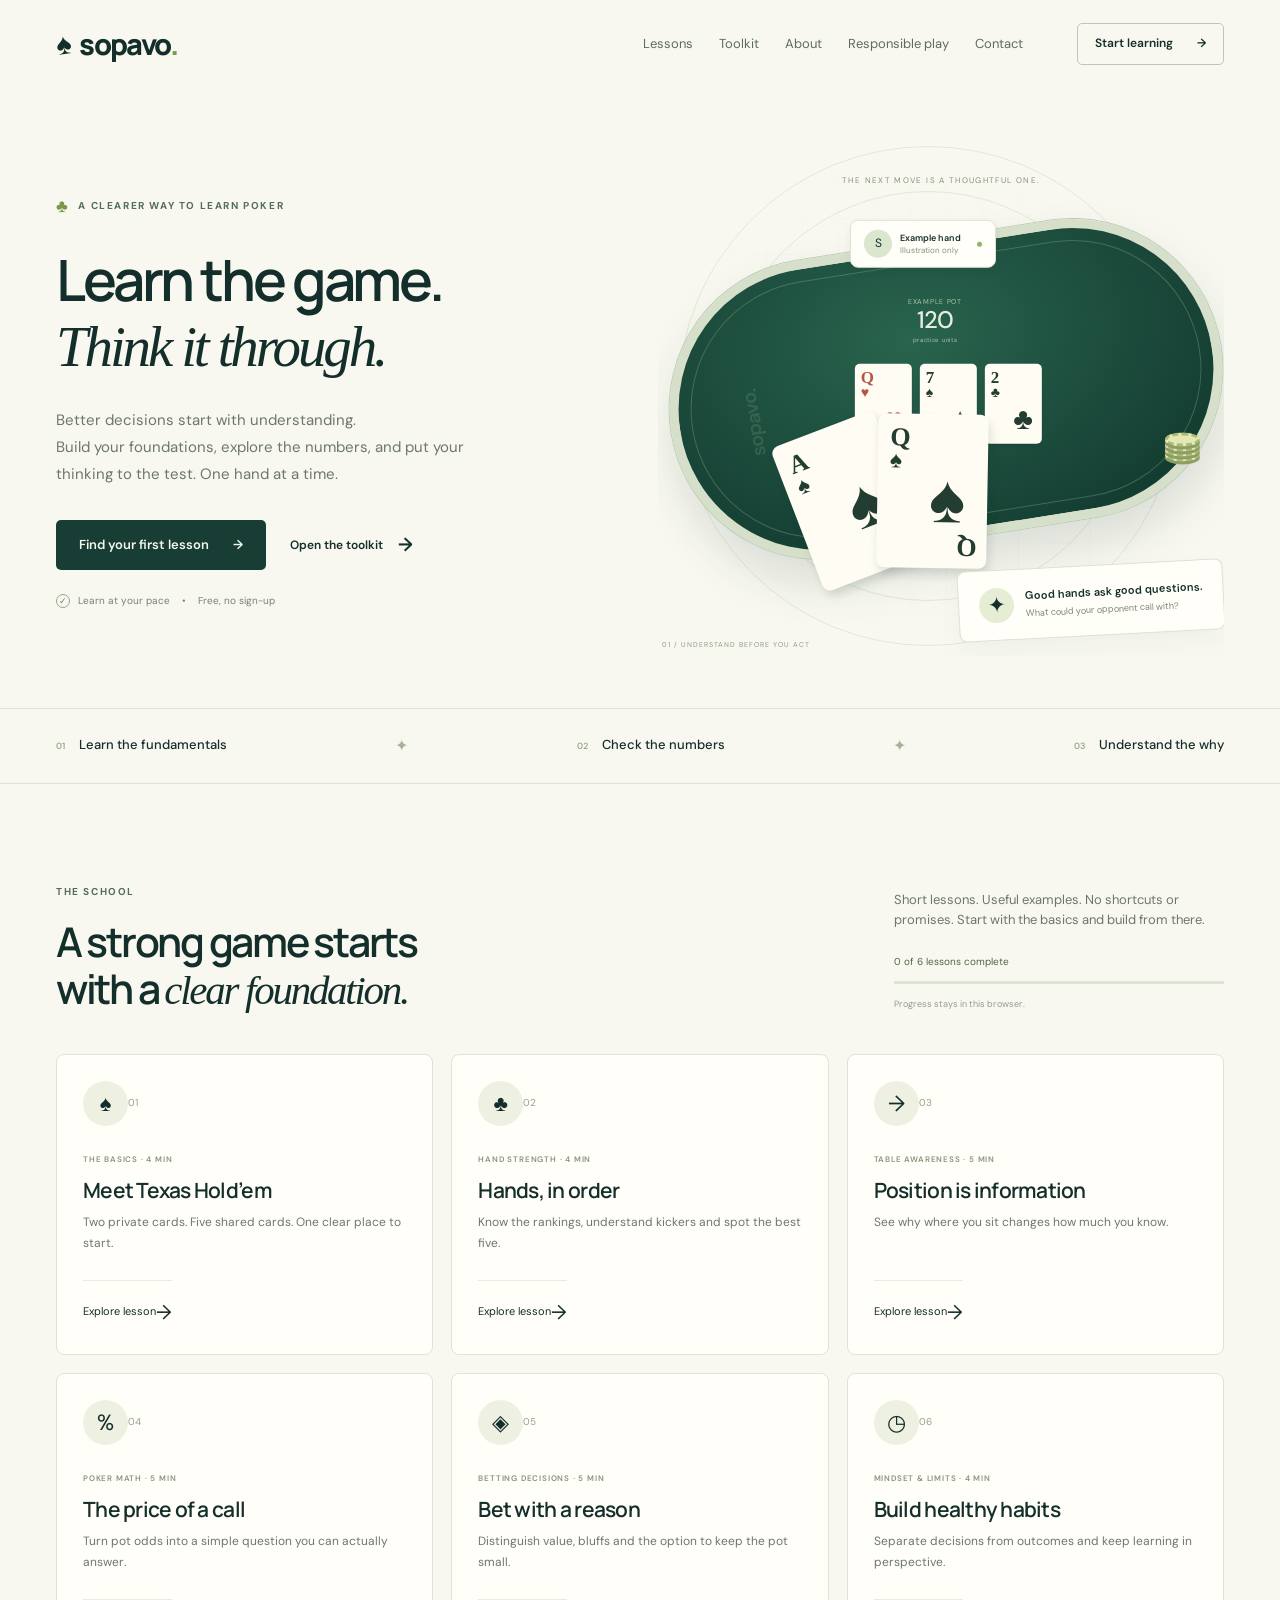
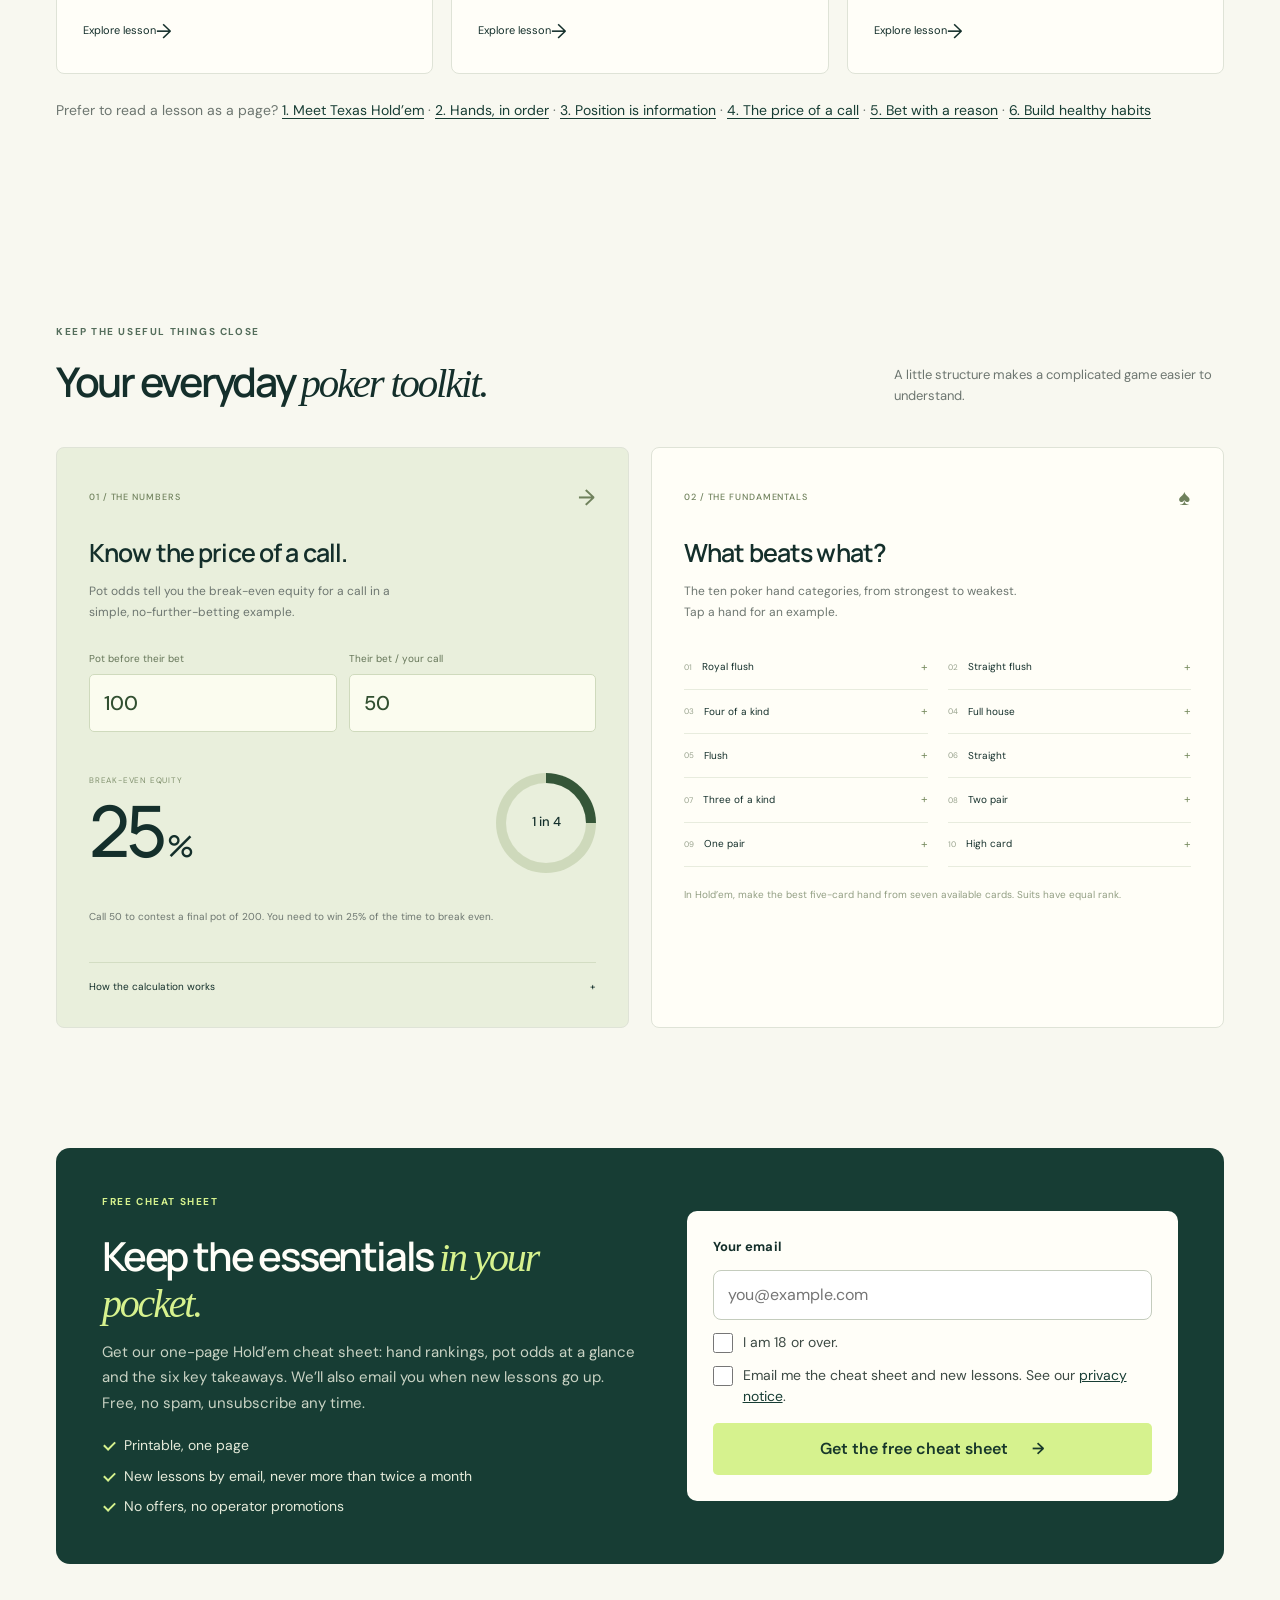
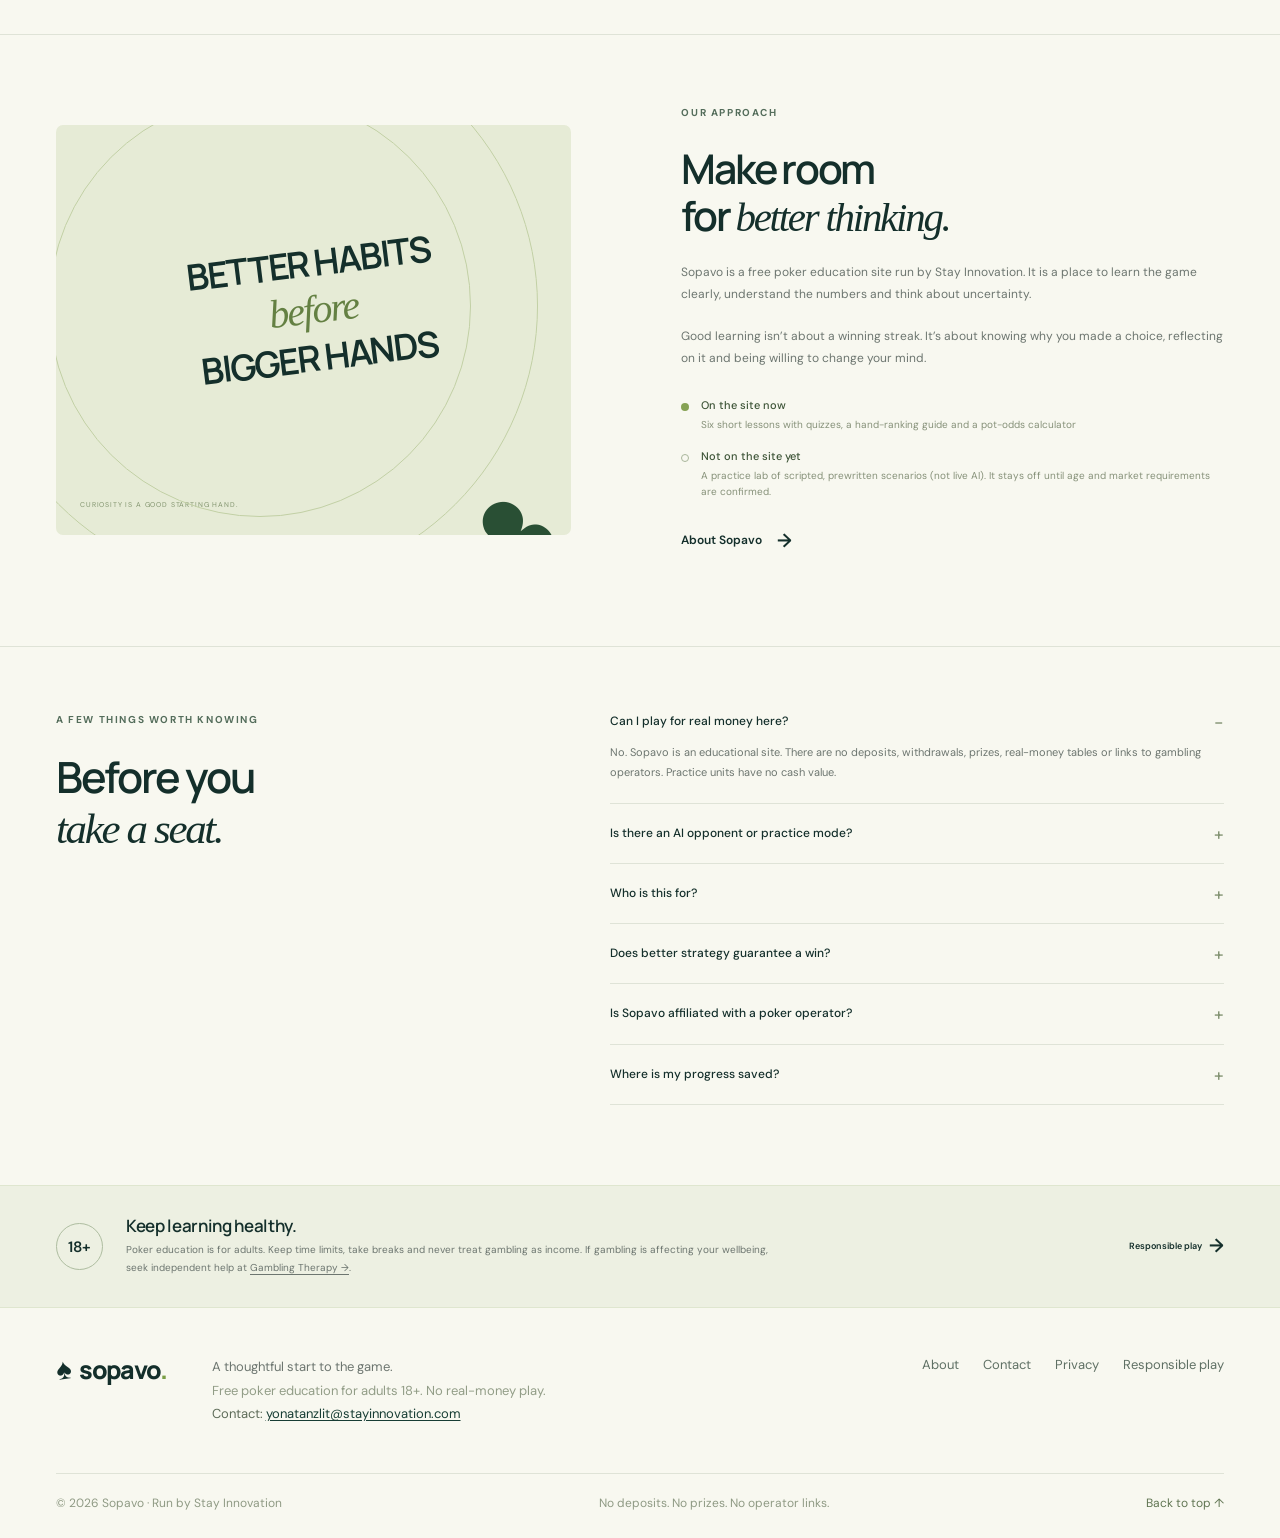
<file: index.html>
<!doctype html>
<html lang="en">
<head>
  <meta charset="utf-8"><meta name="viewport" content="width=device-width, initial-scale=1">
  <meta name="description" content="Free Texas Hold’em lessons for adults: rules, hand rankings, position, pot odds and healthy habits. No sign-up, no real-money play.">
  <meta name="theme-color" content="#132d29">
  <title>Sopavo | Free Texas Hold’em lessons for beginners</title>
  <!--rw:meta-->
  <link rel="canonical" href="https://sopavo.com/">
  <meta property="og:type" content="website"><meta property="og:site_name" content="Sopavo"><meta property="og:title" content="Sopavo | Free Texas Hold’em lessons for beginners"><meta property="og:description" content="Free Texas Hold’em lessons for adults: rules, hand rankings, position, pot odds and healthy habits. No sign-up, no real-money play."><meta property="og:url" content="https://sopavo.com/"><meta property="og:image" content="https://sopavo.com/og.png"><meta name="twitter:card" content="summary_large_image">
  <script type="application/ld+json">{"@context":"https://schema.org","@graph":[{"@type":"WebSite","name":"Sopavo","url":"https://sopavo.com/"},{"@type":"Organization","name":"Sopavo","url":"https://sopavo.com/","email":"yonatanzlit@stayinnovation.com","parentOrganization":{"@type":"Organization","name":"Stay Innovation"}},{"@type":"Course","name":"Texas Hold’em fundamentals","description":"Six free beginner lessons with quizzes.","isAccessibleForFree":true,"provider":{"@type":"Organization","name":"Sopavo","url":"https://sopavo.com/"},"hasCourseInstance":{"@type":"CourseInstance","courseMode":"online","courseWorkload":"PT25M"}}]}</script>
  <!--/rw:meta--><link rel="icon" href="favicon.svg" type="image/svg+xml"><link rel="stylesheet" href="styles.css">
  <script defer src="app.js"></script>
<!--rw:signupjs-->  <script defer src="signup.js"></script>
<!--/rw:signupjs--></head>
<body>
<a class="skip" href="#main">Skip to content</a>

<header class="site-header"><a class="brand" href="index.html" aria-label="Sopavo home"><span class="brand-mark">♠</span>sopavo<span class="brand-dot">.</span></a><nav aria-label="Main navigation"><a href="index.html#learn">Lessons</a><a href="index.html#tools">Toolkit</a><a href="about.html">About</a><a href="responsible-play.html">Responsible play</a><a href="contact.html">Contact</a></nav><a class="button small outline" href="index.html#learn">Start learning <span>→</span></a><button class="menu-toggle" aria-expanded="false" aria-controls="mobile-nav" aria-label="Open navigation">☰</button></header>
<nav class="mobile-nav" id="mobile-nav" aria-label="Mobile navigation" hidden><a href="index.html#learn">Lessons</a><a href="index.html#tools">Toolkit</a><a href="about.html">About</a><a href="responsible-play.html">Responsible play</a><a href="contact.html">Contact</a></nav>
<main id="main">
<section class="hero section-wrap">
  <div class="hero-copy"><div class="eyebrow"><span class="tiny-suit">♣</span> A CLEARER WAY TO LEARN POKER</div><h1>Learn the game.<br><em>Think it through.</em></h1><p class="hero-intro">Better decisions start with understanding.<br class="desktop"> Build your foundations, explore the numbers, and put your thinking to the test. One hand at a time.</p><div class="hero-actions"><a class="button primary" href="index.html#learn">Find your first lesson <span>→</span></a><a class="text-link" href="#tools">Open the toolkit <span>→</span></a></div><div class="hero-note"><span class="check-ring">✓</span> Learn at your pace <span class="note-dot">•</span> Free, no sign-up</div></div>
  <div class="hero-art" aria-label="Illustration of a poker decision: ace and queen of spades on a queen-high flop">
    <div class="art-grid"></div><div class="art-orbit orbit-one"></div><div class="art-orbit orbit-two"></div><div class="art-kicker">THE NEXT MOVE IS A THOUGHTFUL ONE.</div>
    <div class="poker-table"><div class="table-line"></div><div class="table-logo">sopavo.</div><div class="opponent"><span>S</span><div>Example hand<small>Illustration only</small></div><i></i></div><div class="pot-label">EXAMPLE POT <strong>120</strong><span>practice units</span></div><div class="board"><div class="playing-card red"><b>Q<small>♥</small></b><span>♥</span></div><div class="playing-card"><b>7<small>♠</small></b><span>♠</span></div><div class="playing-card"><b>2<small>♣</small></b><span>♣</span></div></div><div class="chip-stack"><i></i><i></i><i></i><i></i></div></div>
    <div class="hero-hand"><div class="playing-card large card-left"><b>A<small>♠</small></b><span>♠</span><b class="card-corner">A</b></div><div class="playing-card large card-right"><b>Q<small>♠</small></b><span>♠</span><b class="card-corner">Q</b></div></div>
    <div class="insight-float"><span class="insight-icon">✦</span><div>Good hands ask good questions.<small>What could your opponent call with?</small></div></div><div class="art-caption">01 / UNDERSTAND BEFORE YOU ACT</div>
  </div>
</section>
<div class="principles section-wrap"><div><span>01</span> Learn the fundamentals</div><i>✦</i><div><span>02</span> Check the numbers</div><i>✦</i><div><span>03</span> Understand the why</div></div>
<section id="learn" class="school section-wrap section-space"><div class="section-heading"><div><div class="eyebrow">THE SCHOOL</div><h2>A strong game starts<br>with a <em>clear foundation.</em></h2></div><div class="section-aside"><p>Short lessons. Useful examples. No shortcuts or promises. Start with the basics and build from there.</p><div class="progress-info"><span id="lesson-progress">0 of 6 lessons complete</span><div class="progress-track"><span id="progress-fill"></span></div><small>Progress stays in this browser.</small></div></div></div>
<div class="lesson-grid" id="lesson-grid"></div><!--rw:lessonlinks--><p class="lesson-links">Prefer to read a lesson as a page? <a href="lessons/meet-texas-holdem.html">1. Meet Texas Hold’em</a> · <a href="lessons/hands-in-order.html">2. Hands, in order</a> · <a href="lessons/position-is-information.html">3. Position is information</a> · <a href="lessons/the-price-of-a-call.html">4. The price of a call</a> · <a href="lessons/bet-with-a-reason.html">5. Bet with a reason</a> · <a href="lessons/build-healthy-habits.html">6. Build healthy habits</a></p><!--/rw:lessonlinks-->
</section>

<section id="tools" class="toolkit section-wrap section-space"><div class="section-heading"><div><div class="eyebrow">KEEP THE USEFUL THINGS CLOSE</div><h2>Your everyday <em>poker toolkit.</em></h2></div><p class="section-aside">A little structure makes a complicated game easier to understand.</p></div><div class="tools-grid"><article class="odds-tool"><div class="tool-label"><span>01 / THE NUMBERS</span><span>→</span></div><h3>Know the price of a call.</h3><p>Pot odds tell you the break-even equity for a call in a simple, no-further-betting example.</p><div class="calculator-fields"><label>Pot before their bet<input type="number" id="pot-input" min="0" max="1000000" value="100" inputmode="decimal"></label><label>Their bet / your call<input type="number" id="bet-input" min="1" max="1000000" value="50" inputmode="decimal"></label></div><div class="odds-result"><div><small>BREAK-EVEN EQUITY</small><strong id="equity-result">25<span>%</span></strong></div><div class="odds-visual" id="odds-visual"><span id="odds-ring-text">1 in 4</span></div></div><p id="odds-explanation" class="tool-footnote" aria-live="polite">Call 50 to contest a final pot of 200. You need to win 25% of the time to break even.</p><details><summary>How the calculation works</summary><p>Required equity = call ÷ (pot before the bet + opponent’s bet + your call). This ignores rake, future betting, implied odds and tournament considerations. The percentage is a break-even threshold, not your actual chance of winning.</p></details></article><article class="rank-tool"><div class="tool-label"><span>02 / THE FUNDAMENTALS</span><span>♠</span></div><h3>What beats what?</h3><p>The ten poker hand categories, from strongest to weakest. Tap a hand for an example.</p><div id="ranking-list" class="ranking-list"></div><div class="rank-note">In Hold’em, make the best five-card hand from seven available cards. Suits have equal rank.</div></article></div></section>
<!--rw:signup--><div class="section-wrap section-space-sm" id="signup"><section class="signup" aria-labelledby="su-home"><div class="signup-copy"><div class="eyebrow">FREE CHEAT SHEET</div><h2 id="su-home">Keep the essentials <em>in your pocket.</em></h2><p>Get our one-page Hold’em cheat sheet: hand rankings, pot odds at a glance and the six key takeaways. We’ll also email you when new lessons go up. Free, no spam, unsubscribe any time.</p><ul class="signup-points"><li>Printable, one page</li><li>New lessons by email, never more than twice a month</li><li>No offers, no operator promotions</li></ul></div><form class="signup-form" data-signup="home" novalidate><label class="signup-label" for="email-home">Your email</label><div class="signup-row"><input id="email-home" name="email" type="email" inputmode="email" autocomplete="email" placeholder="you@example.com" required></div><label class="check"><input type="checkbox" name="adult" required> <span>I am 18 or over.</span></label><label class="check"><input type="checkbox" name="consent" required> <span>Email me the cheat sheet and new lessons. See our <a href="privacy.html">privacy notice</a>.</span></label><button class="button primary signup-submit" type="submit">Get the free cheat sheet <span>→</span></button><input class="hp" name="company" tabindex="-1" autocomplete="off" aria-hidden="true"><p class="signup-status" role="status" hidden></p></form></section></div><!--/rw:signup--><section class="approach-section section-wrap section-space" id="about"><div class="approach-visual"><div class="approach-badge">BETTER HABITS<br><span>before</span><br>BIGGER HANDS</div><div class="suit-wheel">♣</div><span class="approach-caption">CURIOSITY IS A GOOD STARTING HAND.</span></div><div class="approach-copy"><div class="eyebrow">OUR APPROACH</div><h2>Make room<br>for <em>better thinking.</em></h2><p>Sopavo is a free poker education site run by Stay Innovation. It is a place to learn the game clearly, understand the numbers and think about uncertainty.</p><p>Good learning isn’t about a winning streak. It’s about knowing why you made a choice, reflecting on it and being willing to change your mind.</p><div class="roadmap"><div><span class="roadmap-dot ready"></span><p><strong>On the site now</strong><small>Six short lessons with quizzes, a hand-ranking guide and a pot-odds calculator</small></p></div><div><span class="roadmap-dot"></span><p><strong>Not on the site yet</strong><small>A practice lab of scripted, prewritten scenarios (not live AI). It stays off until age and market requirements are confirmed.</small></p></div></div><a class="text-link" href="about.html">About Sopavo <span>→</span></a></div></section>
<section class="faq-section section-wrap section-space"><div><div class="eyebrow">A FEW THINGS WORTH KNOWING</div><h2>Before you<br><em>take a seat.</em></h2></div><div class="faqs"><details open><summary>Can I play for real money here?</summary><p>No. Sopavo is an educational site. There are no deposits, withdrawals, prizes, real-money tables or links to gambling operators. Practice units have no cash value.</p></details><details><summary>Is there an AI opponent or practice mode?</summary><p>No. There is no AI opponent on Sopavo. We have built a small practice lab of scripted scenarios with prewritten feedback, but it is not on the public site while we confirm the applicable age and market requirements.</p></details><details><summary>Who is this for?</summary><p>Adults aged 18 or over who want to understand Texas Hold’em fundamentals. The site teaches the game and has no gambling of any kind. It does not verify age, so please do not use it if you are under 18.</p></details><details><summary>Does better strategy guarantee a win?</summary><p>No. Poker involves chance, incomplete information and risk. Educational examples simplify real decisions. A correct decision can still lose, and no strategy guarantees profit.</p></details><details><summary>Is Sopavo affiliated with a poker operator?</summary><p>No. Sopavo is independent. It is not affiliated with, endorsed by or approved by any poker or gambling operator, and it has no affiliate links. If that ever changes, we will say so clearly next to the content concerned.</p></details><details><summary>Where is my progress saved?</summary><p>Lesson completions and practice results are saved in this browser’s local storage. There are no user accounts, email sign-ups, cookies or analytics. Clearing browser data removes your progress.</p></details></div></section>
<section class="responsible section-wrap"><div class="age-badge">18+</div><div><h3>Keep learning healthy.</h3><p>Poker education is for adults. Keep time limits, take breaks and never treat gambling as income. If gambling is affecting your wellbeing, seek independent help at <a href="https://www.gamblingtherapy.org/" target="_blank" rel="noopener noreferrer">Gambling Therapy →</a>.</p></div><a class="text-link" href="responsible-play.html">Responsible play <span>→</span></a></section>
</main>
<footer class="section-wrap"><div class="footer-top"><a class="brand" href="index.html"><span class="brand-mark">♠</span>sopavo<span class="brand-dot">.</span></a><p>A thoughtful start to the game.<br><span>Free poker education for adults 18+. No real-money play.</span><br><span class="footer-mail">Contact: <a href="mailto:yonatanzlit@stayinnovation.com">yonatanzlit@stayinnovation.com</a></span></p><div class="footer-links"><a href="about.html">About</a><a href="contact.html">Contact</a><a href="privacy.html">Privacy</a><a href="responsible-play.html">Responsible play</a></div></div><div class="footer-bottom"><span>© <span id="copyright-year">2026</span> Sopavo · Run by Stay Innovation</span><span>No deposits. No prizes. No operator links.</span><a href="#main">Back to top ↑</a></div></footer>
<dialog id="content-dialog"><div class="dialog-top"><span class="brand mini"><span class="brand-mark">♠</span>sopavo.</span><button class="dialog-close" aria-label="Close dialog">✕</button></div><div id="dialog-content"></div></dialog>
<div id="toast" class="toast" role="status" hidden></div>
</body></html>
</file>
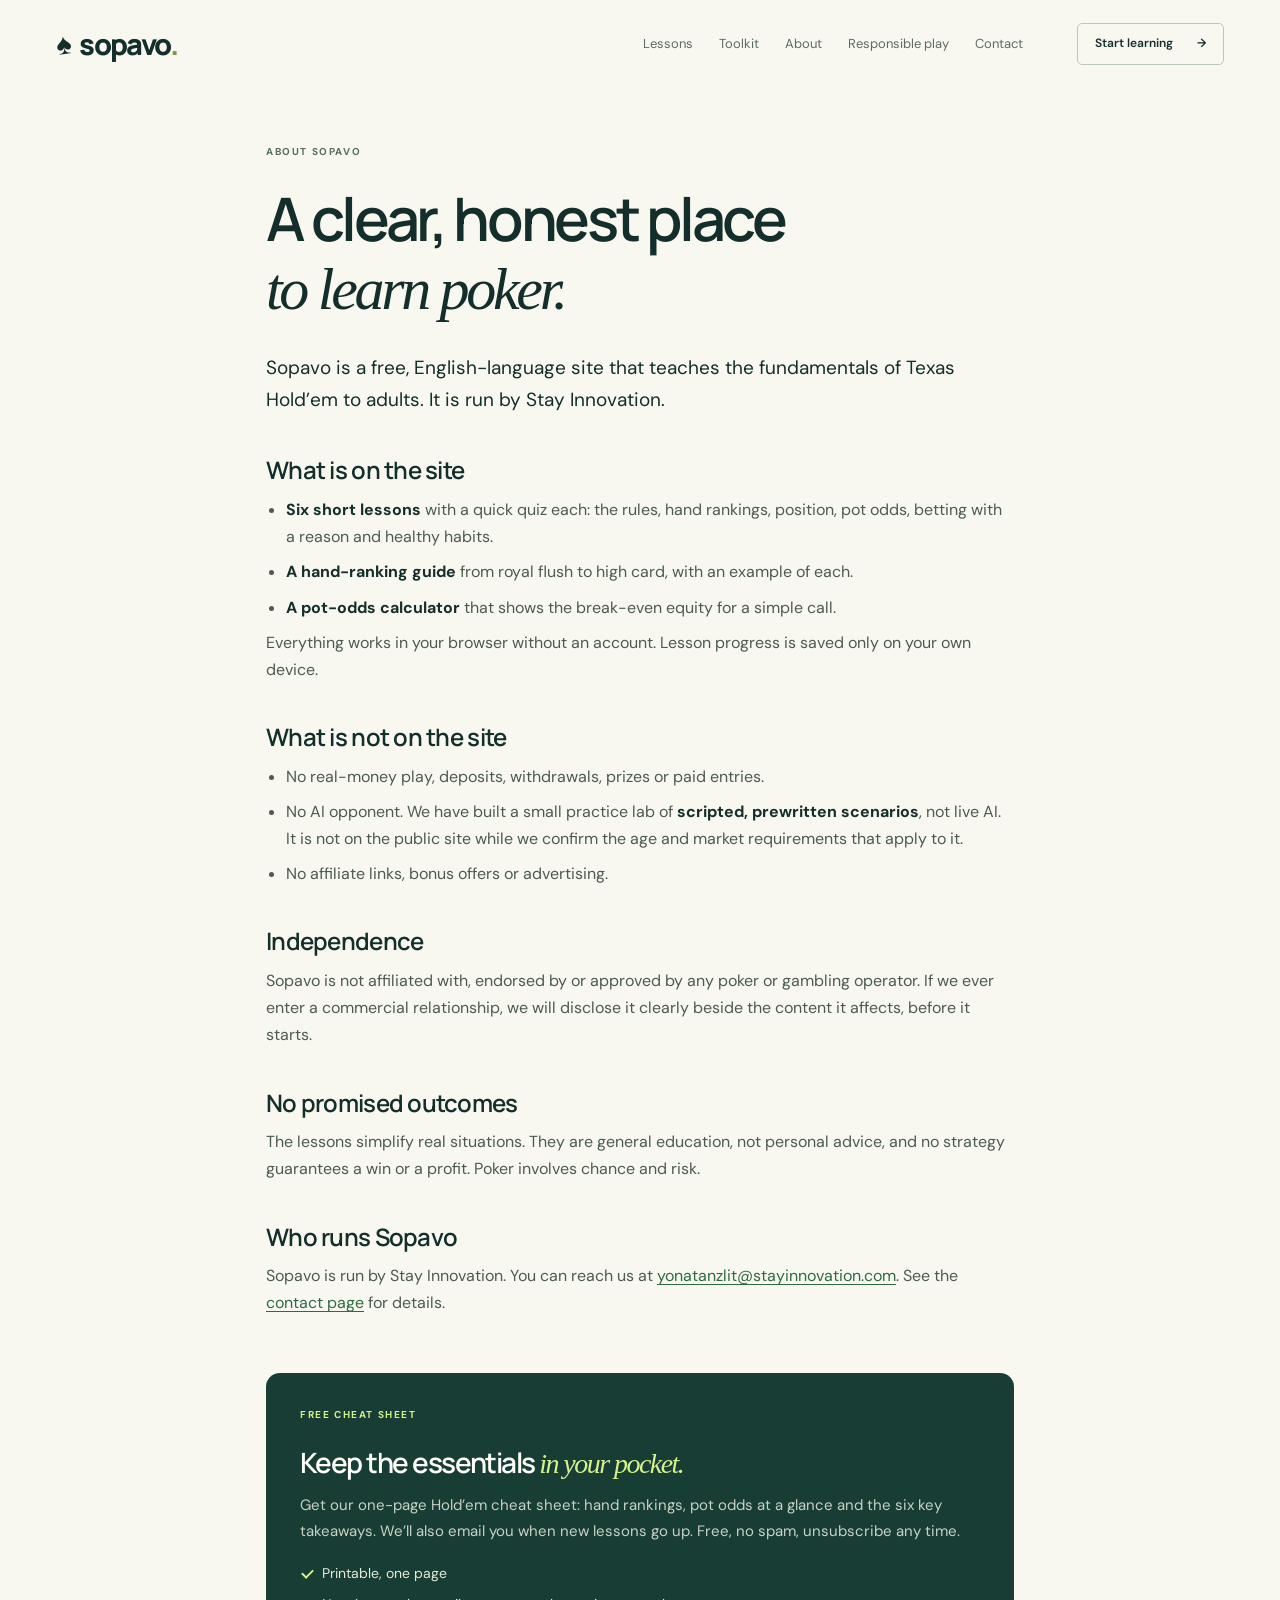
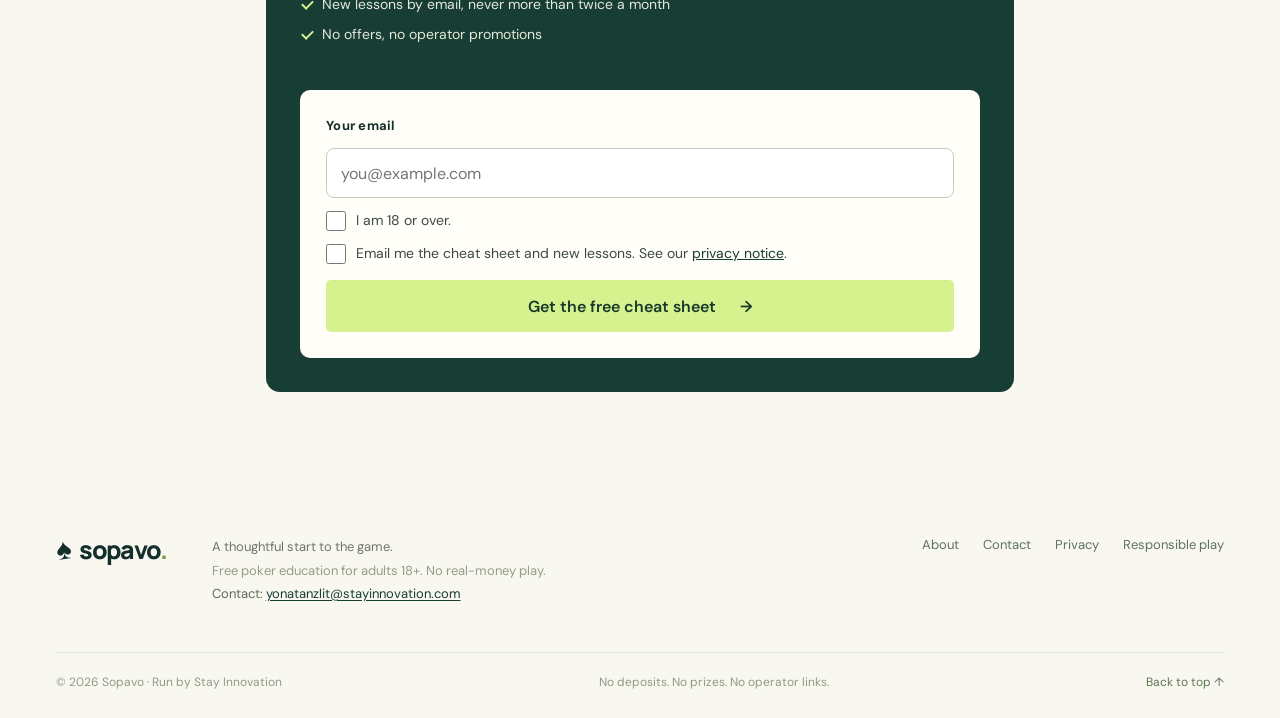
<file: about.html>
<!doctype html>
<html lang="en">
<head>
  <meta charset="utf-8"><meta name="viewport" content="width=device-width, initial-scale=1">
  <meta name="description" content="What Sopavo is, who runs it and what the site does and does not do.">
  <meta name="theme-color" content="#132d29">
  <title>About | Sopavo</title>
  <!--rw:meta-->
  <link rel="canonical" href="https://sopavo.com/about.html">
  <meta property="og:type" content="website"><meta property="og:site_name" content="Sopavo"><meta property="og:title" content="About | Sopavo"><meta property="og:description" content="What Sopavo is, who runs it and what the site does and does not do."><meta property="og:url" content="https://sopavo.com/about.html"><meta property="og:image" content="https://sopavo.com/og.png"><meta name="twitter:card" content="summary_large_image">
  <!--/rw:meta--><link rel="icon" href="favicon.svg" type="image/svg+xml"><link rel="stylesheet" href="styles.css">
  <script defer src="site.js"></script>
<!--rw:signupjs-->  <script defer src="signup.js"></script>
<!--/rw:signupjs--></head>
<body>
<a class="skip" href="#main">Skip to content</a>

<header class="site-header"><a class="brand" href="index.html" aria-label="Sopavo home"><span class="brand-mark">♠</span>sopavo<span class="brand-dot">.</span></a><nav aria-label="Main navigation"><a href="index.html#learn">Lessons</a><a href="index.html#tools">Toolkit</a><a href="about.html">About</a><a href="responsible-play.html">Responsible play</a><a href="contact.html">Contact</a></nav><a class="button small outline" href="index.html#learn">Start learning <span>→</span></a><button class="menu-toggle" aria-expanded="false" aria-controls="mobile-nav" aria-label="Open navigation">☰</button></header>
<nav class="mobile-nav" id="mobile-nav" aria-label="Mobile navigation" hidden><a href="index.html#learn">Lessons</a><a href="index.html#tools">Toolkit</a><a href="about.html">About</a><a href="responsible-play.html">Responsible play</a><a href="contact.html">Contact</a></nav>
<main id="main" class="page section-wrap"><div class="eyebrow">ABOUT SOPAVO</div><h1 class="page-title">A clear, honest place<br><em>to learn poker.</em></h1><div class="page-body">
<p class="lead">Sopavo is a free, English-language site that teaches the fundamentals of Texas Hold’em to adults. It is run by Stay Innovation.</p>
<h2>What is on the site</h2><ul>
<li><strong>Six short lessons</strong> with a quick quiz each: the rules, hand rankings, position, pot odds, betting with a reason and healthy habits.</li>
<li><strong>A hand-ranking guide</strong> from royal flush to high card, with an example of each.</li>
<li><strong>A pot-odds calculator</strong> that shows the break-even equity for a simple call.</li></ul>
<p>Everything works in your browser without an account. Lesson progress is saved only on your own device.</p>
<h2>What is not on the site</h2><ul>
<li>No real-money play, deposits, withdrawals, prizes or paid entries.</li>
<li>No AI opponent. We have built a small practice lab of <strong>scripted, prewritten scenarios</strong>, not live AI. It is not on the public site while we confirm the age and market requirements that apply to it.</li>
<li>No affiliate links, bonus offers or advertising.</li></ul>
<h2>Independence</h2><p>Sopavo is not affiliated with, endorsed by or approved by any poker or gambling operator. If we ever enter a commercial relationship, we will disclose it clearly beside the content it affects, before it starts.</p>
<h2>No promised outcomes</h2><p>The lessons simplify real situations. They are general education, not personal advice, and no strategy guarantees a win or a profit. Poker involves chance and risk.</p>
<h2>Who runs Sopavo</h2><p>Sopavo is run by Stay Innovation. You can reach us at <a href="mailto:yonatanzlit@stayinnovation.com">yonatanzlit@stayinnovation.com</a>. See the <a href="contact.html">contact page</a> for details.</p></div><!--rw:signup--><section class="signup compact" aria-labelledby="su-about"><div class="signup-copy"><div class="eyebrow">FREE CHEAT SHEET</div><h2 id="su-about">Keep the essentials <em>in your pocket.</em></h2><p>Get our one-page Hold’em cheat sheet: hand rankings, pot odds at a glance and the six key takeaways. We’ll also email you when new lessons go up. Free, no spam, unsubscribe any time.</p><ul class="signup-points"><li>Printable, one page</li><li>New lessons by email, never more than twice a month</li><li>No offers, no operator promotions</li></ul></div><form class="signup-form" data-signup="about" novalidate><label class="signup-label" for="email-about">Your email</label><div class="signup-row"><input id="email-about" name="email" type="email" inputmode="email" autocomplete="email" placeholder="you@example.com" required></div><label class="check"><input type="checkbox" name="adult" required> <span>I am 18 or over.</span></label><label class="check"><input type="checkbox" name="consent" required> <span>Email me the cheat sheet and new lessons. See our <a href="privacy.html">privacy notice</a>.</span></label><button class="button primary signup-submit" type="submit">Get the free cheat sheet <span>→</span></button><input class="hp" name="company" tabindex="-1" autocomplete="off" aria-hidden="true"><p class="signup-status" role="status" hidden></p></form></section><!--/rw:signup--></main><footer class="section-wrap"><div class="footer-top"><a class="brand" href="index.html"><span class="brand-mark">♠</span>sopavo<span class="brand-dot">.</span></a><p>A thoughtful start to the game.<br><span>Free poker education for adults 18+. No real-money play.</span><br><span class="footer-mail">Contact: <a href="mailto:yonatanzlit@stayinnovation.com">yonatanzlit@stayinnovation.com</a></span></p><div class="footer-links"><a href="about.html">About</a><a href="contact.html">Contact</a><a href="privacy.html">Privacy</a><a href="responsible-play.html">Responsible play</a></div></div><div class="footer-bottom"><span>© <span id="copyright-year">2026</span> Sopavo · Run by Stay Innovation</span><span>No deposits. No prizes. No operator links.</span><a href="#main">Back to top ↑</a></div></footer></body>
</html>
</file>
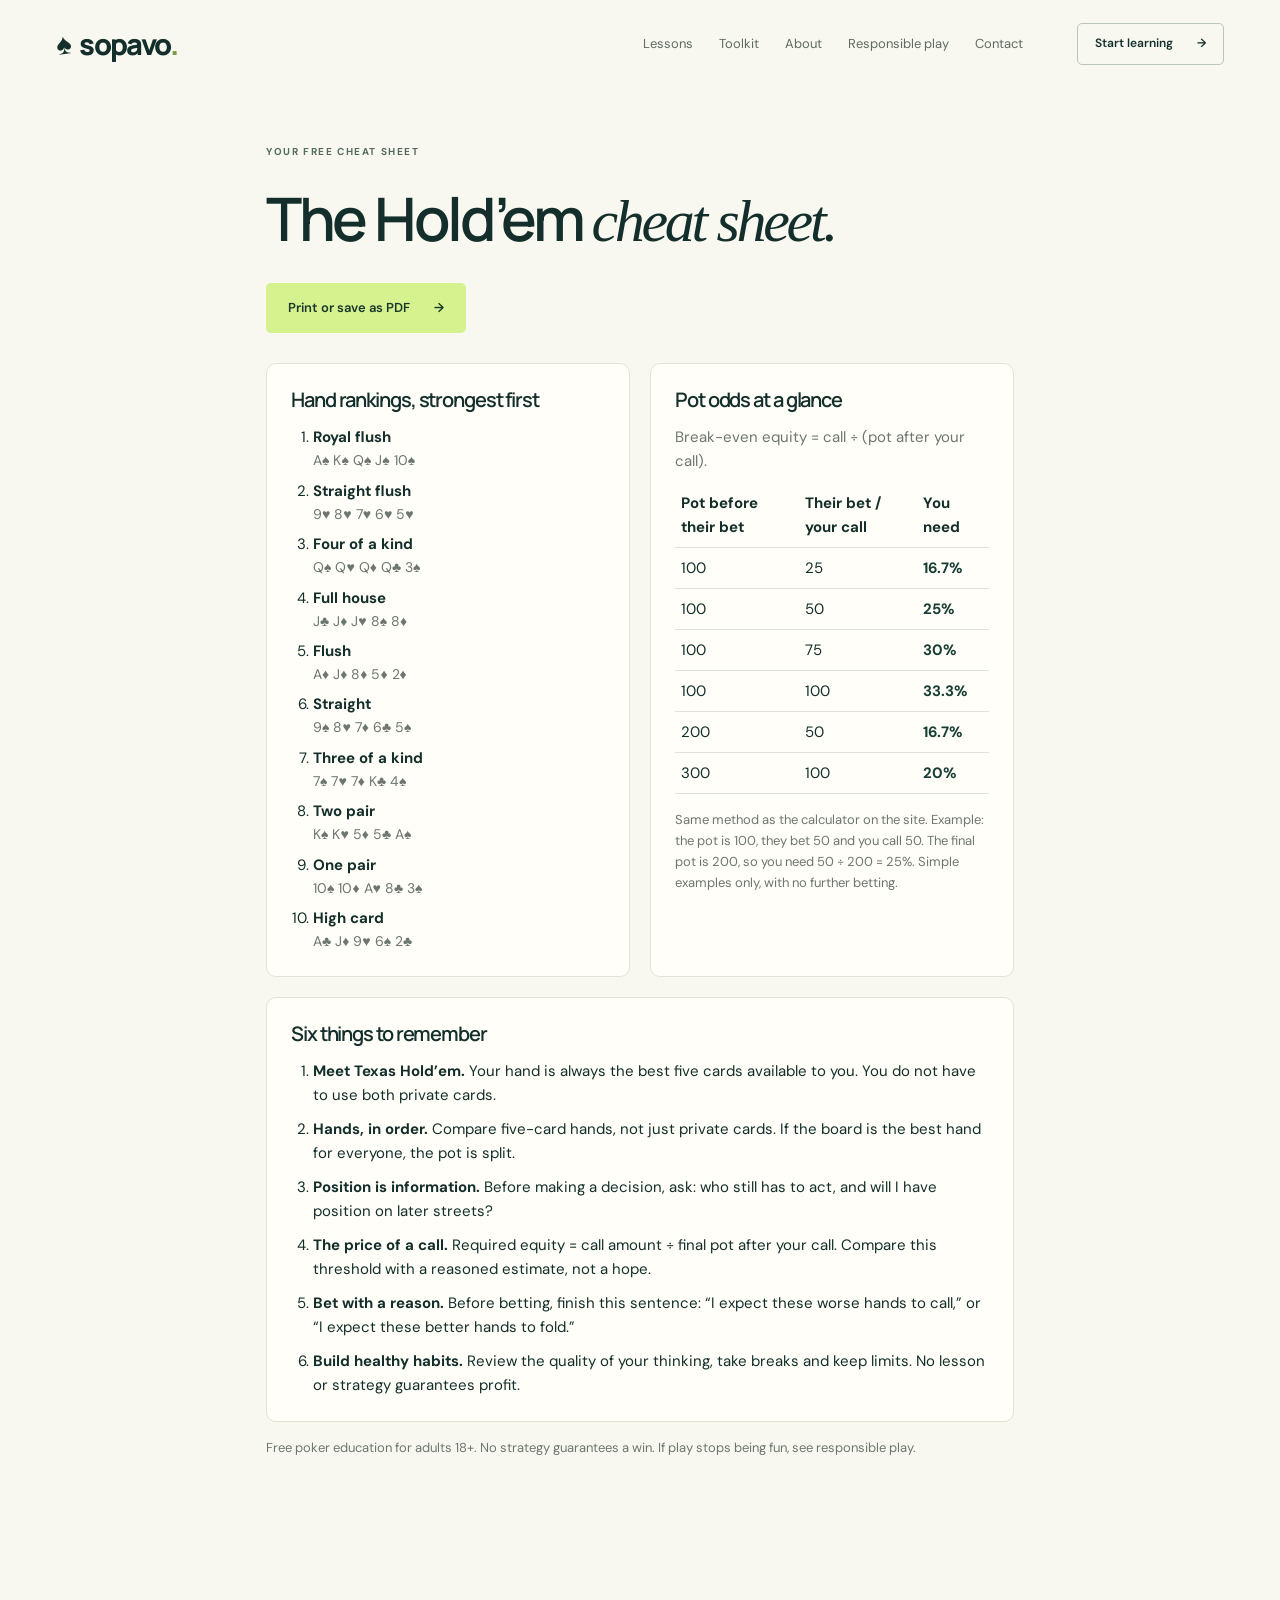
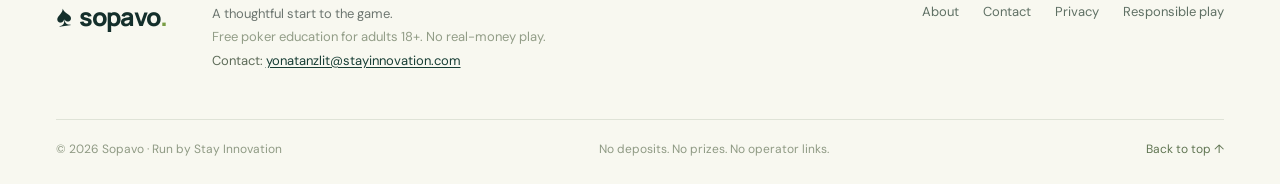
<file: cheat-sheet.html>
<!doctype html>
<html lang="en">
<head>
  <meta charset="utf-8"><meta name="viewport" content="width=device-width, initial-scale=1">
  <meta name="description" content="A one-page Texas Hold’em cheat sheet: hand rankings, pot odds and key takeaways.">
  <meta name="theme-color" content="#132d29">
  <meta name="robots" content="noindex">
  <meta name="rw-base" content="">
  <title>Hold’em cheat sheet | Sopavo</title>
  <link rel="canonical" href="https://sopavo.com/cheat-sheet.html">
  <meta property="og:type" content="website"><meta property="og:site_name" content="Sopavo"><meta property="og:title" content="Hold’em cheat sheet | Sopavo"><meta property="og:description" content="A one-page Texas Hold’em cheat sheet: hand rankings, pot odds and key takeaways."><meta property="og:url" content="https://sopavo.com/cheat-sheet.html"><meta property="og:image" content="https://sopavo.com/og.png"><meta name="twitter:card" content="summary_large_image">
  <link rel="icon" href="favicon.svg" type="image/svg+xml"><link rel="stylesheet" href="styles.css">
  <script defer src="site.js"></script>
</head>
<body>
<a class="skip" href="#main">Skip to content</a>

<header class="site-header"><a class="brand" href="index.html" aria-label="Sopavo home"><span class="brand-mark">♠</span>sopavo<span class="brand-dot">.</span></a><nav aria-label="Main navigation"><a href="index.html#learn">Lessons</a><a href="index.html#tools">Toolkit</a><a href="about.html">About</a><a href="responsible-play.html">Responsible play</a><a href="contact.html">Contact</a></nav><a class="button small outline" href="index.html#learn">Start learning <span>→</span></a><button class="menu-toggle" aria-expanded="false" aria-controls="mobile-nav" aria-label="Open navigation">☰</button></header>
<nav class="mobile-nav" id="mobile-nav" aria-label="Mobile navigation" hidden><a href="index.html#learn">Lessons</a><a href="index.html#tools">Toolkit</a><a href="about.html">About</a><a href="responsible-play.html">Responsible play</a><a href="contact.html">Contact</a></nav>
<main id="main" class="page section-wrap cheat"><div class="eyebrow">YOUR FREE CHEAT SHEET</div><h1 class="page-title">The Hold’em <em>cheat sheet.</em></h1><p class="cheat-actions"><button class="button primary" type="button" onclick="window.print()">Print or save as PDF <span>→</span></button></p>
<div class="cheat-grid"><section><h2>Hand rankings, strongest first</h2><ol class="cheat-ranks"><li><strong>Royal flush</strong><span>A♠ K♠ Q♠ J♠ 10♠</span></li><li><strong>Straight flush</strong><span>9♥ 8♥ 7♥ 6♥ 5♥</span></li><li><strong>Four of a kind</strong><span>Q♠ Q♥ Q♦ Q♣ 3♠</span></li><li><strong>Full house</strong><span>J♣ J♦ J♥ 8♠ 8♦</span></li><li><strong>Flush</strong><span>A♦ J♦ 8♦ 5♦ 2♦</span></li><li><strong>Straight</strong><span>9♠ 8♥ 7♦ 6♣ 5♠</span></li><li><strong>Three of a kind</strong><span>7♠ 7♥ 7♦ K♣ 4♠</span></li><li><strong>Two pair</strong><span>K♠ K♥ 5♦ 5♣ A♠</span></li><li><strong>One pair</strong><span>10♠ 10♦ A♥ 8♣ 3♠</span></li><li><strong>High card</strong><span>A♣ J♦ 9♥ 6♠ 2♣</span></li></ol></section>
<section><h2>Pot odds at a glance</h2><p>Break-even equity = call ÷ (pot after your call).</p><table class="cheat-table"><thead><tr><th>Pot before their bet</th><th>Their bet / your call</th><th>You need</th></tr></thead><tbody><tr><td>100</td><td>25</td><td>16.7%</td></tr><tr><td>100</td><td>50</td><td>25%</td></tr><tr><td>100</td><td>75</td><td>30%</td></tr><tr><td>100</td><td>100</td><td>33.3%</td></tr><tr><td>200</td><td>50</td><td>16.7%</td></tr><tr><td>300</td><td>100</td><td>20%</td></tr></tbody></table><p class="small-note">Same method as the calculator on the site. Example: the pot is 100, they bet 50 and you call 50. The final pot is 200, so you need 50 ÷ 200 = 25%. Simple examples only, with no further betting.</p></section>
<section class="wide"><h2>Six things to remember</h2><ol class="cheat-takeaways"><li><strong>Meet Texas Hold’em.</strong> Your hand is always the best five cards available to you. You do not have to use both private cards.</li><li><strong>Hands, in order.</strong> Compare five-card hands, not just private cards. If the board is the best hand for everyone, the pot is split.</li><li><strong>Position is information.</strong> Before making a decision, ask: who still has to act, and will I have position on later streets?</li><li><strong>The price of a call.</strong> Required equity = call amount ÷ final pot after your call. Compare this threshold with a reasoned estimate, not a hope.</li><li><strong>Bet with a reason.</strong> Before betting, finish this sentence: “I expect these worse hands to call,” or “I expect these better hands to fold.”</li><li><strong>Build healthy habits.</strong> Review the quality of your thinking, take breaks and keep limits. No lesson or strategy guarantees profit.</li></ol></section></div>
<p class="small-note">Free poker education for adults 18+. No strategy guarantees a win. If play stops being fun, see <a href="responsible-play.html">responsible play</a>.</p></main><footer class="section-wrap"><div class="footer-top"><a class="brand" href="index.html"><span class="brand-mark">♠</span>sopavo<span class="brand-dot">.</span></a><p>A thoughtful start to the game.<br><span>Free poker education for adults 18+. No real-money play.</span><br><span class="footer-mail">Contact: <a href="mailto:yonatanzlit@stayinnovation.com">yonatanzlit@stayinnovation.com</a></span></p><div class="footer-links"><a href="about.html">About</a><a href="contact.html">Contact</a><a href="privacy.html">Privacy</a><a href="responsible-play.html">Responsible play</a></div></div><div class="footer-bottom"><span>© <span id="copyright-year">2026</span> Sopavo · Run by Stay Innovation</span><span>No deposits. No prizes. No operator links.</span><a href="#main">Back to top ↑</a></div></footer>
</body>
</html>
</file>
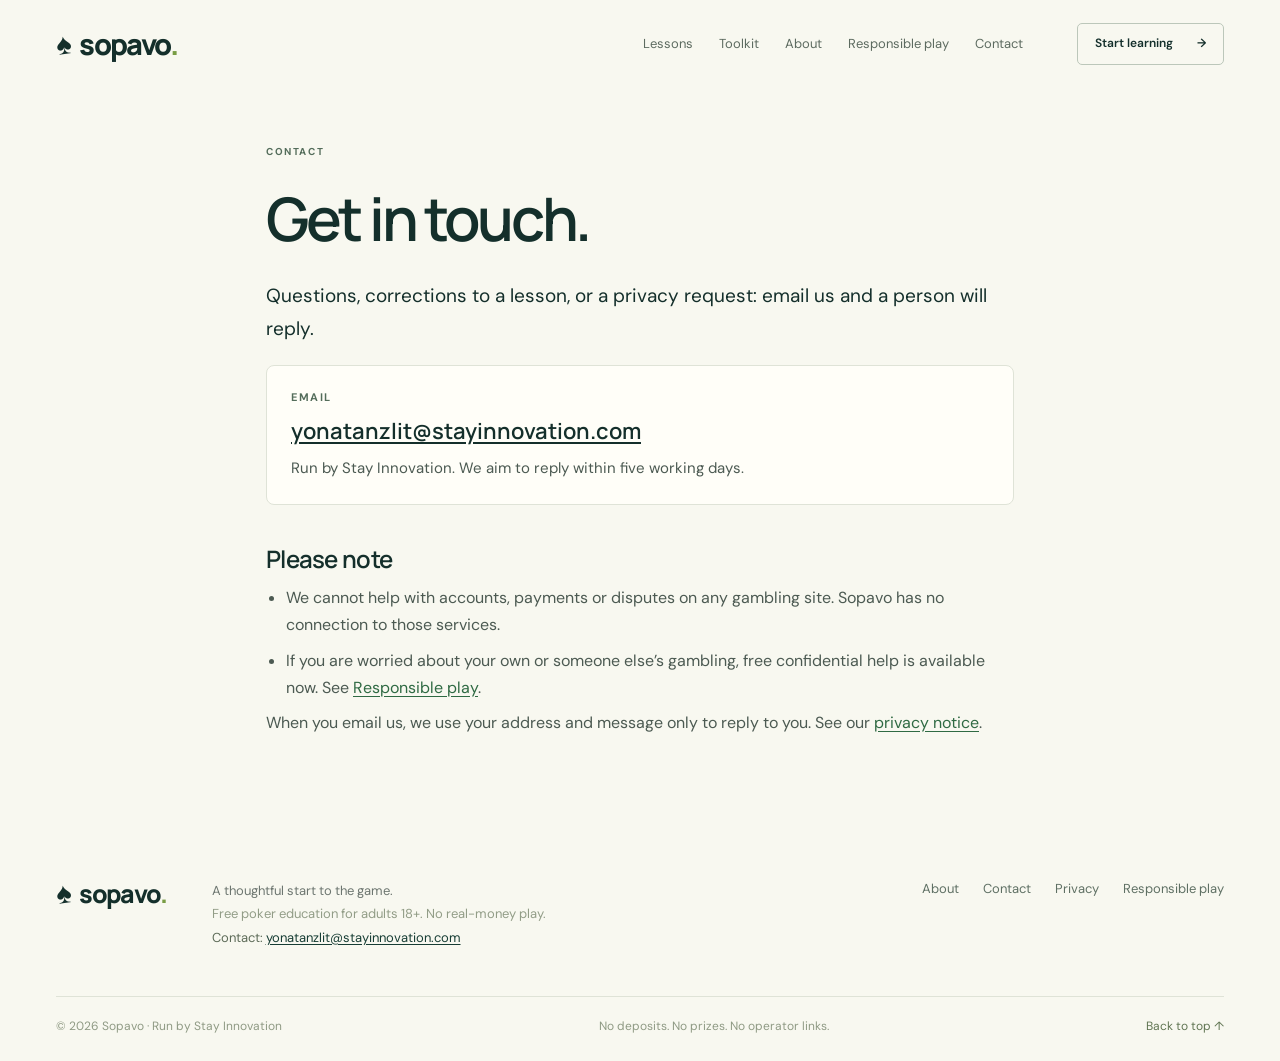
<file: contact.html>
<!doctype html>
<html lang="en">
<head>
  <meta charset="utf-8"><meta name="viewport" content="width=device-width, initial-scale=1">
  <meta name="description" content="Contact Sopavo, the free Texas Hold’em lessons site run by Stay Innovation. Questions, corrections and feedback by email, answered within two working days.">
  <meta name="theme-color" content="#132d29">
  <title>Contact | Sopavo</title>
  <!--rw:meta-->
  <link rel="canonical" href="https://sopavo.com/contact.html">
  <meta property="og:type" content="website"><meta property="og:site_name" content="Sopavo"><meta property="og:title" content="Contact | Sopavo"><meta property="og:description" content="Contact Sopavo, the free Texas Hold’em lessons site run by Stay Innovation. Questions, corrections and feedback by email, answered within two working days."><meta property="og:url" content="https://sopavo.com/contact.html"><meta property="og:image" content="https://sopavo.com/og.png"><meta name="twitter:card" content="summary_large_image">
  <!--/rw:meta--><link rel="icon" href="favicon.svg" type="image/svg+xml"><link rel="stylesheet" href="styles.css">
  <script defer src="site.js"></script>
<!--rw:signupjs-->  <script defer src="signup.js"></script>
<!--/rw:signupjs--></head>
<body>
<a class="skip" href="#main">Skip to content</a>

<header class="site-header"><a class="brand" href="index.html" aria-label="Sopavo home"><span class="brand-mark">♠</span>sopavo<span class="brand-dot">.</span></a><nav aria-label="Main navigation"><a href="index.html#learn">Lessons</a><a href="index.html#tools">Toolkit</a><a href="about.html">About</a><a href="responsible-play.html">Responsible play</a><a href="contact.html">Contact</a></nav><a class="button small outline" href="index.html#learn">Start learning <span>→</span></a><button class="menu-toggle" aria-expanded="false" aria-controls="mobile-nav" aria-label="Open navigation">☰</button></header>
<nav class="mobile-nav" id="mobile-nav" aria-label="Mobile navigation" hidden><a href="index.html#learn">Lessons</a><a href="index.html#tools">Toolkit</a><a href="about.html">About</a><a href="responsible-play.html">Responsible play</a><a href="contact.html">Contact</a></nav>
<main id="main" class="page section-wrap"><div class="eyebrow">CONTACT</div><h1 class="page-title">Get in touch.</h1><div class="page-body">
<p class="lead">Questions, corrections to a lesson, or a privacy request: email us and a person will reply.</p>
<div class="contact-card"><small>EMAIL</small><a href="mailto:yonatanzlit@stayinnovation.com">yonatanzlit@stayinnovation.com</a><p>Run by Stay Innovation. We aim to reply within five working days.</p></div>
<h2>Please note</h2><ul>
<li>We cannot help with accounts, payments or disputes on any gambling site. Sopavo has no connection to those services.</li>
<li>If you are worried about your own or someone else’s gambling, free confidential help is available now. See <a href="responsible-play.html">Responsible play</a>.</li></ul>
<p>When you email us, we use your address and message only to reply to you. See our <a href="privacy.html">privacy notice</a>.</p></div></main><footer class="section-wrap"><div class="footer-top"><a class="brand" href="index.html"><span class="brand-mark">♠</span>sopavo<span class="brand-dot">.</span></a><p>A thoughtful start to the game.<br><span>Free poker education for adults 18+. No real-money play.</span><br><span class="footer-mail">Contact: <a href="mailto:yonatanzlit@stayinnovation.com">yonatanzlit@stayinnovation.com</a></span></p><div class="footer-links"><a href="about.html">About</a><a href="contact.html">Contact</a><a href="privacy.html">Privacy</a><a href="responsible-play.html">Responsible play</a></div></div><div class="footer-bottom"><span>© <span id="copyright-year">2026</span> Sopavo · Run by Stay Innovation</span><span>No deposits. No prizes. No operator links.</span><a href="#main">Back to top ↑</a></div></footer></body>
</html>
</file>
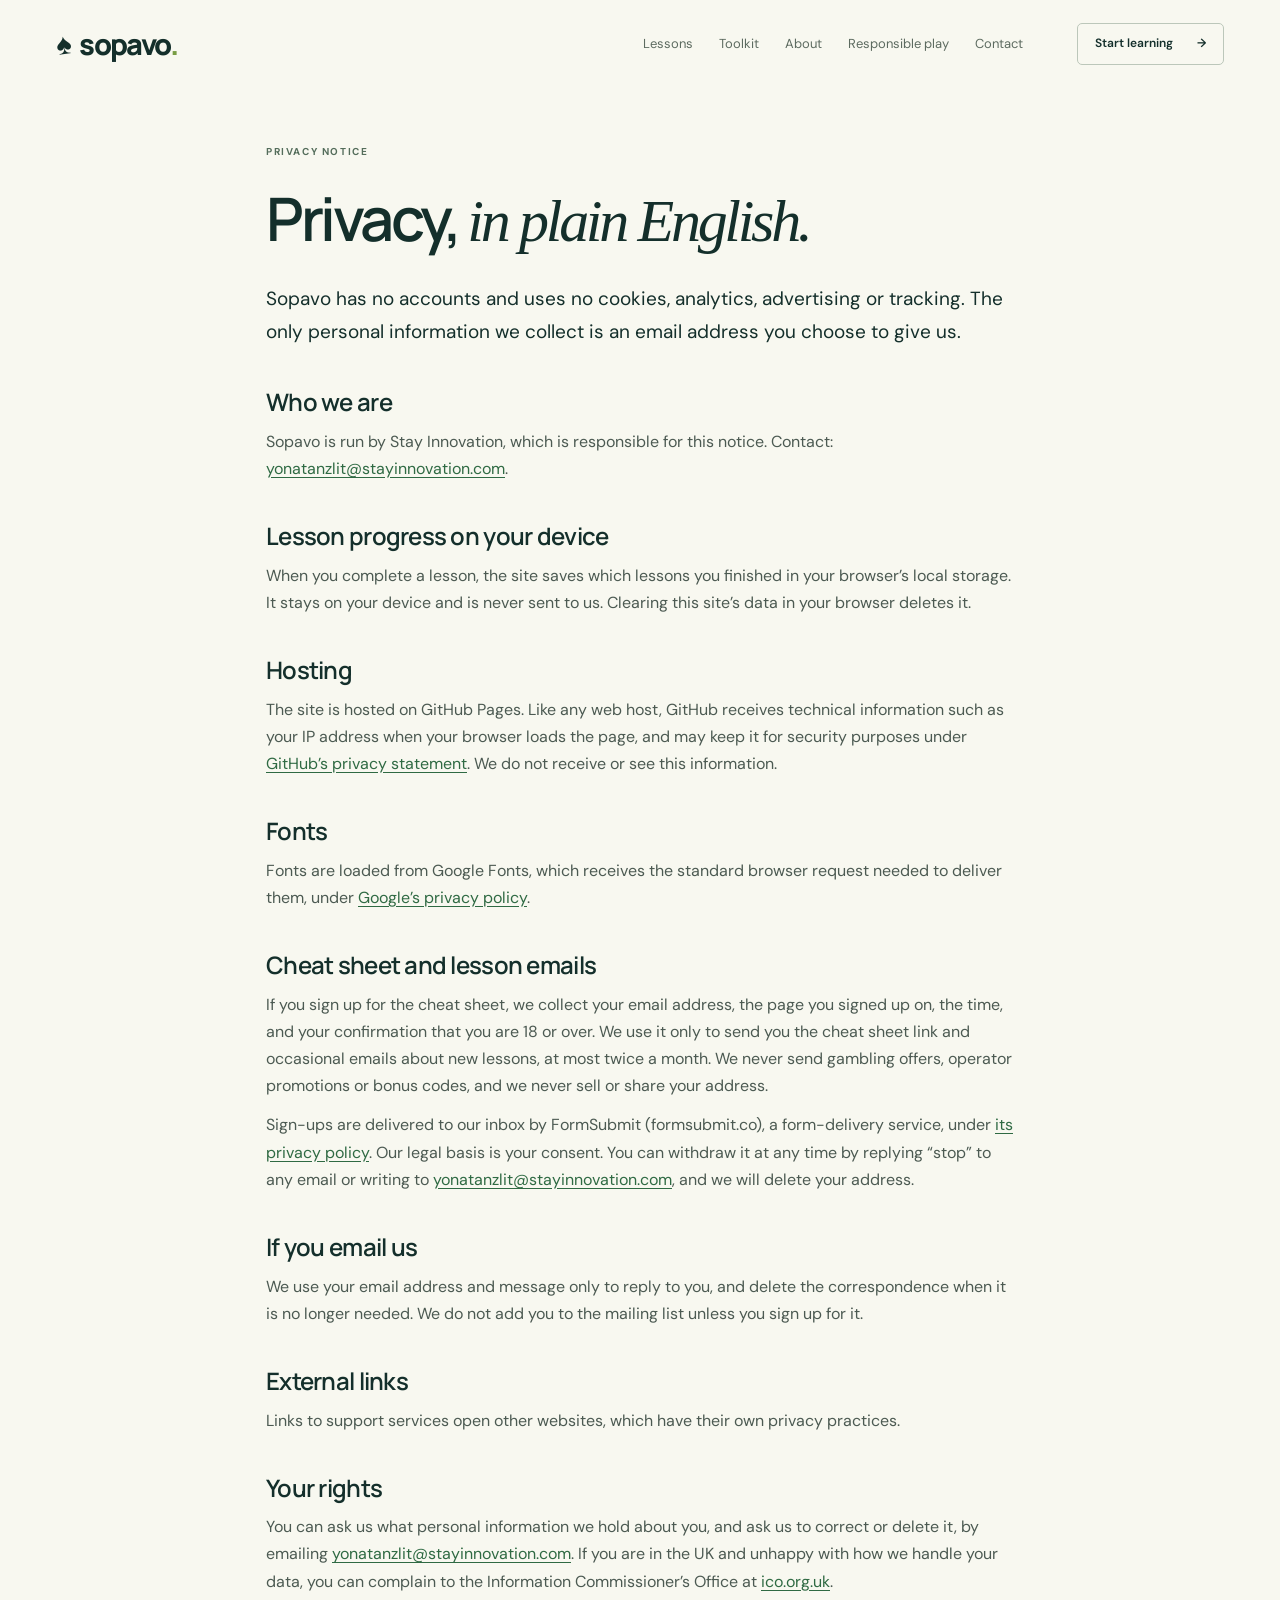
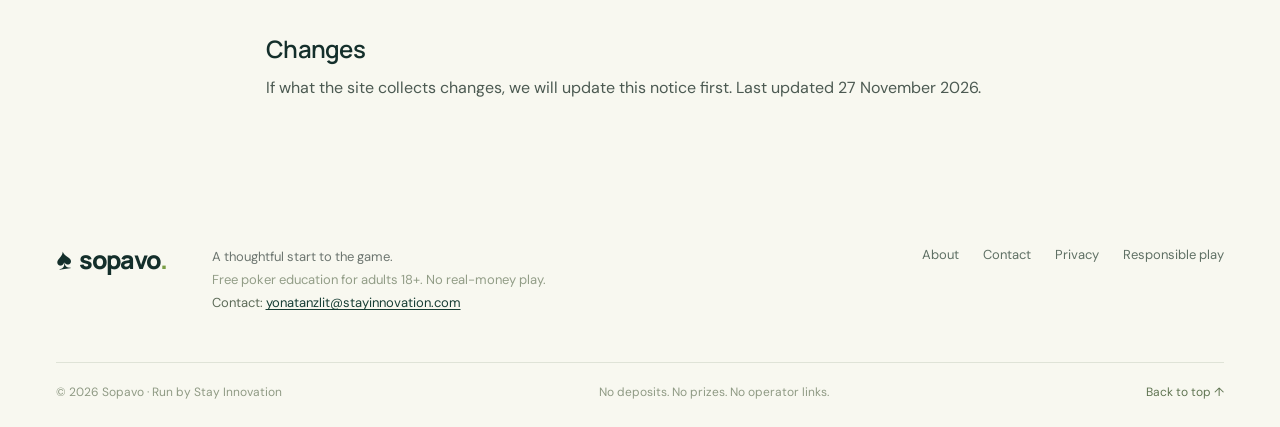
<file: privacy.html>
<!doctype html>
<html lang="en">
<head>
  <meta charset="utf-8"><meta name="viewport" content="width=device-width, initial-scale=1">
  <meta name="description" content="What information Sopavo collects and how it is used.">
  <meta name="theme-color" content="#132d29">
  <title>Privacy | Sopavo</title>
  <!--rw:meta-->
  <link rel="canonical" href="https://sopavo.com/privacy.html">
  <meta property="og:type" content="website"><meta property="og:site_name" content="Sopavo"><meta property="og:title" content="Privacy | Sopavo"><meta property="og:description" content="What information Sopavo collects and how it is used."><meta property="og:url" content="https://sopavo.com/privacy.html"><meta property="og:image" content="https://sopavo.com/og.png"><meta name="twitter:card" content="summary_large_image">
  <!--/rw:meta--><link rel="icon" href="favicon.svg" type="image/svg+xml"><link rel="stylesheet" href="styles.css">
  <script defer src="site.js"></script>
<!--rw:signupjs-->  <script defer src="signup.js"></script>
<!--/rw:signupjs--></head>
<body>
<a class="skip" href="#main">Skip to content</a>

<header class="site-header"><a class="brand" href="index.html" aria-label="Sopavo home"><span class="brand-mark">♠</span>sopavo<span class="brand-dot">.</span></a><nav aria-label="Main navigation"><a href="index.html#learn">Lessons</a><a href="index.html#tools">Toolkit</a><a href="about.html">About</a><a href="responsible-play.html">Responsible play</a><a href="contact.html">Contact</a></nav><a class="button small outline" href="index.html#learn">Start learning <span>→</span></a><button class="menu-toggle" aria-expanded="false" aria-controls="mobile-nav" aria-label="Open navigation">☰</button></header>
<nav class="mobile-nav" id="mobile-nav" aria-label="Mobile navigation" hidden><a href="index.html#learn">Lessons</a><a href="index.html#tools">Toolkit</a><a href="about.html">About</a><a href="responsible-play.html">Responsible play</a><a href="contact.html">Contact</a></nav>
<main id="main" class="page section-wrap"><div class="eyebrow">PRIVACY NOTICE</div><h1 class="page-title">Privacy, <em>in plain English.</em></h1><div class="page-body">
<p class="lead">Sopavo has no accounts and uses no cookies, analytics, advertising or tracking. The only personal information we collect is an email address you choose to give us.</p>
<h2>Who we are</h2><p>Sopavo is run by Stay Innovation, which is responsible for this notice. Contact: <a href="mailto:yonatanzlit@stayinnovation.com">yonatanzlit@stayinnovation.com</a>.</p>
<h2>Lesson progress on your device</h2><p>When you complete a lesson, the site saves which lessons you finished in your browser’s local storage. It stays on your device and is never sent to us. Clearing this site’s data in your browser deletes it.</p>
<h2>Hosting</h2><p>The site is hosted on GitHub Pages. Like any web host, GitHub receives technical information such as your IP address when your browser loads the page, and may keep it for security purposes under <a href="https://docs.github.com/en/site-policy/privacy-policies/github-general-privacy-statement" target="_blank" rel="noopener noreferrer">GitHub’s privacy statement</a>. We do not receive or see this information.</p>
<h2>Fonts</h2><p>Fonts are loaded from Google Fonts, which receives the standard browser request needed to deliver them, under <a href="https://policies.google.com/privacy" target="_blank" rel="noopener noreferrer">Google’s privacy policy</a>.</p>
<!--rw:list--><h2>Cheat sheet and lesson emails</h2><p>If you sign up for the cheat sheet, we collect your email address, the page you signed up on, the time, and your confirmation that you are 18 or over. We use it only to send you the cheat sheet link and occasional emails about new lessons, at most twice a month. We never send gambling offers, operator promotions or bonus codes, and we never sell or share your address.</p><p>Sign-ups are delivered to our inbox by FormSubmit (formsubmit.co), a form-delivery service, under <a href="https://formsubmit.co/privacy.pdf">its privacy policy</a>. Our legal basis is your consent. You can withdraw it at any time by replying “stop” to any email or writing to <a href="mailto:yonatanzlit@stayinnovation.com">yonatanzlit@stayinnovation.com</a>, and we will delete your address.</p><!--/rw:list--><h2>If you email us</h2><p>We use your email address and message only to reply to you, and delete the correspondence when it is no longer needed. We do not add you to the mailing list unless you sign up for it.</p>
<h2>External links</h2><p>Links to support services open other websites, which have their own privacy practices.</p>
<h2>Your rights</h2><p>You can ask us what personal information we hold about you, and ask us to correct or delete it, by emailing <a href="mailto:yonatanzlit@stayinnovation.com">yonatanzlit@stayinnovation.com</a>. If you are in the UK and unhappy with how we handle your data, you can complain to the Information Commissioner’s Office at <a href="https://ico.org.uk/" target="_blank" rel="noopener noreferrer">ico.org.uk</a>.</p>
<h2>Changes</h2><p>If what the site collects changes, we will update this notice first. Last updated 27 November 2026.</p></div></main><footer class="section-wrap"><div class="footer-top"><a class="brand" href="index.html"><span class="brand-mark">♠</span>sopavo<span class="brand-dot">.</span></a><p>A thoughtful start to the game.<br><span>Free poker education for adults 18+. No real-money play.</span><br><span class="footer-mail">Contact: <a href="mailto:yonatanzlit@stayinnovation.com">yonatanzlit@stayinnovation.com</a></span></p><div class="footer-links"><a href="about.html">About</a><a href="contact.html">Contact</a><a href="privacy.html">Privacy</a><a href="responsible-play.html">Responsible play</a></div></div><div class="footer-bottom"><span>© <span id="copyright-year">2026</span> Sopavo · Run by Stay Innovation</span><span>No deposits. No prizes. No operator links.</span><a href="#main">Back to top ↑</a></div></footer></body>
</html>
</file>
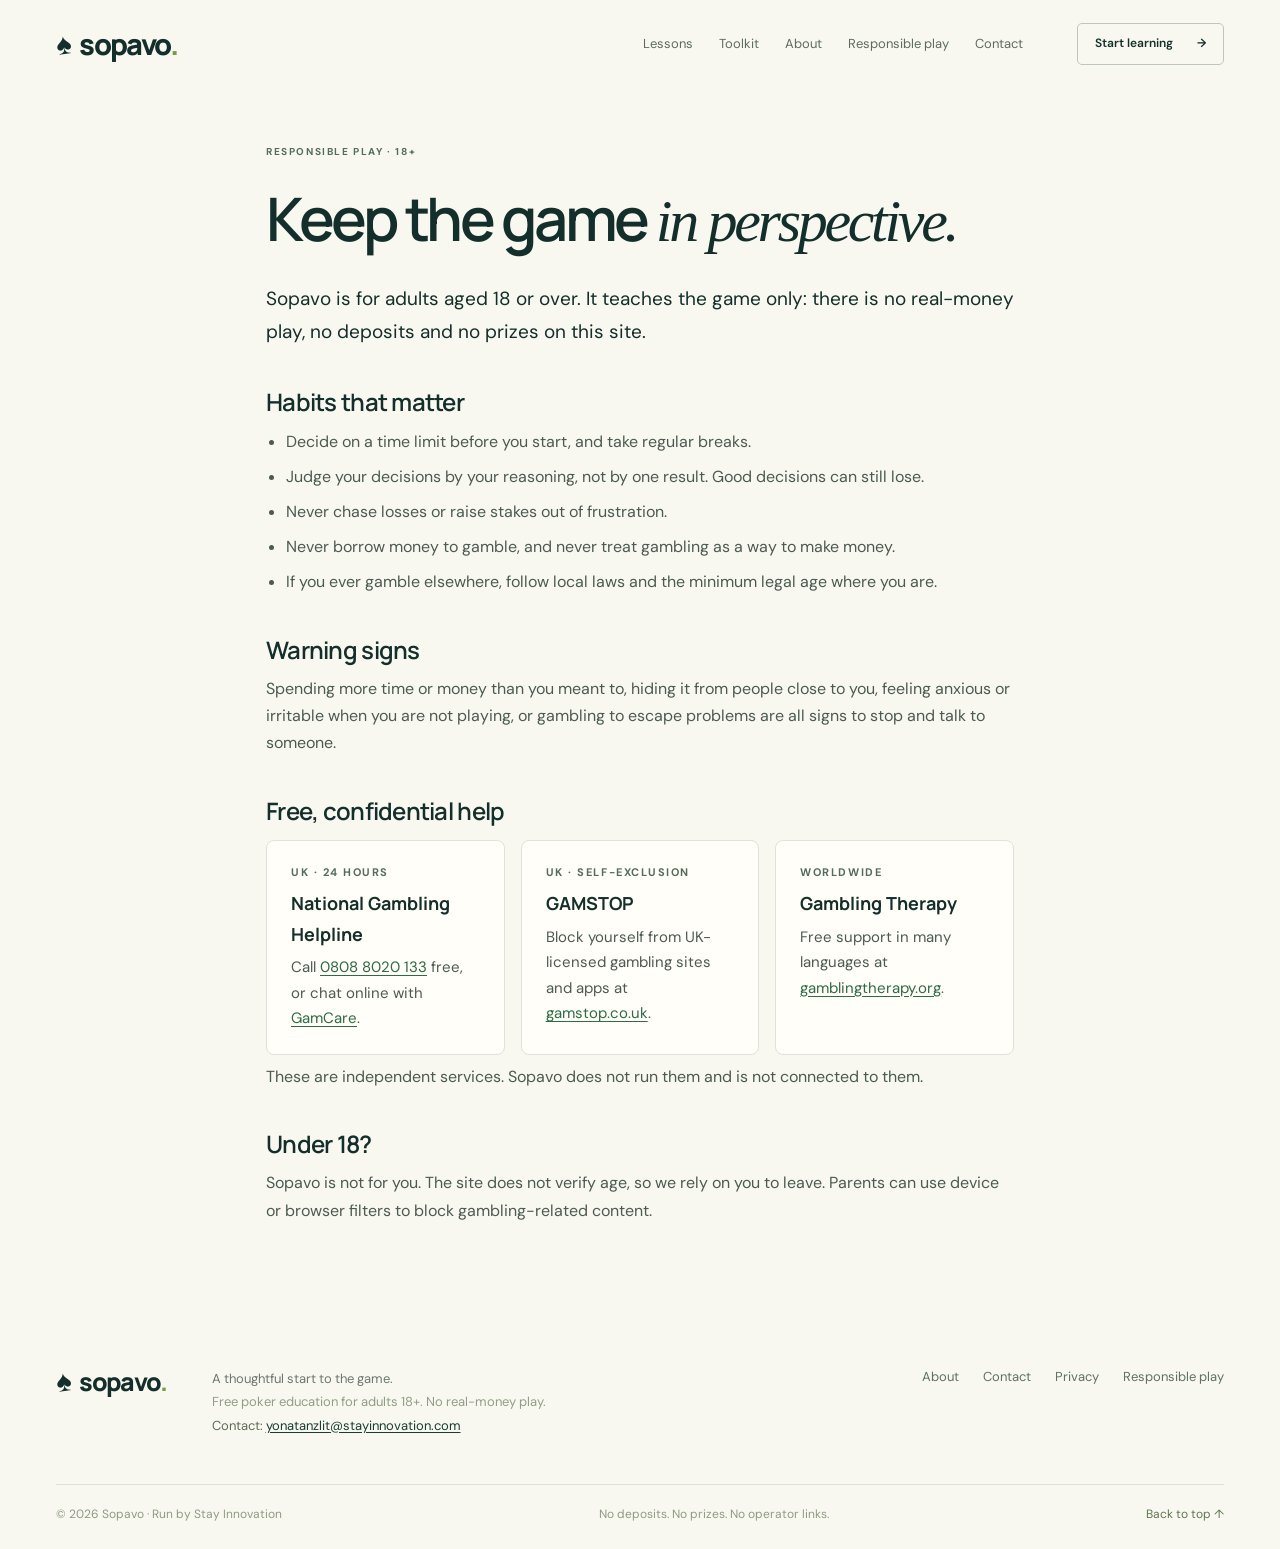
<file: responsible-play.html>
<!doctype html>
<html lang="en">
<head>
  <meta charset="utf-8"><meta name="viewport" content="width=device-width, initial-scale=1">
  <meta name="description" content="Sopavo is for adults 18+. Healthy habits and where to find free, confidential help.">
  <meta name="theme-color" content="#132d29">
  <title>Responsible play | Sopavo</title>
  <!--rw:meta-->
  <link rel="canonical" href="https://sopavo.com/responsible-play.html">
  <meta property="og:type" content="website"><meta property="og:site_name" content="Sopavo"><meta property="og:title" content="Responsible play | Sopavo"><meta property="og:description" content="Sopavo is for adults 18+. Healthy habits and where to find free, confidential help."><meta property="og:url" content="https://sopavo.com/responsible-play.html"><meta property="og:image" content="https://sopavo.com/og.png"><meta name="twitter:card" content="summary_large_image">
  <!--/rw:meta--><link rel="icon" href="favicon.svg" type="image/svg+xml"><link rel="stylesheet" href="styles.css">
  <script defer src="site.js"></script>
<!--rw:signupjs-->  <script defer src="signup.js"></script>
<!--/rw:signupjs--></head>
<body>
<a class="skip" href="#main">Skip to content</a>

<header class="site-header"><a class="brand" href="index.html" aria-label="Sopavo home"><span class="brand-mark">♠</span>sopavo<span class="brand-dot">.</span></a><nav aria-label="Main navigation"><a href="index.html#learn">Lessons</a><a href="index.html#tools">Toolkit</a><a href="about.html">About</a><a href="responsible-play.html">Responsible play</a><a href="contact.html">Contact</a></nav><a class="button small outline" href="index.html#learn">Start learning <span>→</span></a><button class="menu-toggle" aria-expanded="false" aria-controls="mobile-nav" aria-label="Open navigation">☰</button></header>
<nav class="mobile-nav" id="mobile-nav" aria-label="Mobile navigation" hidden><a href="index.html#learn">Lessons</a><a href="index.html#tools">Toolkit</a><a href="about.html">About</a><a href="responsible-play.html">Responsible play</a><a href="contact.html">Contact</a></nav>
<main id="main" class="page section-wrap"><div class="eyebrow">RESPONSIBLE PLAY · 18+</div><h1 class="page-title">Keep the game <em>in perspective.</em></h1><div class="page-body">
<p class="lead">Sopavo is for adults aged 18 or over. It teaches the game only: there is no real-money play, no deposits and no prizes on this site.</p>
<h2>Habits that matter</h2><ul>
<li>Decide on a time limit before you start, and take regular breaks.</li>
<li>Judge your decisions by your reasoning, not by one result. Good decisions can still lose.</li>
<li>Never chase losses or raise stakes out of frustration.</li>
<li>Never borrow money to gamble, and never treat gambling as a way to make money.</li>
<li>If you ever gamble elsewhere, follow local laws and the minimum legal age where you are.</li></ul>
<h2>Warning signs</h2><p>Spending more time or money than you meant to, hiding it from people close to you, feeling anxious or irritable when you are not playing, or gambling to escape problems are all signs to stop and talk to someone.</p>
<h2>Free, confidential help</h2><div class="help-grid">
<div class="contact-card"><small>UK · 24 HOURS</small><strong>National Gambling Helpline</strong><p>Call <a href="tel:08088020133">0808 8020 133</a> free, or chat online with <a href="https://www.gamcare.org.uk/" target="_blank" rel="noopener noreferrer">GamCare</a>.</p></div>
<div class="contact-card"><small>UK · SELF-EXCLUSION</small><strong>GAMSTOP</strong><p>Block yourself from UK-licensed gambling sites and apps at <a href="https://www.gamstop.co.uk/" target="_blank" rel="noopener noreferrer">gamstop.co.uk</a>.</p></div>
<div class="contact-card"><small>WORLDWIDE</small><strong>Gambling Therapy</strong><p>Free support in many languages at <a href="https://www.gamblingtherapy.org/" target="_blank" rel="noopener noreferrer">gamblingtherapy.org</a>.</p></div></div>
<p>These are independent services. Sopavo does not run them and is not connected to them.</p>
<h2>Under 18?</h2><p>Sopavo is not for you. The site does not verify age, so we rely on you to leave. Parents can use device or browser filters to block gambling-related content.</p></div></main><footer class="section-wrap"><div class="footer-top"><a class="brand" href="index.html"><span class="brand-mark">♠</span>sopavo<span class="brand-dot">.</span></a><p>A thoughtful start to the game.<br><span>Free poker education for adults 18+. No real-money play.</span><br><span class="footer-mail">Contact: <a href="mailto:yonatanzlit@stayinnovation.com">yonatanzlit@stayinnovation.com</a></span></p><div class="footer-links"><a href="about.html">About</a><a href="contact.html">Contact</a><a href="privacy.html">Privacy</a><a href="responsible-play.html">Responsible play</a></div></div><div class="footer-bottom"><span>© <span id="copyright-year">2026</span> Sopavo · Run by Stay Innovation</span><span>No deposits. No prizes. No operator links.</span><a href="#main">Back to top ↑</a></div></footer></body>
</html>
</file>
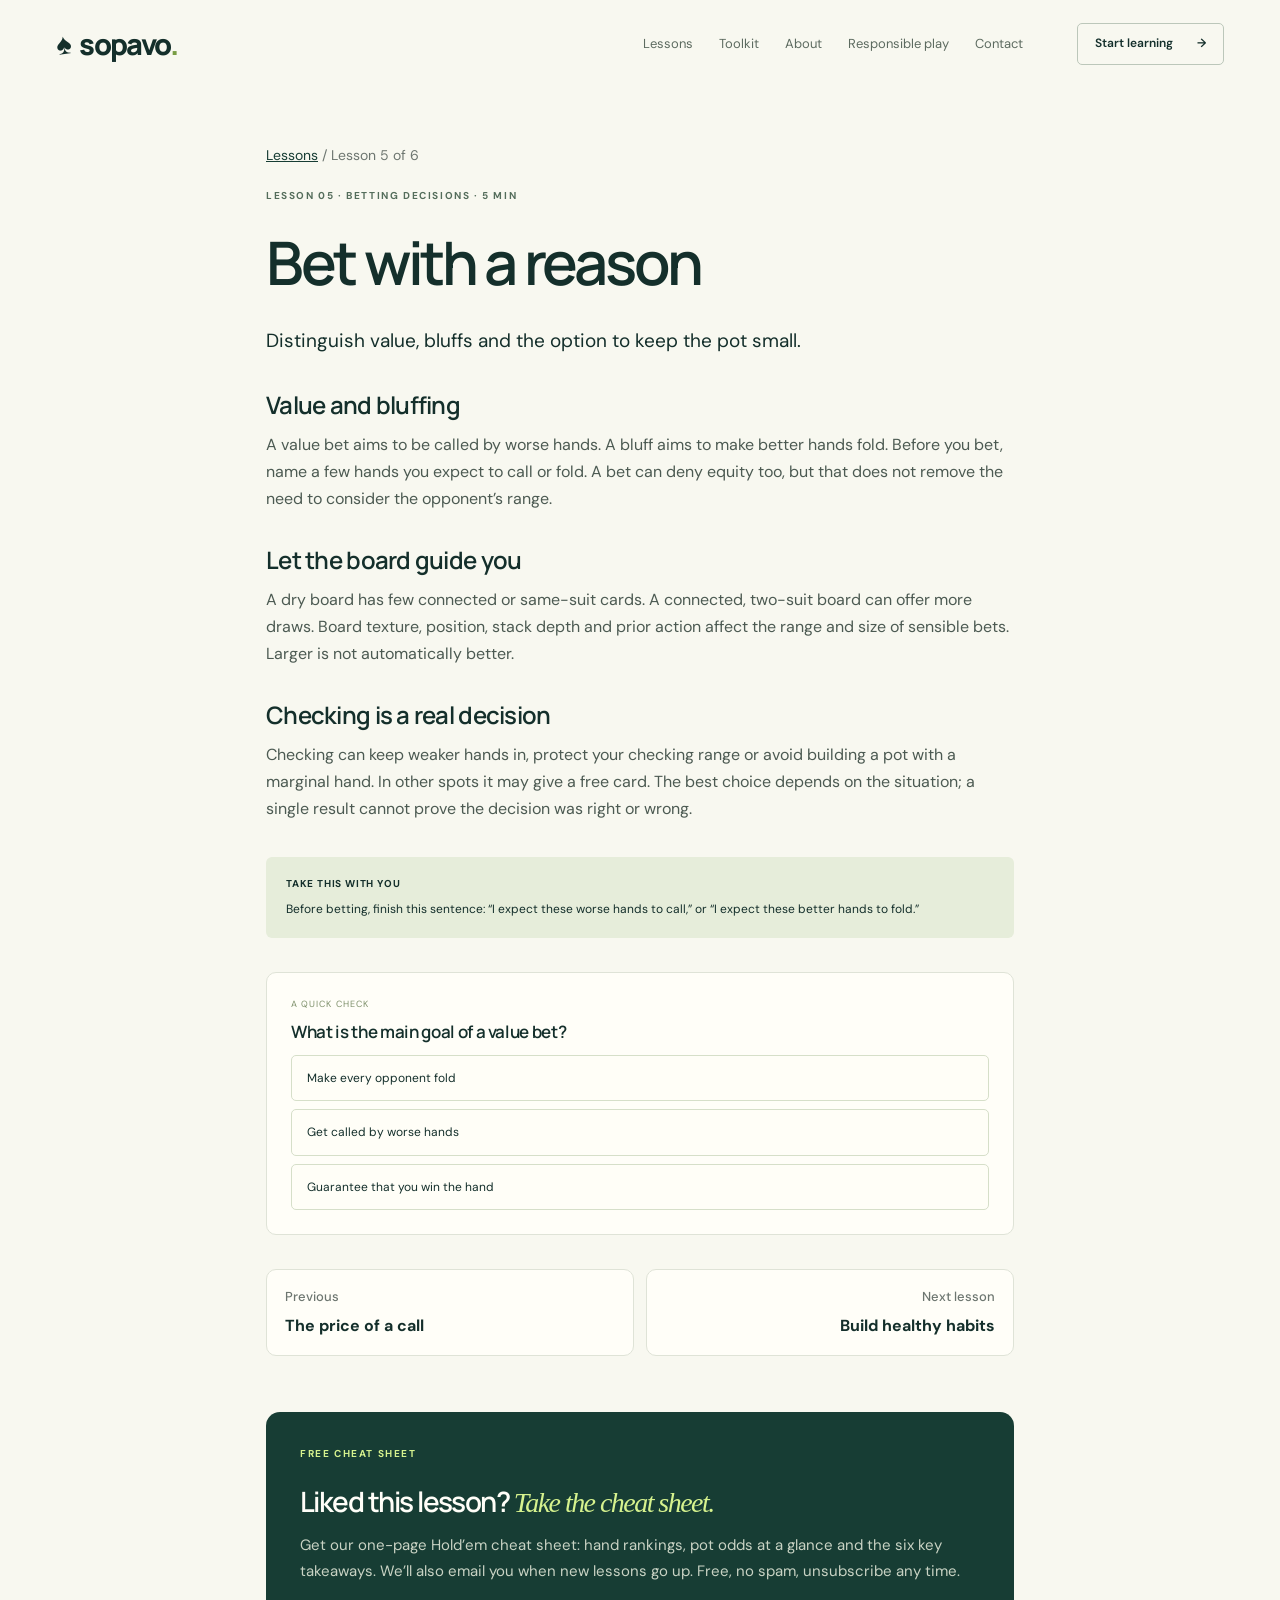
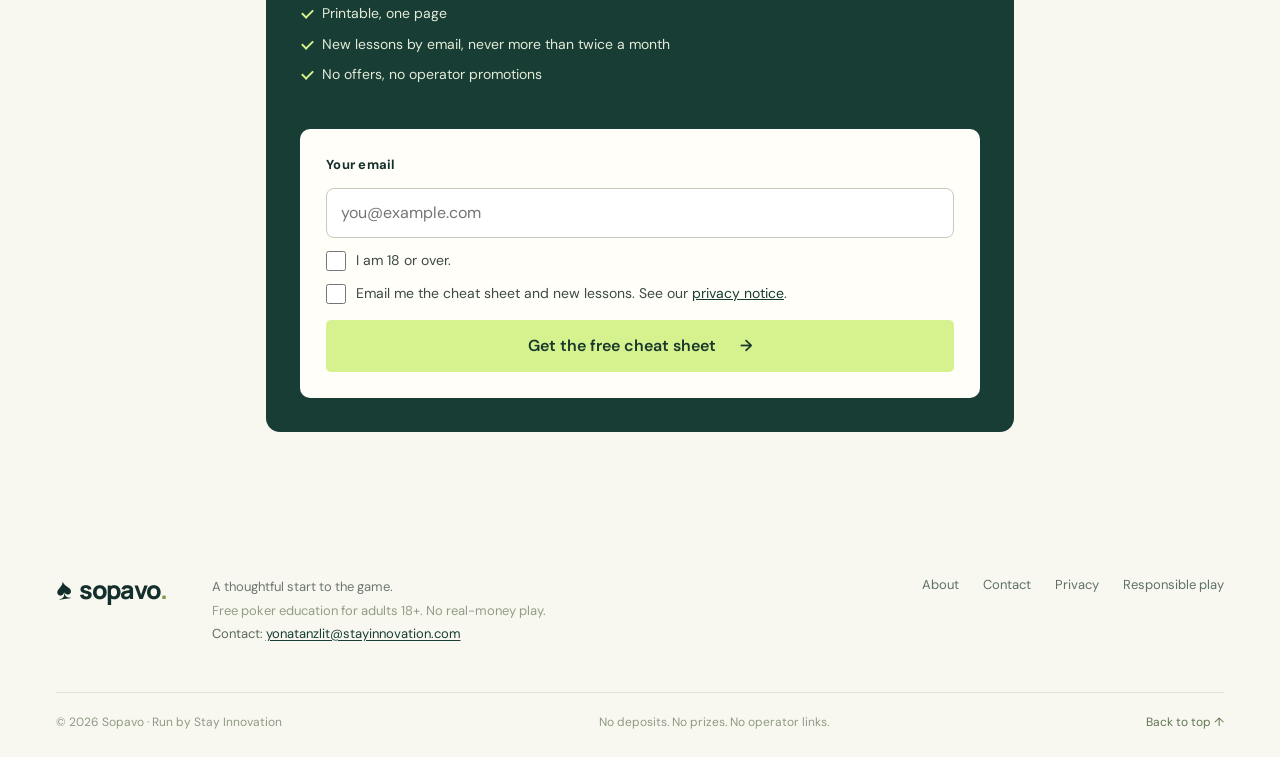
<file: lessons/bet-with-a-reason.html>
<!doctype html>
<html lang="en">
<head>
  <meta charset="utf-8"><meta name="viewport" content="width=device-width, initial-scale=1">
  <meta name="description" content="Distinguish value, bluffs and the option to keep the pot small. A free 5-minute Texas Hold’em lesson with a quick quiz. No sign-up needed.">
  <meta name="theme-color" content="#132d29">
  <meta name="rw-base" content="../">
  <title>Bet with a reason | Free poker lesson 5 of 6 | Sopavo</title>
  <link rel="canonical" href="https://sopavo.com/lessons/bet-with-a-reason.html">
  <meta property="og:type" content="website"><meta property="og:site_name" content="Sopavo"><meta property="og:title" content="Bet with a reason | Free poker lesson 5 of 6 | Sopavo"><meta property="og:description" content="Distinguish value, bluffs and the option to keep the pot small. A free 5-minute Texas Hold’em lesson with a quick quiz. No sign-up needed."><meta property="og:url" content="https://sopavo.com/lessons/bet-with-a-reason.html"><meta property="og:image" content="https://sopavo.com/og.png"><meta name="twitter:card" content="summary_large_image">
  <link rel="icon" href="../favicon.svg" type="image/svg+xml"><link rel="stylesheet" href="../styles.css">
  <script defer src="../site.js"></script>
  <script defer src="../signup.js"></script>
  <script type="application/ld+json">{"@context":"https://schema.org","@type":"LearningResource","name":"Bet with a reason","description":"Distinguish value, bluffs and the option to keep the pot small.","educationalLevel":"Beginner","inLanguage":"en","isAccessibleForFree":true,"timeRequired":"PT5M","url":"https://sopavo.com/lessons/bet-with-a-reason.html","provider":{"@type":"Organization","name":"Sopavo","url":"https://sopavo.com/"}}</script>
</head>
<body>
<a class="skip" href="#main">Skip to content</a>

<header class="site-header"><a class="brand" href="../index.html" aria-label="Sopavo home"><span class="brand-mark">♠</span>sopavo<span class="brand-dot">.</span></a><nav aria-label="Main navigation"><a href="../index.html#learn">Lessons</a><a href="../index.html#tools">Toolkit</a><a href="../about.html">About</a><a href="../responsible-play.html">Responsible play</a><a href="../contact.html">Contact</a></nav><a class="button small outline" href="../index.html#learn">Start learning <span>→</span></a><button class="menu-toggle" aria-expanded="false" aria-controls="mobile-nav" aria-label="Open navigation">☰</button></header>
<nav class="mobile-nav" id="mobile-nav" aria-label="Mobile navigation" hidden><a href="../index.html#learn">Lessons</a><a href="../index.html#tools">Toolkit</a><a href="../about.html">About</a><a href="../responsible-play.html">Responsible play</a><a href="../contact.html">Contact</a></nav>
<main id="main" class="page section-wrap lesson-page"><nav class="crumbs" aria-label="Breadcrumb"><a href="../index.html#learn">Lessons</a> <span aria-hidden="true">/</span> Lesson 5 of 6</nav><div class="eyebrow">LESSON 05 · BETTING DECISIONS · 5 MIN</div><h1 class="page-title">Bet with a reason</h1><div class="page-body">
<p class="lead">Distinguish value, bluffs and the option to keep the pot small.</p>
<h2>Value and bluffing</h2><p>A value bet aims to be called by worse hands. A bluff aims to make better hands fold. Before you bet, name a few hands you expect to call or fold. A bet can deny equity too, but that does not remove the need to consider the opponent’s range.</p>
<h2>Let the board guide you</h2><p>A dry board has few connected or same-suit cards. A connected, two-suit board can offer more draws. Board texture, position, stack depth and prior action affect the range and size of sensible bets. Larger is not automatically better.</p>
<h2>Checking is a real decision</h2><p>Checking can keep weaker hands in, protect your checking range or avoid building a pot with a marginal hand. In other spots it may give a free card. The best choice depends on the situation; a single result cannot prove the decision was right or wrong.</p>
<div class="lesson-takeaway"><strong>TAKE THIS WITH YOU</strong>Before betting, finish this sentence: “I expect these worse hands to call,” or “I expect these better hands to fold.”</div>
<div class="quiz static-quiz" data-correct="1"><div class="dialog-eyebrow">A QUICK CHECK</div><h4>What is the main goal of a value bet?</h4><div class="quiz-options"><button type="button" data-answer="0">Make every opponent fold</button><button type="button" data-answer="1">Get called by worse hands</button><button type="button" data-answer="2">Guarantee that you win the hand</button></div><p class="quiz-feedback" aria-live="polite" hidden data-explain="A value bet seeks calls from worse hands. You can make a sound value bet and still lose this particular hand."></p></div>
<nav class="lesson-pager" aria-label="More lessons"><a href="the-price-of-a-call.html"><small>Previous</small>The price of a call</a><a class="next" href="build-healthy-habits.html"><small>Next lesson</small>Build healthy habits</a></nav>
</div><section class="signup compact" aria-labelledby="su-lesson-5"><div class="signup-copy"><div class="eyebrow">FREE CHEAT SHEET</div><h2 id="su-lesson-5">Liked this lesson? <em>Take the cheat sheet.</em></h2><p>Get our one-page Hold’em cheat sheet: hand rankings, pot odds at a glance and the six key takeaways. We’ll also email you when new lessons go up. Free, no spam, unsubscribe any time.</p><ul class="signup-points"><li>Printable, one page</li><li>New lessons by email, never more than twice a month</li><li>No offers, no operator promotions</li></ul></div><form class="signup-form" data-signup="lesson-5" novalidate><label class="signup-label" for="email-lesson-5">Your email</label><div class="signup-row"><input id="email-lesson-5" name="email" type="email" inputmode="email" autocomplete="email" placeholder="you@example.com" required></div><label class="check"><input type="checkbox" name="adult" required> <span>I am 18 or over.</span></label><label class="check"><input type="checkbox" name="consent" required> <span>Email me the cheat sheet and new lessons. See our <a href="../privacy.html">privacy notice</a>.</span></label><button class="button primary signup-submit" type="submit">Get the free cheat sheet <span>→</span></button><input class="hp" name="company" tabindex="-1" autocomplete="off" aria-hidden="true"><p class="signup-status" role="status" hidden></p></form></section></main><footer class="section-wrap"><div class="footer-top"><a class="brand" href="../index.html"><span class="brand-mark">♠</span>sopavo<span class="brand-dot">.</span></a><p>A thoughtful start to the game.<br><span>Free poker education for adults 18+. No real-money play.</span><br><span class="footer-mail">Contact: <a href="mailto:yonatanzlit@stayinnovation.com">yonatanzlit@stayinnovation.com</a></span></p><div class="footer-links"><a href="../about.html">About</a><a href="../contact.html">Contact</a><a href="../privacy.html">Privacy</a><a href="../responsible-play.html">Responsible play</a></div></div><div class="footer-bottom"><span>© <span id="copyright-year">2026</span> Sopavo · Run by Stay Innovation</span><span>No deposits. No prizes. No operator links.</span><a href="#main">Back to top ↑</a></div></footer>
<script>document.querySelectorAll('.static-quiz').forEach(q=>{const c=+q.dataset.correct,f=q.querySelector('.quiz-feedback');q.querySelectorAll('[data-answer]').forEach(btn=>btn.addEventListener('click',()=>{q.querySelectorAll('[data-answer]').forEach(o=>{o.disabled=true;if(+o.dataset.answer===c)o.classList.add('correct')});const ok=+btn.dataset.answer===c;if(!ok)btn.classList.add('incorrect');f.textContent=(ok?'That’s right. ':'Here’s the key idea. ')+f.dataset.explain;f.hidden=false;try{const k='riverwise-learning-v1',s=JSON.parse(localStorage.getItem(k))||{lessons:[],scenarios:{}};if(!s.lessons.includes(4)){s.lessons.push(4);localStorage.setItem(k,JSON.stringify(s))}}catch(_){}}))});</script>
</body>
</html>
</file>
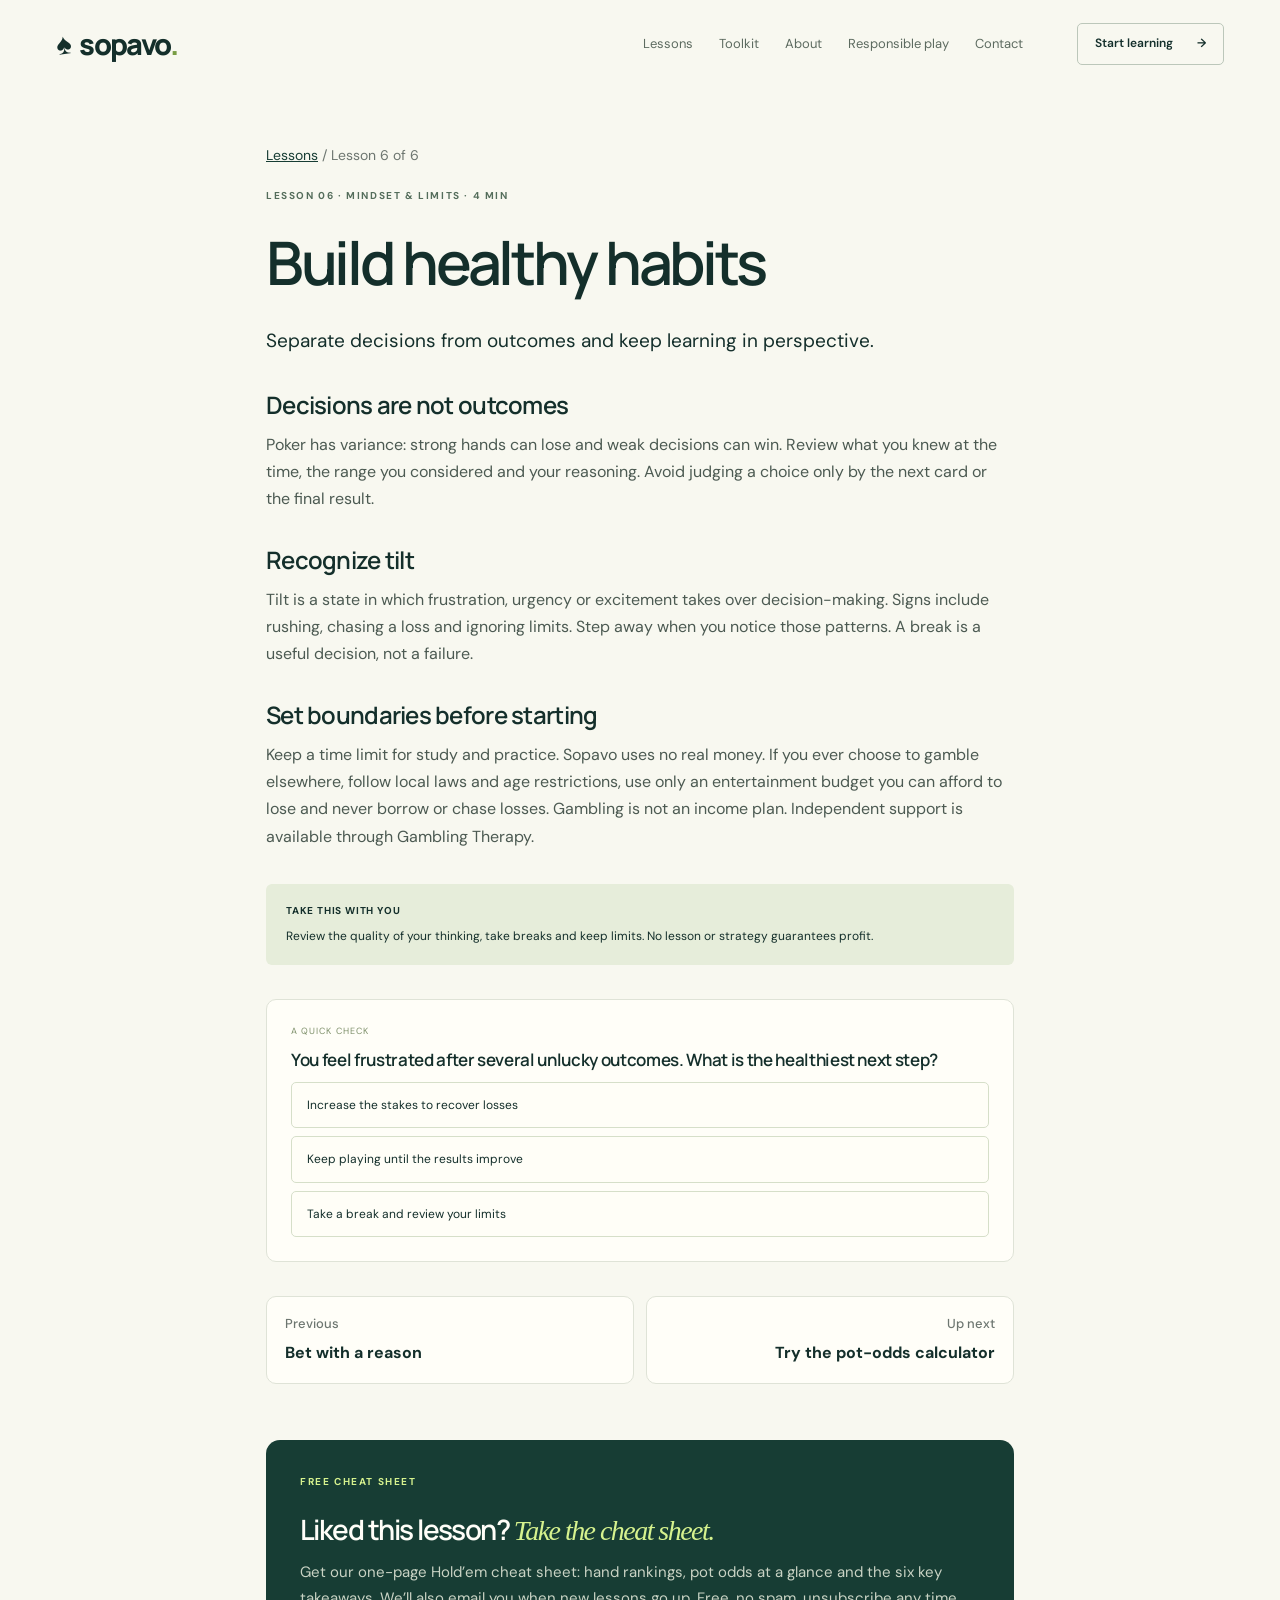
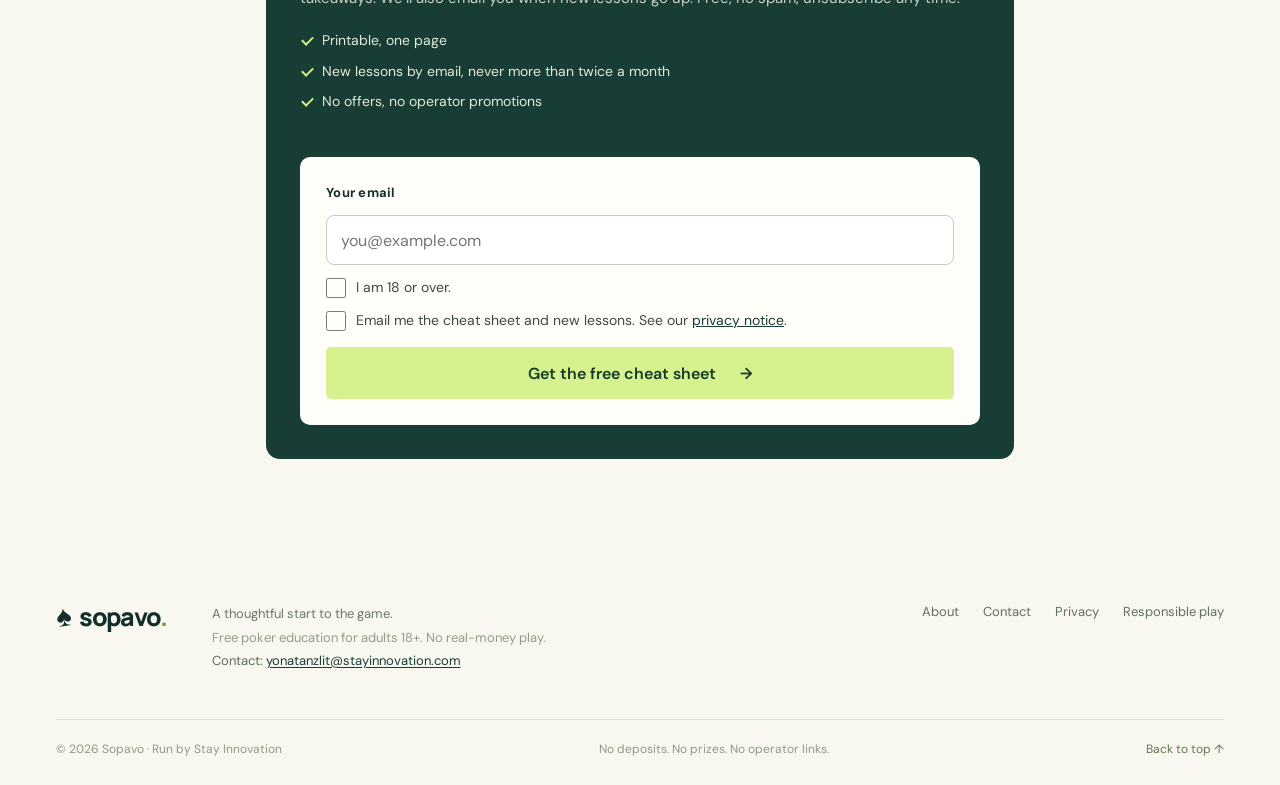
<file: lessons/build-healthy-habits.html>
<!doctype html>
<html lang="en">
<head>
  <meta charset="utf-8"><meta name="viewport" content="width=device-width, initial-scale=1">
  <meta name="description" content="Separate decisions from outcomes and keep learning in perspective. A free 4-minute Texas Hold’em lesson with a quick quiz. No sign-up needed.">
  <meta name="theme-color" content="#132d29">
  <meta name="rw-base" content="../">
  <title>Build healthy habits | Free poker lesson 6 of 6 | Sopavo</title>
  <link rel="canonical" href="https://sopavo.com/lessons/build-healthy-habits.html">
  <meta property="og:type" content="website"><meta property="og:site_name" content="Sopavo"><meta property="og:title" content="Build healthy habits | Free poker lesson 6 of 6 | Sopavo"><meta property="og:description" content="Separate decisions from outcomes and keep learning in perspective. A free 4-minute Texas Hold’em lesson with a quick quiz. No sign-up needed."><meta property="og:url" content="https://sopavo.com/lessons/build-healthy-habits.html"><meta property="og:image" content="https://sopavo.com/og.png"><meta name="twitter:card" content="summary_large_image">
  <link rel="icon" href="../favicon.svg" type="image/svg+xml"><link rel="stylesheet" href="../styles.css">
  <script defer src="../site.js"></script>
  <script defer src="../signup.js"></script>
  <script type="application/ld+json">{"@context":"https://schema.org","@type":"LearningResource","name":"Build healthy habits","description":"Separate decisions from outcomes and keep learning in perspective.","educationalLevel":"Beginner","inLanguage":"en","isAccessibleForFree":true,"timeRequired":"PT4M","url":"https://sopavo.com/lessons/build-healthy-habits.html","provider":{"@type":"Organization","name":"Sopavo","url":"https://sopavo.com/"}}</script>
</head>
<body>
<a class="skip" href="#main">Skip to content</a>

<header class="site-header"><a class="brand" href="../index.html" aria-label="Sopavo home"><span class="brand-mark">♠</span>sopavo<span class="brand-dot">.</span></a><nav aria-label="Main navigation"><a href="../index.html#learn">Lessons</a><a href="../index.html#tools">Toolkit</a><a href="../about.html">About</a><a href="../responsible-play.html">Responsible play</a><a href="../contact.html">Contact</a></nav><a class="button small outline" href="../index.html#learn">Start learning <span>→</span></a><button class="menu-toggle" aria-expanded="false" aria-controls="mobile-nav" aria-label="Open navigation">☰</button></header>
<nav class="mobile-nav" id="mobile-nav" aria-label="Mobile navigation" hidden><a href="../index.html#learn">Lessons</a><a href="../index.html#tools">Toolkit</a><a href="../about.html">About</a><a href="../responsible-play.html">Responsible play</a><a href="../contact.html">Contact</a></nav>
<main id="main" class="page section-wrap lesson-page"><nav class="crumbs" aria-label="Breadcrumb"><a href="../index.html#learn">Lessons</a> <span aria-hidden="true">/</span> Lesson 6 of 6</nav><div class="eyebrow">LESSON 06 · MINDSET & LIMITS · 4 MIN</div><h1 class="page-title">Build healthy habits</h1><div class="page-body">
<p class="lead">Separate decisions from outcomes and keep learning in perspective.</p>
<h2>Decisions are not outcomes</h2><p>Poker has variance: strong hands can lose and weak decisions can win. Review what you knew at the time, the range you considered and your reasoning. Avoid judging a choice only by the next card or the final result.</p>
<h2>Recognize tilt</h2><p>Tilt is a state in which frustration, urgency or excitement takes over decision-making. Signs include rushing, chasing a loss and ignoring limits. Step away when you notice those patterns. A break is a useful decision, not a failure.</p>
<h2>Set boundaries before starting</h2><p>Keep a time limit for study and practice. Sopavo uses no real money. If you ever choose to gamble elsewhere, follow local laws and age restrictions, use only an entertainment budget you can afford to lose and never borrow or chase losses. Gambling is not an income plan. Independent support is available through Gambling Therapy.</p>
<div class="lesson-takeaway"><strong>TAKE THIS WITH YOU</strong>Review the quality of your thinking, take breaks and keep limits. No lesson or strategy guarantees profit.</div>
<div class="quiz static-quiz" data-correct="2"><div class="dialog-eyebrow">A QUICK CHECK</div><h4>You feel frustrated after several unlucky outcomes. What is the healthiest next step?</h4><div class="quiz-options"><button type="button" data-answer="0">Increase the stakes to recover losses</button><button type="button" data-answer="1">Keep playing until the results improve</button><button type="button" data-answer="2">Take a break and review your limits</button></div><p class="quiz-feedback" aria-live="polite" hidden data-explain="Taking a break interrupts rushed decisions. Chasing losses or raising stakes because of frustration can increase harm."></p></div>
<nav class="lesson-pager" aria-label="More lessons"><a href="bet-with-a-reason.html"><small>Previous</small>Bet with a reason</a><a class="next" href="../index.html#tools"><small>Up next</small>Try the pot-odds calculator</a></nav>
</div><section class="signup compact" aria-labelledby="su-lesson-6"><div class="signup-copy"><div class="eyebrow">FREE CHEAT SHEET</div><h2 id="su-lesson-6">Liked this lesson? <em>Take the cheat sheet.</em></h2><p>Get our one-page Hold’em cheat sheet: hand rankings, pot odds at a glance and the six key takeaways. We’ll also email you when new lessons go up. Free, no spam, unsubscribe any time.</p><ul class="signup-points"><li>Printable, one page</li><li>New lessons by email, never more than twice a month</li><li>No offers, no operator promotions</li></ul></div><form class="signup-form" data-signup="lesson-6" novalidate><label class="signup-label" for="email-lesson-6">Your email</label><div class="signup-row"><input id="email-lesson-6" name="email" type="email" inputmode="email" autocomplete="email" placeholder="you@example.com" required></div><label class="check"><input type="checkbox" name="adult" required> <span>I am 18 or over.</span></label><label class="check"><input type="checkbox" name="consent" required> <span>Email me the cheat sheet and new lessons. See our <a href="../privacy.html">privacy notice</a>.</span></label><button class="button primary signup-submit" type="submit">Get the free cheat sheet <span>→</span></button><input class="hp" name="company" tabindex="-1" autocomplete="off" aria-hidden="true"><p class="signup-status" role="status" hidden></p></form></section></main><footer class="section-wrap"><div class="footer-top"><a class="brand" href="../index.html"><span class="brand-mark">♠</span>sopavo<span class="brand-dot">.</span></a><p>A thoughtful start to the game.<br><span>Free poker education for adults 18+. No real-money play.</span><br><span class="footer-mail">Contact: <a href="mailto:yonatanzlit@stayinnovation.com">yonatanzlit@stayinnovation.com</a></span></p><div class="footer-links"><a href="../about.html">About</a><a href="../contact.html">Contact</a><a href="../privacy.html">Privacy</a><a href="../responsible-play.html">Responsible play</a></div></div><div class="footer-bottom"><span>© <span id="copyright-year">2026</span> Sopavo · Run by Stay Innovation</span><span>No deposits. No prizes. No operator links.</span><a href="#main">Back to top ↑</a></div></footer>
<script>document.querySelectorAll('.static-quiz').forEach(q=>{const c=+q.dataset.correct,f=q.querySelector('.quiz-feedback');q.querySelectorAll('[data-answer]').forEach(btn=>btn.addEventListener('click',()=>{q.querySelectorAll('[data-answer]').forEach(o=>{o.disabled=true;if(+o.dataset.answer===c)o.classList.add('correct')});const ok=+btn.dataset.answer===c;if(!ok)btn.classList.add('incorrect');f.textContent=(ok?'That’s right. ':'Here’s the key idea. ')+f.dataset.explain;f.hidden=false;try{const k='riverwise-learning-v1',s=JSON.parse(localStorage.getItem(k))||{lessons:[],scenarios:{}};if(!s.lessons.includes(5)){s.lessons.push(5);localStorage.setItem(k,JSON.stringify(s))}}catch(_){}}))});</script>
</body>
</html>
</file>
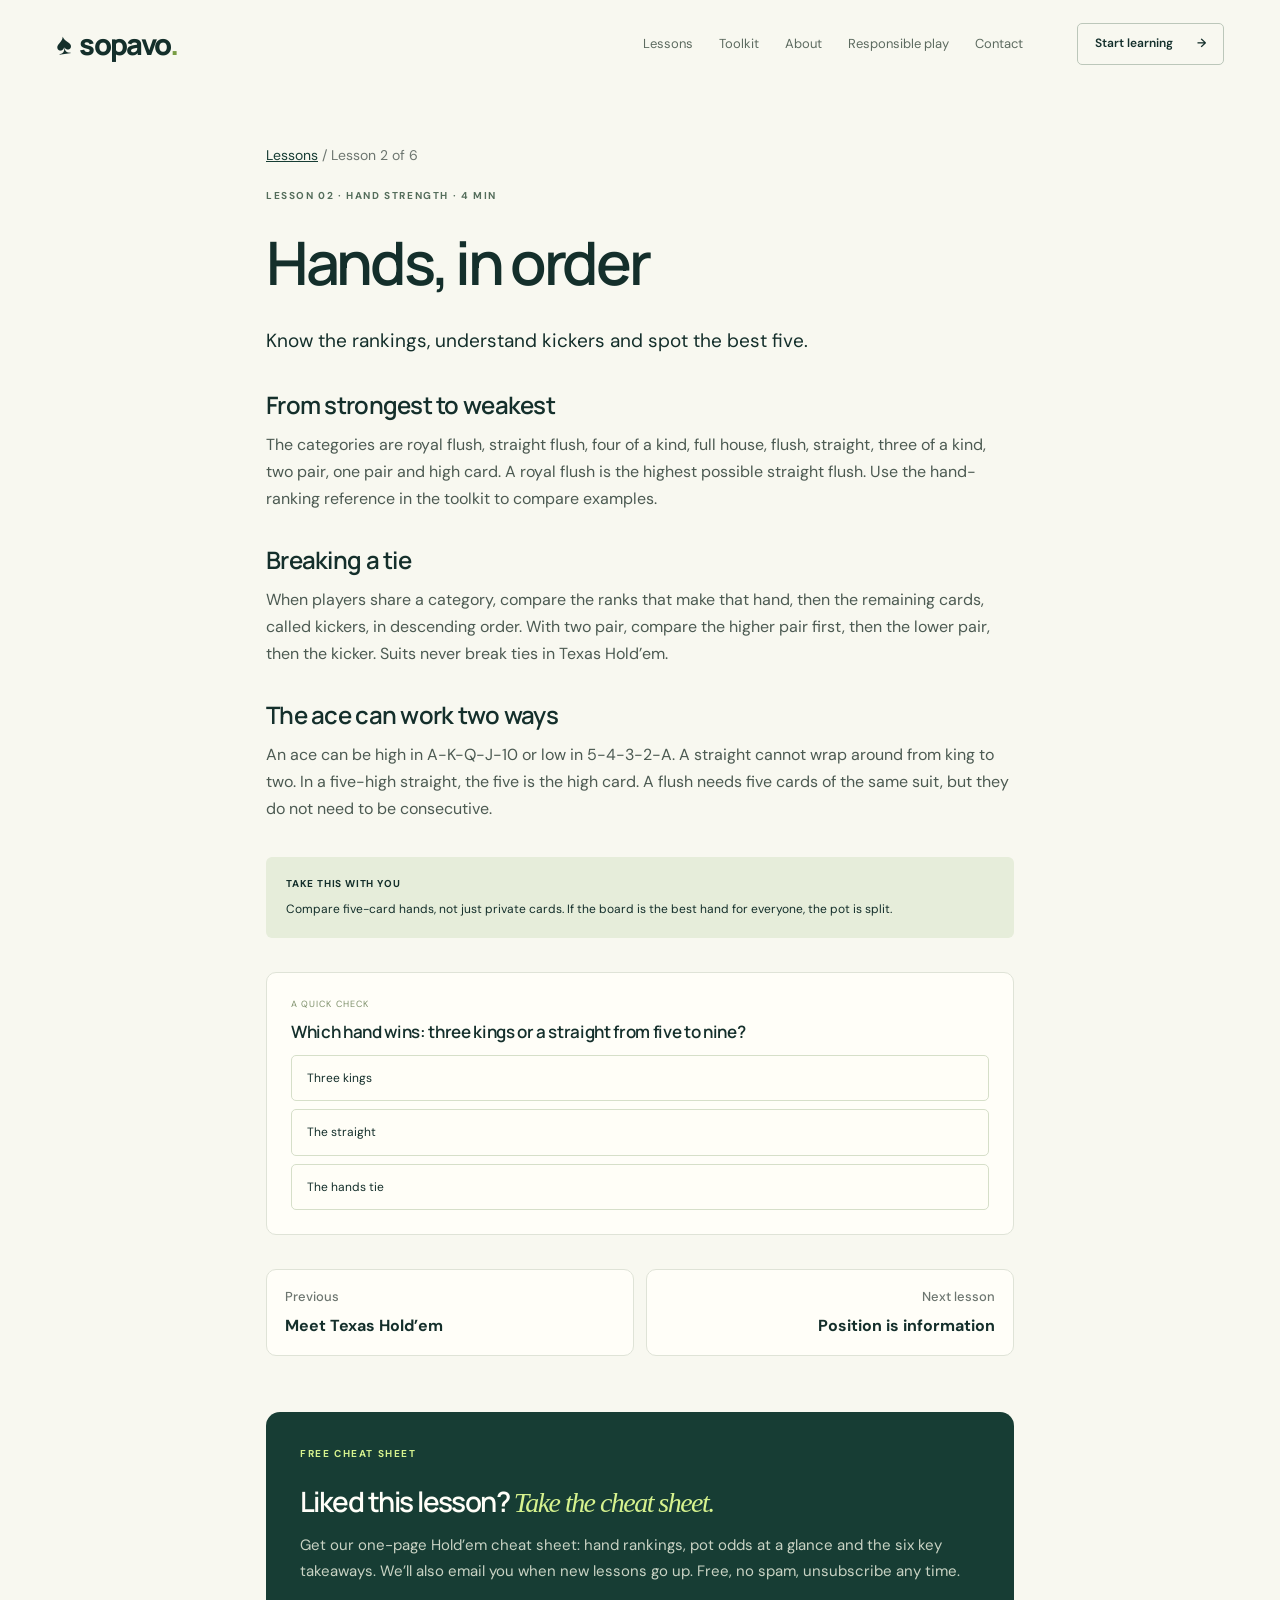
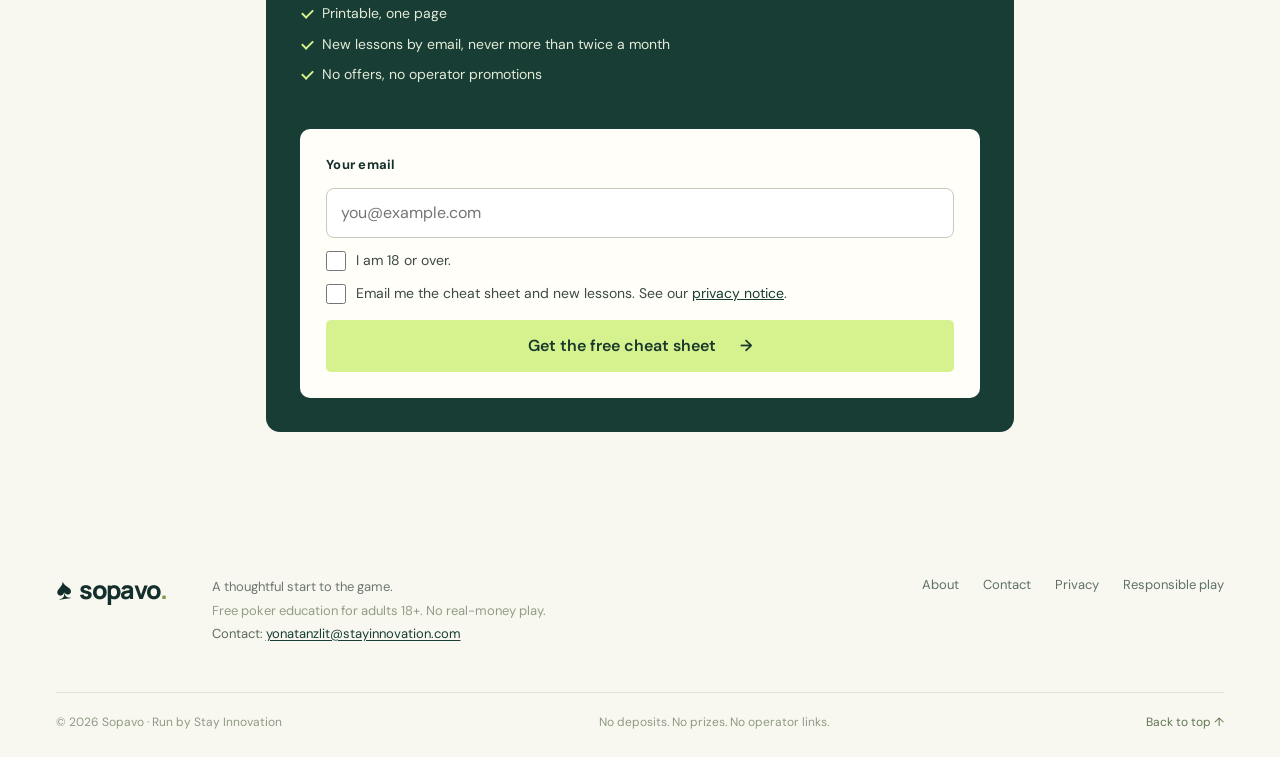
<file: lessons/hands-in-order.html>
<!doctype html>
<html lang="en">
<head>
  <meta charset="utf-8"><meta name="viewport" content="width=device-width, initial-scale=1">
  <meta name="description" content="Know the rankings, understand kickers and spot the best five. A free 4-minute Texas Hold’em lesson with a quick quiz. No sign-up needed.">
  <meta name="theme-color" content="#132d29">
  <meta name="rw-base" content="../">
  <title>Hands, in order | Free poker lesson 2 of 6 | Sopavo</title>
  <link rel="canonical" href="https://sopavo.com/lessons/hands-in-order.html">
  <meta property="og:type" content="website"><meta property="og:site_name" content="Sopavo"><meta property="og:title" content="Hands, in order | Free poker lesson 2 of 6 | Sopavo"><meta property="og:description" content="Know the rankings, understand kickers and spot the best five. A free 4-minute Texas Hold’em lesson with a quick quiz. No sign-up needed."><meta property="og:url" content="https://sopavo.com/lessons/hands-in-order.html"><meta property="og:image" content="https://sopavo.com/og.png"><meta name="twitter:card" content="summary_large_image">
  <link rel="icon" href="../favicon.svg" type="image/svg+xml"><link rel="stylesheet" href="../styles.css">
  <script defer src="../site.js"></script>
  <script defer src="../signup.js"></script>
  <script type="application/ld+json">{"@context":"https://schema.org","@type":"LearningResource","name":"Hands, in order","description":"Know the rankings, understand kickers and spot the best five.","educationalLevel":"Beginner","inLanguage":"en","isAccessibleForFree":true,"timeRequired":"PT4M","url":"https://sopavo.com/lessons/hands-in-order.html","provider":{"@type":"Organization","name":"Sopavo","url":"https://sopavo.com/"}}</script>
</head>
<body>
<a class="skip" href="#main">Skip to content</a>

<header class="site-header"><a class="brand" href="../index.html" aria-label="Sopavo home"><span class="brand-mark">♠</span>sopavo<span class="brand-dot">.</span></a><nav aria-label="Main navigation"><a href="../index.html#learn">Lessons</a><a href="../index.html#tools">Toolkit</a><a href="../about.html">About</a><a href="../responsible-play.html">Responsible play</a><a href="../contact.html">Contact</a></nav><a class="button small outline" href="../index.html#learn">Start learning <span>→</span></a><button class="menu-toggle" aria-expanded="false" aria-controls="mobile-nav" aria-label="Open navigation">☰</button></header>
<nav class="mobile-nav" id="mobile-nav" aria-label="Mobile navigation" hidden><a href="../index.html#learn">Lessons</a><a href="../index.html#tools">Toolkit</a><a href="../about.html">About</a><a href="../responsible-play.html">Responsible play</a><a href="../contact.html">Contact</a></nav>
<main id="main" class="page section-wrap lesson-page"><nav class="crumbs" aria-label="Breadcrumb"><a href="../index.html#learn">Lessons</a> <span aria-hidden="true">/</span> Lesson 2 of 6</nav><div class="eyebrow">LESSON 02 · HAND STRENGTH · 4 MIN</div><h1 class="page-title">Hands, in order</h1><div class="page-body">
<p class="lead">Know the rankings, understand kickers and spot the best five.</p>
<h2>From strongest to weakest</h2><p>The categories are royal flush, straight flush, four of a kind, full house, flush, straight, three of a kind, two pair, one pair and high card. A royal flush is the highest possible straight flush. Use the hand-ranking reference in the toolkit to compare examples.</p>
<h2>Breaking a tie</h2><p>When players share a category, compare the ranks that make that hand, then the remaining cards, called kickers, in descending order. With two pair, compare the higher pair first, then the lower pair, then the kicker. Suits never break ties in Texas Hold’em.</p>
<h2>The ace can work two ways</h2><p>An ace can be high in A-K-Q-J-10 or low in 5-4-3-2-A. A straight cannot wrap around from king to two. In a five-high straight, the five is the high card. A flush needs five cards of the same suit, but they do not need to be consecutive.</p>
<div class="lesson-takeaway"><strong>TAKE THIS WITH YOU</strong>Compare five-card hands, not just private cards. If the board is the best hand for everyone, the pot is split.</div>
<div class="quiz static-quiz" data-correct="1"><div class="dialog-eyebrow">A QUICK CHECK</div><h4>Which hand wins: three kings or a straight from five to nine?</h4><div class="quiz-options"><button type="button" data-answer="0">Three kings</button><button type="button" data-answer="1">The straight</button><button type="button" data-answer="2">The hands tie</button></div><p class="quiz-feedback" aria-live="polite" hidden data-explain="A straight beats three of a kind, regardless of the ranks of the three matching cards."></p></div>
<nav class="lesson-pager" aria-label="More lessons"><a href="meet-texas-holdem.html"><small>Previous</small>Meet Texas Hold’em</a><a class="next" href="position-is-information.html"><small>Next lesson</small>Position is information</a></nav>
</div><section class="signup compact" aria-labelledby="su-lesson-2"><div class="signup-copy"><div class="eyebrow">FREE CHEAT SHEET</div><h2 id="su-lesson-2">Liked this lesson? <em>Take the cheat sheet.</em></h2><p>Get our one-page Hold’em cheat sheet: hand rankings, pot odds at a glance and the six key takeaways. We’ll also email you when new lessons go up. Free, no spam, unsubscribe any time.</p><ul class="signup-points"><li>Printable, one page</li><li>New lessons by email, never more than twice a month</li><li>No offers, no operator promotions</li></ul></div><form class="signup-form" data-signup="lesson-2" novalidate><label class="signup-label" for="email-lesson-2">Your email</label><div class="signup-row"><input id="email-lesson-2" name="email" type="email" inputmode="email" autocomplete="email" placeholder="you@example.com" required></div><label class="check"><input type="checkbox" name="adult" required> <span>I am 18 or over.</span></label><label class="check"><input type="checkbox" name="consent" required> <span>Email me the cheat sheet and new lessons. See our <a href="../privacy.html">privacy notice</a>.</span></label><button class="button primary signup-submit" type="submit">Get the free cheat sheet <span>→</span></button><input class="hp" name="company" tabindex="-1" autocomplete="off" aria-hidden="true"><p class="signup-status" role="status" hidden></p></form></section></main><footer class="section-wrap"><div class="footer-top"><a class="brand" href="../index.html"><span class="brand-mark">♠</span>sopavo<span class="brand-dot">.</span></a><p>A thoughtful start to the game.<br><span>Free poker education for adults 18+. No real-money play.</span><br><span class="footer-mail">Contact: <a href="mailto:yonatanzlit@stayinnovation.com">yonatanzlit@stayinnovation.com</a></span></p><div class="footer-links"><a href="../about.html">About</a><a href="../contact.html">Contact</a><a href="../privacy.html">Privacy</a><a href="../responsible-play.html">Responsible play</a></div></div><div class="footer-bottom"><span>© <span id="copyright-year">2026</span> Sopavo · Run by Stay Innovation</span><span>No deposits. No prizes. No operator links.</span><a href="#main">Back to top ↑</a></div></footer>
<script>document.querySelectorAll('.static-quiz').forEach(q=>{const c=+q.dataset.correct,f=q.querySelector('.quiz-feedback');q.querySelectorAll('[data-answer]').forEach(btn=>btn.addEventListener('click',()=>{q.querySelectorAll('[data-answer]').forEach(o=>{o.disabled=true;if(+o.dataset.answer===c)o.classList.add('correct')});const ok=+btn.dataset.answer===c;if(!ok)btn.classList.add('incorrect');f.textContent=(ok?'That’s right. ':'Here’s the key idea. ')+f.dataset.explain;f.hidden=false;try{const k='riverwise-learning-v1',s=JSON.parse(localStorage.getItem(k))||{lessons:[],scenarios:{}};if(!s.lessons.includes(1)){s.lessons.push(1);localStorage.setItem(k,JSON.stringify(s))}}catch(_){}}))});</script>
</body>
</html>
</file>
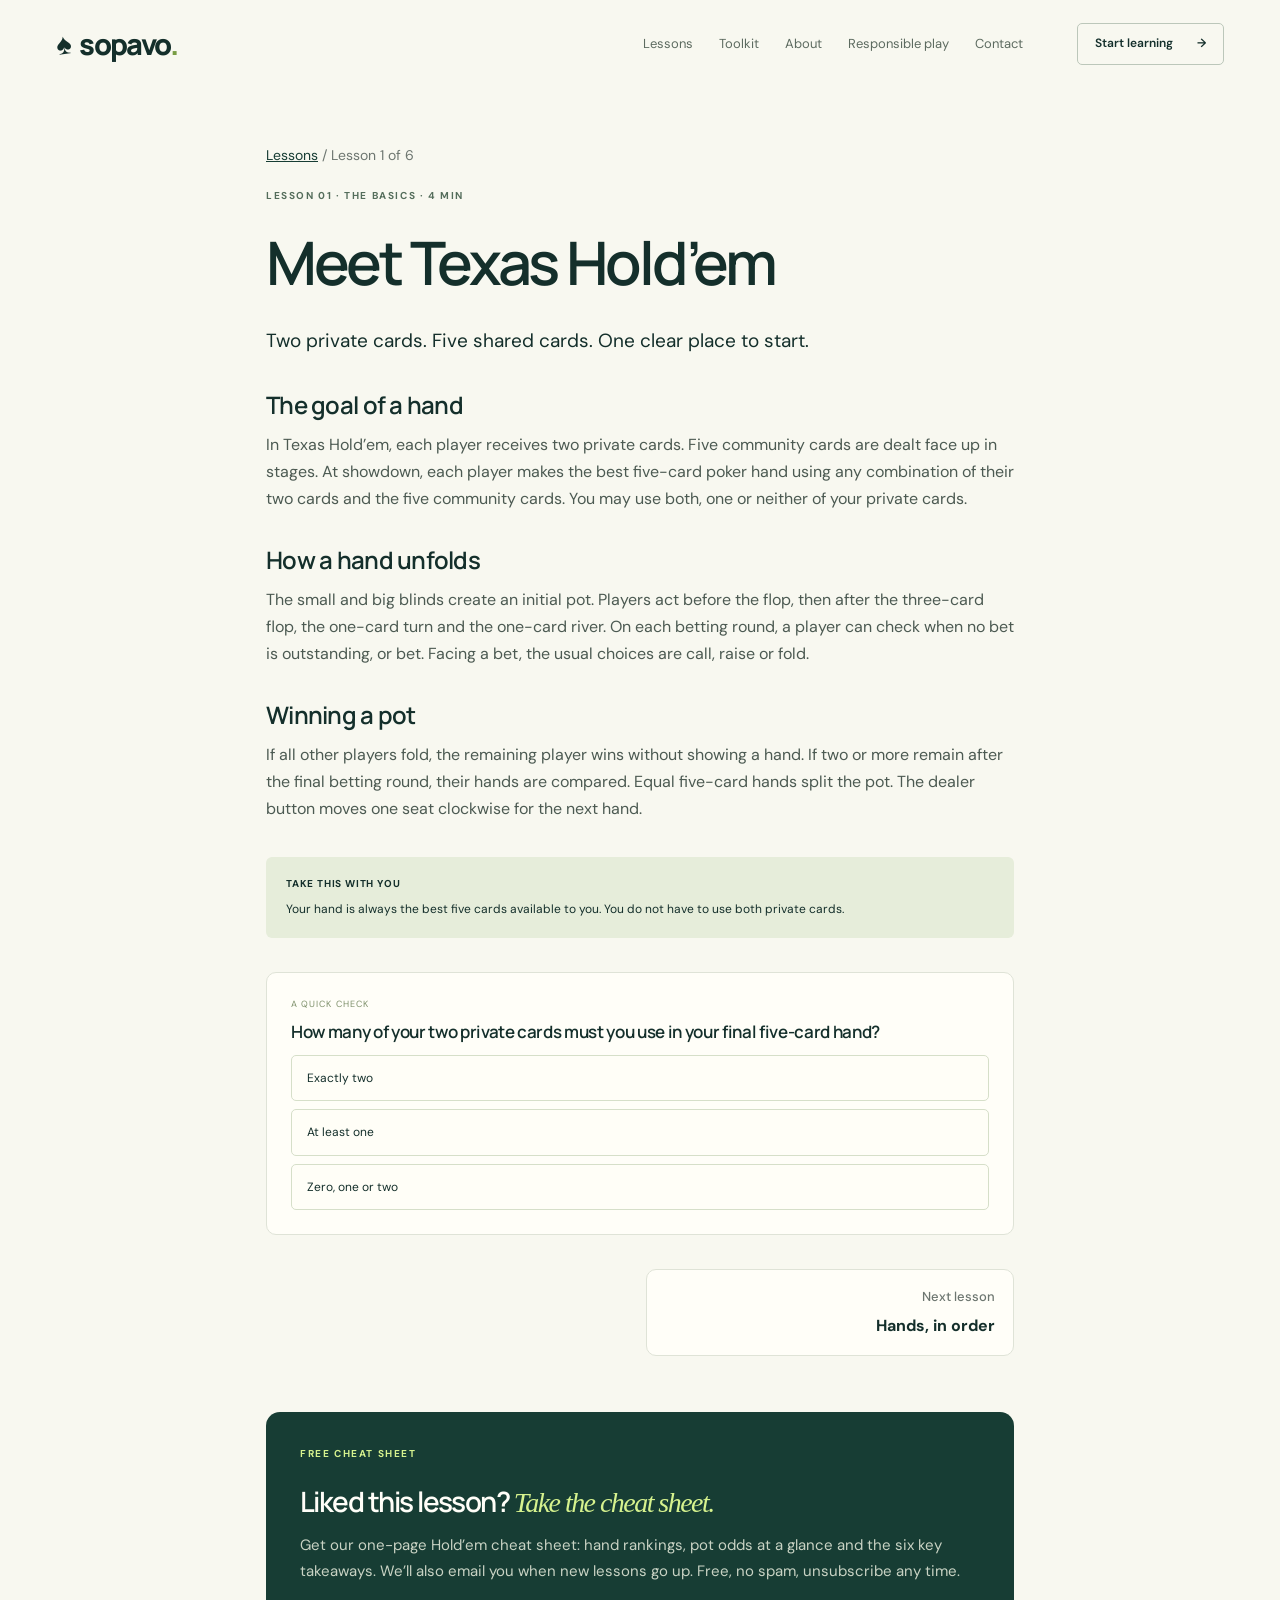
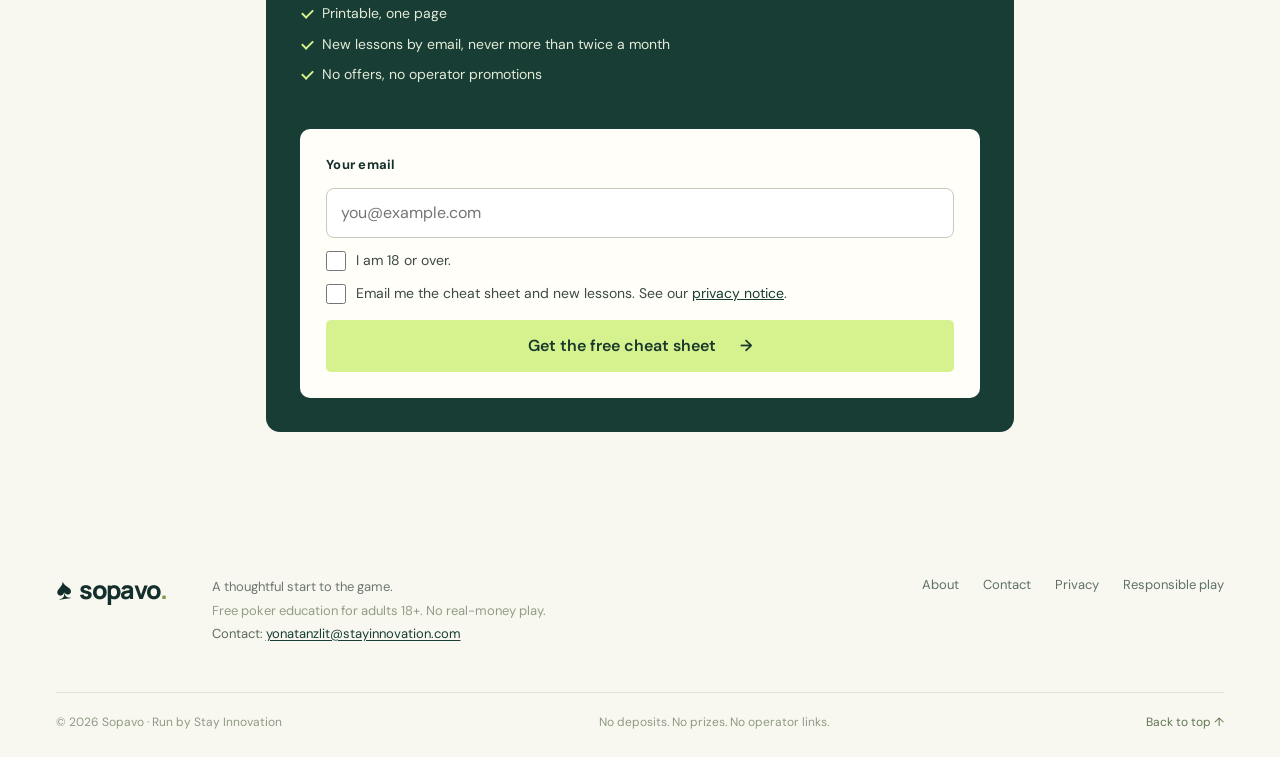
<file: lessons/meet-texas-holdem.html>
<!doctype html>
<html lang="en">
<head>
  <meta charset="utf-8"><meta name="viewport" content="width=device-width, initial-scale=1">
  <meta name="description" content="Two private cards. Five shared cards. One clear place to start. A free 4-minute Texas Hold’em lesson with a quick quiz. No sign-up needed.">
  <meta name="theme-color" content="#132d29">
  <meta name="rw-base" content="../">
  <title>Meet Texas Hold’em | Free poker lesson 1 of 6 | Sopavo</title>
  <link rel="canonical" href="https://sopavo.com/lessons/meet-texas-holdem.html">
  <meta property="og:type" content="website"><meta property="og:site_name" content="Sopavo"><meta property="og:title" content="Meet Texas Hold’em | Free poker lesson 1 of 6 | Sopavo"><meta property="og:description" content="Two private cards. Five shared cards. One clear place to start. A free 4-minute Texas Hold’em lesson with a quick quiz. No sign-up needed."><meta property="og:url" content="https://sopavo.com/lessons/meet-texas-holdem.html"><meta property="og:image" content="https://sopavo.com/og.png"><meta name="twitter:card" content="summary_large_image">
  <link rel="icon" href="../favicon.svg" type="image/svg+xml"><link rel="stylesheet" href="../styles.css">
  <script defer src="../site.js"></script>
  <script defer src="../signup.js"></script>
  <script type="application/ld+json">{"@context":"https://schema.org","@type":"LearningResource","name":"Meet Texas Hold’em","description":"Two private cards. Five shared cards. One clear place to start.","educationalLevel":"Beginner","inLanguage":"en","isAccessibleForFree":true,"timeRequired":"PT4M","url":"https://sopavo.com/lessons/meet-texas-holdem.html","provider":{"@type":"Organization","name":"Sopavo","url":"https://sopavo.com/"}}</script>
</head>
<body>
<a class="skip" href="#main">Skip to content</a>

<header class="site-header"><a class="brand" href="../index.html" aria-label="Sopavo home"><span class="brand-mark">♠</span>sopavo<span class="brand-dot">.</span></a><nav aria-label="Main navigation"><a href="../index.html#learn">Lessons</a><a href="../index.html#tools">Toolkit</a><a href="../about.html">About</a><a href="../responsible-play.html">Responsible play</a><a href="../contact.html">Contact</a></nav><a class="button small outline" href="../index.html#learn">Start learning <span>→</span></a><button class="menu-toggle" aria-expanded="false" aria-controls="mobile-nav" aria-label="Open navigation">☰</button></header>
<nav class="mobile-nav" id="mobile-nav" aria-label="Mobile navigation" hidden><a href="../index.html#learn">Lessons</a><a href="../index.html#tools">Toolkit</a><a href="../about.html">About</a><a href="../responsible-play.html">Responsible play</a><a href="../contact.html">Contact</a></nav>
<main id="main" class="page section-wrap lesson-page"><nav class="crumbs" aria-label="Breadcrumb"><a href="../index.html#learn">Lessons</a> <span aria-hidden="true">/</span> Lesson 1 of 6</nav><div class="eyebrow">LESSON 01 · THE BASICS · 4 MIN</div><h1 class="page-title">Meet Texas Hold’em</h1><div class="page-body">
<p class="lead">Two private cards. Five shared cards. One clear place to start.</p>
<h2>The goal of a hand</h2><p>In Texas Hold’em, each player receives two private cards. Five community cards are dealt face up in stages. At showdown, each player makes the best five-card poker hand using any combination of their two cards and the five community cards. You may use both, one or neither of your private cards.</p>
<h2>How a hand unfolds</h2><p>The small and big blinds create an initial pot. Players act before the flop, then after the three-card flop, the one-card turn and the one-card river. On each betting round, a player can check when no bet is outstanding, or bet. Facing a bet, the usual choices are call, raise or fold.</p>
<h2>Winning a pot</h2><p>If all other players fold, the remaining player wins without showing a hand. If two or more remain after the final betting round, their hands are compared. Equal five-card hands split the pot. The dealer button moves one seat clockwise for the next hand.</p>
<div class="lesson-takeaway"><strong>TAKE THIS WITH YOU</strong>Your hand is always the best five cards available to you. You do not have to use both private cards.</div>
<div class="quiz static-quiz" data-correct="2"><div class="dialog-eyebrow">A QUICK CHECK</div><h4>How many of your two private cards must you use in your final five-card hand?</h4><div class="quiz-options"><button type="button" data-answer="0">Exactly two</button><button type="button" data-answer="1">At least one</button><button type="button" data-answer="2">Zero, one or two</button></div><p class="quiz-feedback" aria-live="polite" hidden data-explain="You can use zero, one or two private cards, combined with the board. Only your best five-card hand counts."></p></div>
<nav class="lesson-pager" aria-label="More lessons"><span></span><a class="next" href="hands-in-order.html"><small>Next lesson</small>Hands, in order</a></nav>
</div><section class="signup compact" aria-labelledby="su-lesson-1"><div class="signup-copy"><div class="eyebrow">FREE CHEAT SHEET</div><h2 id="su-lesson-1">Liked this lesson? <em>Take the cheat sheet.</em></h2><p>Get our one-page Hold’em cheat sheet: hand rankings, pot odds at a glance and the six key takeaways. We’ll also email you when new lessons go up. Free, no spam, unsubscribe any time.</p><ul class="signup-points"><li>Printable, one page</li><li>New lessons by email, never more than twice a month</li><li>No offers, no operator promotions</li></ul></div><form class="signup-form" data-signup="lesson-1" novalidate><label class="signup-label" for="email-lesson-1">Your email</label><div class="signup-row"><input id="email-lesson-1" name="email" type="email" inputmode="email" autocomplete="email" placeholder="you@example.com" required></div><label class="check"><input type="checkbox" name="adult" required> <span>I am 18 or over.</span></label><label class="check"><input type="checkbox" name="consent" required> <span>Email me the cheat sheet and new lessons. See our <a href="../privacy.html">privacy notice</a>.</span></label><button class="button primary signup-submit" type="submit">Get the free cheat sheet <span>→</span></button><input class="hp" name="company" tabindex="-1" autocomplete="off" aria-hidden="true"><p class="signup-status" role="status" hidden></p></form></section></main><footer class="section-wrap"><div class="footer-top"><a class="brand" href="../index.html"><span class="brand-mark">♠</span>sopavo<span class="brand-dot">.</span></a><p>A thoughtful start to the game.<br><span>Free poker education for adults 18+. No real-money play.</span><br><span class="footer-mail">Contact: <a href="mailto:yonatanzlit@stayinnovation.com">yonatanzlit@stayinnovation.com</a></span></p><div class="footer-links"><a href="../about.html">About</a><a href="../contact.html">Contact</a><a href="../privacy.html">Privacy</a><a href="../responsible-play.html">Responsible play</a></div></div><div class="footer-bottom"><span>© <span id="copyright-year">2026</span> Sopavo · Run by Stay Innovation</span><span>No deposits. No prizes. No operator links.</span><a href="#main">Back to top ↑</a></div></footer>
<script>document.querySelectorAll('.static-quiz').forEach(q=>{const c=+q.dataset.correct,f=q.querySelector('.quiz-feedback');q.querySelectorAll('[data-answer]').forEach(btn=>btn.addEventListener('click',()=>{q.querySelectorAll('[data-answer]').forEach(o=>{o.disabled=true;if(+o.dataset.answer===c)o.classList.add('correct')});const ok=+btn.dataset.answer===c;if(!ok)btn.classList.add('incorrect');f.textContent=(ok?'That’s right. ':'Here’s the key idea. ')+f.dataset.explain;f.hidden=false;try{const k='riverwise-learning-v1',s=JSON.parse(localStorage.getItem(k))||{lessons:[],scenarios:{}};if(!s.lessons.includes(0)){s.lessons.push(0);localStorage.setItem(k,JSON.stringify(s))}}catch(_){}}))});</script>
</body>
</html>
</file>
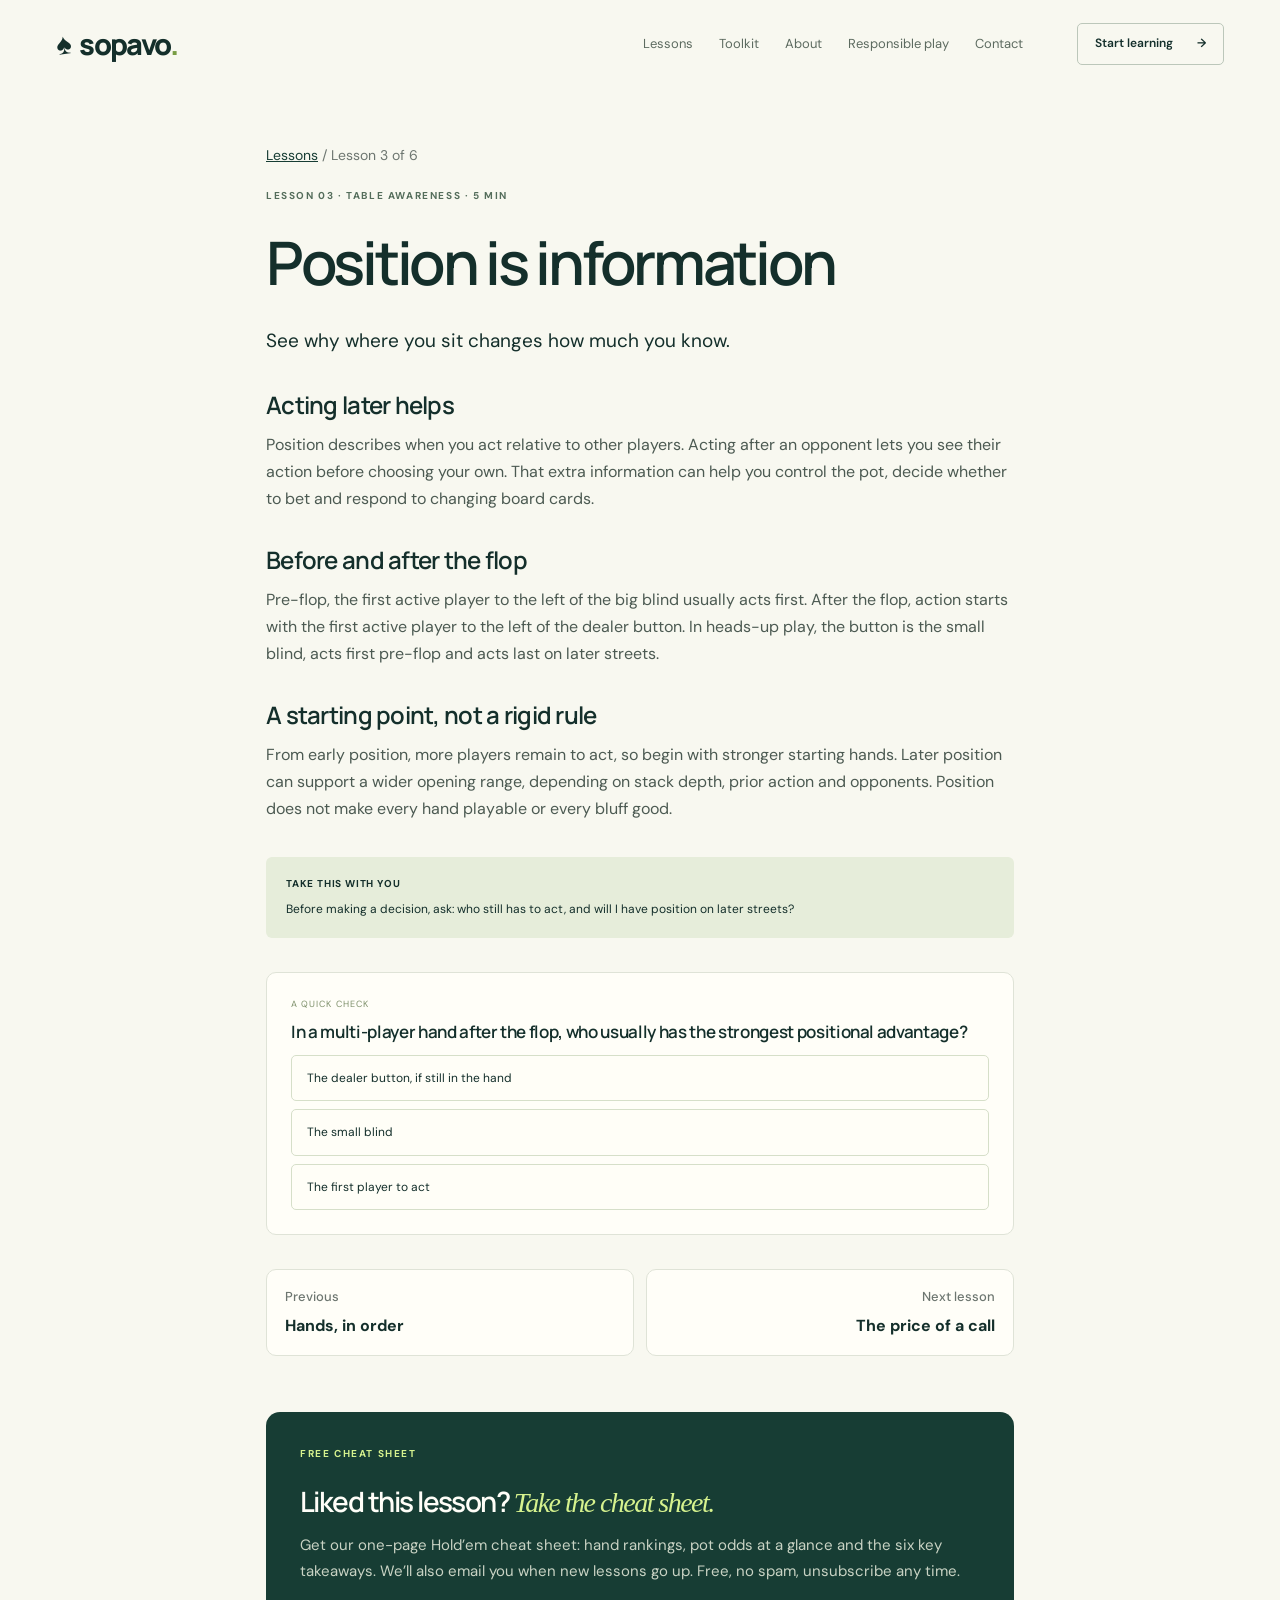
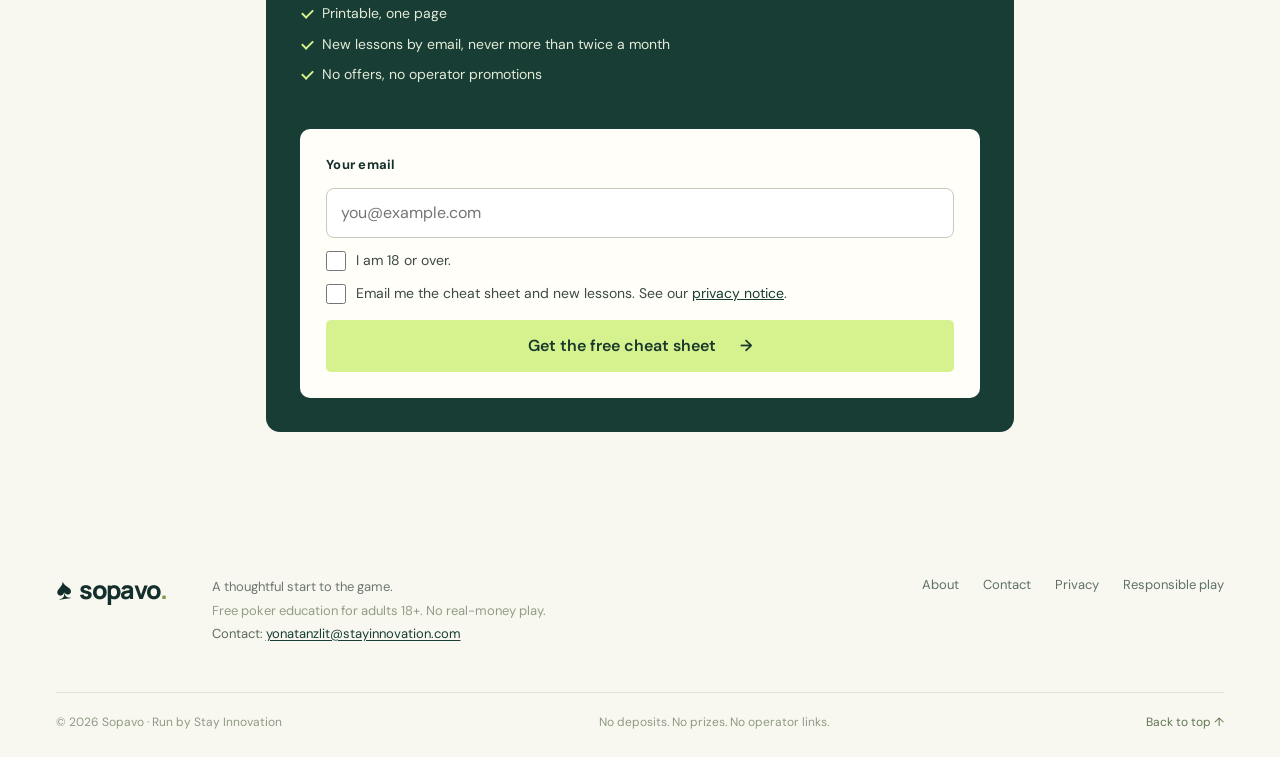
<file: lessons/position-is-information.html>
<!doctype html>
<html lang="en">
<head>
  <meta charset="utf-8"><meta name="viewport" content="width=device-width, initial-scale=1">
  <meta name="description" content="See why where you sit changes how much you know. A free 5-minute Texas Hold’em lesson with a quick quiz. No sign-up needed.">
  <meta name="theme-color" content="#132d29">
  <meta name="rw-base" content="../">
  <title>Position is information | Free poker lesson 3 of 6 | Sopavo</title>
  <link rel="canonical" href="https://sopavo.com/lessons/position-is-information.html">
  <meta property="og:type" content="website"><meta property="og:site_name" content="Sopavo"><meta property="og:title" content="Position is information | Free poker lesson 3 of 6 | Sopavo"><meta property="og:description" content="See why where you sit changes how much you know. A free 5-minute Texas Hold’em lesson with a quick quiz. No sign-up needed."><meta property="og:url" content="https://sopavo.com/lessons/position-is-information.html"><meta property="og:image" content="https://sopavo.com/og.png"><meta name="twitter:card" content="summary_large_image">
  <link rel="icon" href="../favicon.svg" type="image/svg+xml"><link rel="stylesheet" href="../styles.css">
  <script defer src="../site.js"></script>
  <script defer src="../signup.js"></script>
  <script type="application/ld+json">{"@context":"https://schema.org","@type":"LearningResource","name":"Position is information","description":"See why where you sit changes how much you know.","educationalLevel":"Beginner","inLanguage":"en","isAccessibleForFree":true,"timeRequired":"PT5M","url":"https://sopavo.com/lessons/position-is-information.html","provider":{"@type":"Organization","name":"Sopavo","url":"https://sopavo.com/"}}</script>
</head>
<body>
<a class="skip" href="#main">Skip to content</a>

<header class="site-header"><a class="brand" href="../index.html" aria-label="Sopavo home"><span class="brand-mark">♠</span>sopavo<span class="brand-dot">.</span></a><nav aria-label="Main navigation"><a href="../index.html#learn">Lessons</a><a href="../index.html#tools">Toolkit</a><a href="../about.html">About</a><a href="../responsible-play.html">Responsible play</a><a href="../contact.html">Contact</a></nav><a class="button small outline" href="../index.html#learn">Start learning <span>→</span></a><button class="menu-toggle" aria-expanded="false" aria-controls="mobile-nav" aria-label="Open navigation">☰</button></header>
<nav class="mobile-nav" id="mobile-nav" aria-label="Mobile navigation" hidden><a href="../index.html#learn">Lessons</a><a href="../index.html#tools">Toolkit</a><a href="../about.html">About</a><a href="../responsible-play.html">Responsible play</a><a href="../contact.html">Contact</a></nav>
<main id="main" class="page section-wrap lesson-page"><nav class="crumbs" aria-label="Breadcrumb"><a href="../index.html#learn">Lessons</a> <span aria-hidden="true">/</span> Lesson 3 of 6</nav><div class="eyebrow">LESSON 03 · TABLE AWARENESS · 5 MIN</div><h1 class="page-title">Position is information</h1><div class="page-body">
<p class="lead">See why where you sit changes how much you know.</p>
<h2>Acting later helps</h2><p>Position describes when you act relative to other players. Acting after an opponent lets you see their action before choosing your own. That extra information can help you control the pot, decide whether to bet and respond to changing board cards.</p>
<h2>Before and after the flop</h2><p>Pre-flop, the first active player to the left of the big blind usually acts first. After the flop, action starts with the first active player to the left of the dealer button. In heads-up play, the button is the small blind, acts first pre-flop and acts last on later streets.</p>
<h2>A starting point, not a rigid rule</h2><p>From early position, more players remain to act, so begin with stronger starting hands. Later position can support a wider opening range, depending on stack depth, prior action and opponents. Position does not make every hand playable or every bluff good.</p>
<div class="lesson-takeaway"><strong>TAKE THIS WITH YOU</strong>Before making a decision, ask: who still has to act, and will I have position on later streets?</div>
<div class="quiz static-quiz" data-correct="0"><div class="dialog-eyebrow">A QUICK CHECK</div><h4>In a multi-player hand after the flop, who usually has the strongest positional advantage?</h4><div class="quiz-options"><button type="button" data-answer="0">The dealer button, if still in the hand</button><button type="button" data-answer="1">The small blind</button><button type="button" data-answer="2">The first player to act</button></div><p class="quiz-feedback" aria-live="polite" hidden data-explain="The button acts last on post-flop betting rounds when still in the hand, seeing everyone else’s action first."></p></div>
<nav class="lesson-pager" aria-label="More lessons"><a href="hands-in-order.html"><small>Previous</small>Hands, in order</a><a class="next" href="the-price-of-a-call.html"><small>Next lesson</small>The price of a call</a></nav>
</div><section class="signup compact" aria-labelledby="su-lesson-3"><div class="signup-copy"><div class="eyebrow">FREE CHEAT SHEET</div><h2 id="su-lesson-3">Liked this lesson? <em>Take the cheat sheet.</em></h2><p>Get our one-page Hold’em cheat sheet: hand rankings, pot odds at a glance and the six key takeaways. We’ll also email you when new lessons go up. Free, no spam, unsubscribe any time.</p><ul class="signup-points"><li>Printable, one page</li><li>New lessons by email, never more than twice a month</li><li>No offers, no operator promotions</li></ul></div><form class="signup-form" data-signup="lesson-3" novalidate><label class="signup-label" for="email-lesson-3">Your email</label><div class="signup-row"><input id="email-lesson-3" name="email" type="email" inputmode="email" autocomplete="email" placeholder="you@example.com" required></div><label class="check"><input type="checkbox" name="adult" required> <span>I am 18 or over.</span></label><label class="check"><input type="checkbox" name="consent" required> <span>Email me the cheat sheet and new lessons. See our <a href="../privacy.html">privacy notice</a>.</span></label><button class="button primary signup-submit" type="submit">Get the free cheat sheet <span>→</span></button><input class="hp" name="company" tabindex="-1" autocomplete="off" aria-hidden="true"><p class="signup-status" role="status" hidden></p></form></section></main><footer class="section-wrap"><div class="footer-top"><a class="brand" href="../index.html"><span class="brand-mark">♠</span>sopavo<span class="brand-dot">.</span></a><p>A thoughtful start to the game.<br><span>Free poker education for adults 18+. No real-money play.</span><br><span class="footer-mail">Contact: <a href="mailto:yonatanzlit@stayinnovation.com">yonatanzlit@stayinnovation.com</a></span></p><div class="footer-links"><a href="../about.html">About</a><a href="../contact.html">Contact</a><a href="../privacy.html">Privacy</a><a href="../responsible-play.html">Responsible play</a></div></div><div class="footer-bottom"><span>© <span id="copyright-year">2026</span> Sopavo · Run by Stay Innovation</span><span>No deposits. No prizes. No operator links.</span><a href="#main">Back to top ↑</a></div></footer>
<script>document.querySelectorAll('.static-quiz').forEach(q=>{const c=+q.dataset.correct,f=q.querySelector('.quiz-feedback');q.querySelectorAll('[data-answer]').forEach(btn=>btn.addEventListener('click',()=>{q.querySelectorAll('[data-answer]').forEach(o=>{o.disabled=true;if(+o.dataset.answer===c)o.classList.add('correct')});const ok=+btn.dataset.answer===c;if(!ok)btn.classList.add('incorrect');f.textContent=(ok?'That’s right. ':'Here’s the key idea. ')+f.dataset.explain;f.hidden=false;try{const k='riverwise-learning-v1',s=JSON.parse(localStorage.getItem(k))||{lessons:[],scenarios:{}};if(!s.lessons.includes(2)){s.lessons.push(2);localStorage.setItem(k,JSON.stringify(s))}}catch(_){}}))});</script>
</body>
</html>
</file>
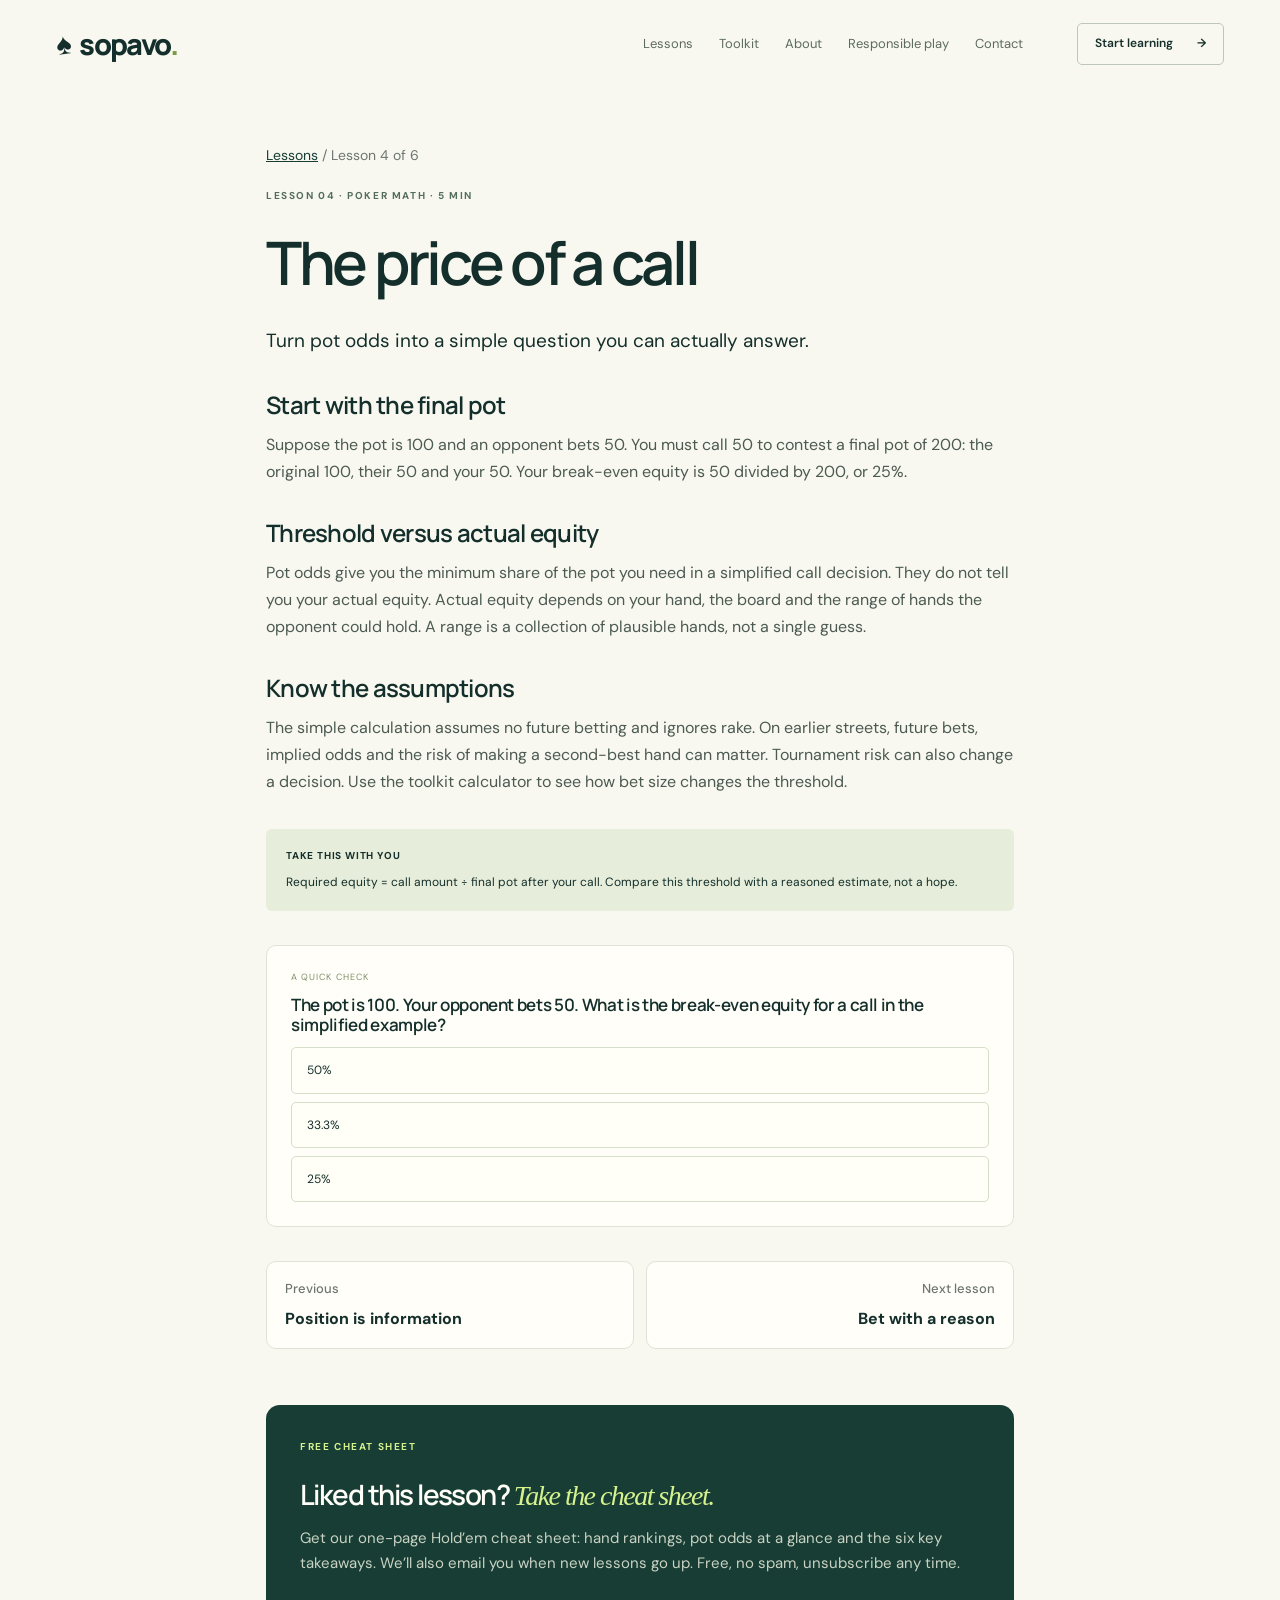
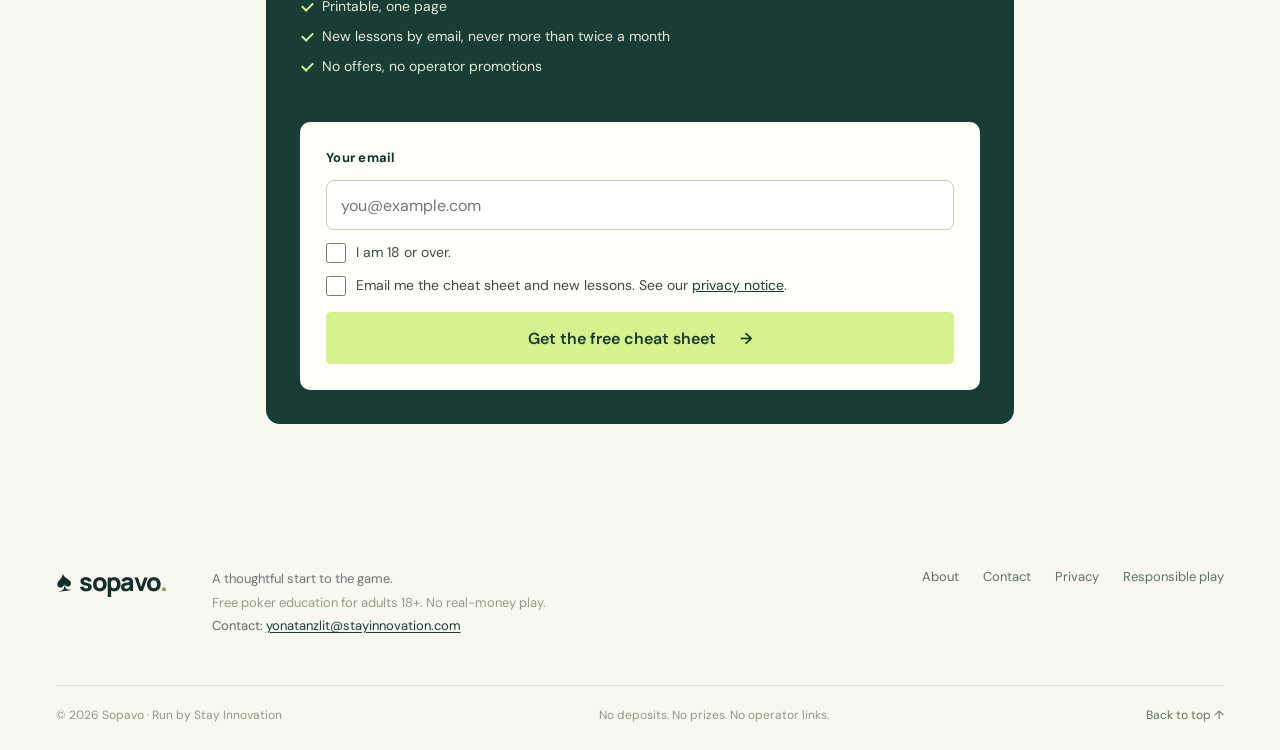
<file: lessons/the-price-of-a-call.html>
<!doctype html>
<html lang="en">
<head>
  <meta charset="utf-8"><meta name="viewport" content="width=device-width, initial-scale=1">
  <meta name="description" content="Turn pot odds into a simple question you can actually answer. A free 5-minute Texas Hold’em lesson with a quick quiz. No sign-up needed.">
  <meta name="theme-color" content="#132d29">
  <meta name="rw-base" content="../">
  <title>The price of a call | Free poker lesson 4 of 6 | Sopavo</title>
  <link rel="canonical" href="https://sopavo.com/lessons/the-price-of-a-call.html">
  <meta property="og:type" content="website"><meta property="og:site_name" content="Sopavo"><meta property="og:title" content="The price of a call | Free poker lesson 4 of 6 | Sopavo"><meta property="og:description" content="Turn pot odds into a simple question you can actually answer. A free 5-minute Texas Hold’em lesson with a quick quiz. No sign-up needed."><meta property="og:url" content="https://sopavo.com/lessons/the-price-of-a-call.html"><meta property="og:image" content="https://sopavo.com/og.png"><meta name="twitter:card" content="summary_large_image">
  <link rel="icon" href="../favicon.svg" type="image/svg+xml"><link rel="stylesheet" href="../styles.css">
  <script defer src="../site.js"></script>
  <script defer src="../signup.js"></script>
  <script type="application/ld+json">{"@context":"https://schema.org","@type":"LearningResource","name":"The price of a call","description":"Turn pot odds into a simple question you can actually answer.","educationalLevel":"Beginner","inLanguage":"en","isAccessibleForFree":true,"timeRequired":"PT5M","url":"https://sopavo.com/lessons/the-price-of-a-call.html","provider":{"@type":"Organization","name":"Sopavo","url":"https://sopavo.com/"}}</script>
</head>
<body>
<a class="skip" href="#main">Skip to content</a>

<header class="site-header"><a class="brand" href="../index.html" aria-label="Sopavo home"><span class="brand-mark">♠</span>sopavo<span class="brand-dot">.</span></a><nav aria-label="Main navigation"><a href="../index.html#learn">Lessons</a><a href="../index.html#tools">Toolkit</a><a href="../about.html">About</a><a href="../responsible-play.html">Responsible play</a><a href="../contact.html">Contact</a></nav><a class="button small outline" href="../index.html#learn">Start learning <span>→</span></a><button class="menu-toggle" aria-expanded="false" aria-controls="mobile-nav" aria-label="Open navigation">☰</button></header>
<nav class="mobile-nav" id="mobile-nav" aria-label="Mobile navigation" hidden><a href="../index.html#learn">Lessons</a><a href="../index.html#tools">Toolkit</a><a href="../about.html">About</a><a href="../responsible-play.html">Responsible play</a><a href="../contact.html">Contact</a></nav>
<main id="main" class="page section-wrap lesson-page"><nav class="crumbs" aria-label="Breadcrumb"><a href="../index.html#learn">Lessons</a> <span aria-hidden="true">/</span> Lesson 4 of 6</nav><div class="eyebrow">LESSON 04 · POKER MATH · 5 MIN</div><h1 class="page-title">The price of a call</h1><div class="page-body">
<p class="lead">Turn pot odds into a simple question you can actually answer.</p>
<h2>Start with the final pot</h2><p>Suppose the pot is 100 and an opponent bets 50. You must call 50 to contest a final pot of 200: the original 100, their 50 and your 50. Your break-even equity is 50 divided by 200, or 25%.</p>
<h2>Threshold versus actual equity</h2><p>Pot odds give you the minimum share of the pot you need in a simplified call decision. They do not tell you your actual equity. Actual equity depends on your hand, the board and the range of hands the opponent could hold. A range is a collection of plausible hands, not a single guess.</p>
<h2>Know the assumptions</h2><p>The simple calculation assumes no future betting and ignores rake. On earlier streets, future bets, implied odds and the risk of making a second-best hand can matter. Tournament risk can also change a decision. Use the toolkit calculator to see how bet size changes the threshold.</p>
<div class="lesson-takeaway"><strong>TAKE THIS WITH YOU</strong>Required equity = call amount ÷ final pot after your call. Compare this threshold with a reasoned estimate, not a hope.</div>
<div class="quiz static-quiz" data-correct="2"><div class="dialog-eyebrow">A QUICK CHECK</div><h4>The pot is 100. Your opponent bets 50. What is the break-even equity for a call in the simplified example?</h4><div class="quiz-options"><button type="button" data-answer="0">50%</button><button type="button" data-answer="1">33.3%</button><button type="button" data-answer="2">25%</button></div><p class="quiz-feedback" aria-live="polite" hidden data-explain="Your 50 call is divided by the final pot of 200: 100 + 50 + 50. The break-even threshold is 25%."></p></div>
<nav class="lesson-pager" aria-label="More lessons"><a href="position-is-information.html"><small>Previous</small>Position is information</a><a class="next" href="bet-with-a-reason.html"><small>Next lesson</small>Bet with a reason</a></nav>
</div><section class="signup compact" aria-labelledby="su-lesson-4"><div class="signup-copy"><div class="eyebrow">FREE CHEAT SHEET</div><h2 id="su-lesson-4">Liked this lesson? <em>Take the cheat sheet.</em></h2><p>Get our one-page Hold’em cheat sheet: hand rankings, pot odds at a glance and the six key takeaways. We’ll also email you when new lessons go up. Free, no spam, unsubscribe any time.</p><ul class="signup-points"><li>Printable, one page</li><li>New lessons by email, never more than twice a month</li><li>No offers, no operator promotions</li></ul></div><form class="signup-form" data-signup="lesson-4" novalidate><label class="signup-label" for="email-lesson-4">Your email</label><div class="signup-row"><input id="email-lesson-4" name="email" type="email" inputmode="email" autocomplete="email" placeholder="you@example.com" required></div><label class="check"><input type="checkbox" name="adult" required> <span>I am 18 or over.</span></label><label class="check"><input type="checkbox" name="consent" required> <span>Email me the cheat sheet and new lessons. See our <a href="../privacy.html">privacy notice</a>.</span></label><button class="button primary signup-submit" type="submit">Get the free cheat sheet <span>→</span></button><input class="hp" name="company" tabindex="-1" autocomplete="off" aria-hidden="true"><p class="signup-status" role="status" hidden></p></form></section></main><footer class="section-wrap"><div class="footer-top"><a class="brand" href="../index.html"><span class="brand-mark">♠</span>sopavo<span class="brand-dot">.</span></a><p>A thoughtful start to the game.<br><span>Free poker education for adults 18+. No real-money play.</span><br><span class="footer-mail">Contact: <a href="mailto:yonatanzlit@stayinnovation.com">yonatanzlit@stayinnovation.com</a></span></p><div class="footer-links"><a href="../about.html">About</a><a href="../contact.html">Contact</a><a href="../privacy.html">Privacy</a><a href="../responsible-play.html">Responsible play</a></div></div><div class="footer-bottom"><span>© <span id="copyright-year">2026</span> Sopavo · Run by Stay Innovation</span><span>No deposits. No prizes. No operator links.</span><a href="#main">Back to top ↑</a></div></footer>
<script>document.querySelectorAll('.static-quiz').forEach(q=>{const c=+q.dataset.correct,f=q.querySelector('.quiz-feedback');q.querySelectorAll('[data-answer]').forEach(btn=>btn.addEventListener('click',()=>{q.querySelectorAll('[data-answer]').forEach(o=>{o.disabled=true;if(+o.dataset.answer===c)o.classList.add('correct')});const ok=+btn.dataset.answer===c;if(!ok)btn.classList.add('incorrect');f.textContent=(ok?'That’s right. ':'Here’s the key idea. ')+f.dataset.explain;f.hidden=false;try{const k='riverwise-learning-v1',s=JSON.parse(localStorage.getItem(k))||{lessons:[],scenarios:{}};if(!s.lessons.includes(3)){s.lessons.push(3);localStorage.setItem(k,JSON.stringify(s))}}catch(_){}}))});</script>
</body>
</html>
</file>
<file: styles.css>
@import url('https://fonts.googleapis.com/css2?family=DM+Sans:wght@400;450;500;550;600;650;700&family=Manrope:wght@400;500;600;650;700;750;800&display=swap');
:root{--ink:#142f2b;--muted:#6d7670;--paper:#f8f8f0;--white:#fffef8;--line:#dfe3d7;--green:#173d34;--lime:#d6f28e;--serif:Georgia,'Times New Roman',serif;--sans:'DM Sans',Arial,sans-serif;--head:'Manrope',Arial,sans-serif}*{box-sizing:border-box}html{scroll-behavior:smooth;scroll-padding-top:88px}body{margin:0;background:var(--paper);color:var(--ink);font-family:var(--sans);font-size:15px;line-height:1.6}button,input,select{font:inherit}button,a,input,summary{outline-offset:5px}button:focus-visible,a:focus-visible,input:focus-visible,summary:focus-visible{outline:2px solid #82a943}button,a{ -webkit-tap-highlight-color:transparent}a{color:inherit;text-decoration:none}button{cursor:pointer}button:disabled{cursor:default}button{color:inherit}button,summary{touch-action:manipulation}::selection{background:var(--lime);color:var(--ink)}h1,h2,h3,h4,p{margin:0}h1,h2,h3,h4{font-family:var(--head);font-weight:600;line-height:1.15;letter-spacing:-.055em}h1{font-size:clamp(46px,4.45vw,70px);line-height:1.14}h2{font-size:clamp(35px,3.2vw,49px)}h3{font-size:25px;letter-spacing:-.035em}em{font-family:var(--serif);font-weight:400;letter-spacing:-.055em}p{color:var(--muted)}.section-wrap{max-width:1280px;margin:auto;padding-left:56px;padding-right:56px}.section-space{padding-top:100px;padding-bottom:100px}.eyebrow{font-size:10px;font-weight:700;letter-spacing:.16em;display:flex;align-items:center;gap:9px;margin-bottom:24px;color:#546d5b}.eyebrow.light{color:#bdceaa}.button{display:inline-flex;align-items:center;justify-content:center;gap:24px;font-weight:600;font-size:13px;min-height:50px;padding:13px 22px;border-radius:5px;border:1px solid transparent;transition:transform .2s,background .2s}.button:hover{transform:translateY(-2px)}.button.primary{background:var(--lime);color:#18382b}.button.primary:hover{background:#e2f7b2}.button.small{font-size:12px;min-height:42px;padding:10px 17px}.button.outline{border-color:#bcc7ba}.text-link{display:inline-flex;align-items:center;gap:15px;background:none;border:0;padding:0;font-weight:600;font-size:12px}.text-link:hover{color:#557b3e}.text-link span{font-size:19px}.preview-strip{display:flex;align-items:center;justify-content:center;gap:9px;min-height:29px;background:#203b30;color:#e1e8d7;font-size:9px;font-weight:500;letter-spacing:.06em}.status-dot{width:5px;height:5px;background:var(--lime);border-radius:50%}.strip-divider{margin:0 3px;color:#738878}.strip-tail{letter-spacing:0;color:#b8c6b4;margin-left:10px}.site-header{height:88px;padding:0 56px;max-width:1280px;margin:auto;display:flex;align-items:center;justify-content:space-between;gap:30px}.brand{display:flex;align-items:center;font-family:var(--head);font-size:29px;font-weight:800;letter-spacing:-1.7px;line-height:1}.brand-mark{font-family:var(--serif);font-size:29px;margin-right:8px;letter-spacing:0;transform:rotate(-8deg)}.brand-dot{color:#799d44}.site-header nav{display:flex;gap:32px;margin-left:auto;margin-right:24px;font-size:12px;color:#5d6b60}.site-header nav a:hover{color:var(--ink)}.menu-toggle{display:none;background:none;border:0;font-size:22px}.mobile-nav{padding:10px 24px 22px;border-bottom:1px solid var(--line)}.mobile-nav a{display:block;padding:12px}.hero{padding-top:55px;padding-bottom:50px;display:grid;grid-template-columns:1.03fr 1fr;gap:20px;align-items:center;min-height:620px}.hero .eyebrow{margin-bottom:27px}.tiny-suit{font-size:18px;color:#78994b}.hero-intro{font-size:15px;line-height:1.8;margin-top:27px;max-width:430px}.hero-actions{display:flex;gap:24px;align-items:center;margin-top:32px;flex-wrap:wrap}.hero-actions .primary{background:var(--green);color:#f4f8e9}.hero-actions .primary:hover{background:#275345}.hero-note{display:flex;align-items:center;gap:8px;font-size:10px;color:#778174;margin-top:23px}.check-ring{width:14px;height:14px;border:1px solid #99a58e;border-radius:50%;line-height:12px;font-size:9px;text-align:center}.note-dot{margin:0 4px}.hero-art{height:510px;position:relative;overflow:hidden}.art-grid{position:absolute;inset:0;background-image:linear-gradient(#e3e7d94d 1px,transparent 1px),linear-gradient(90deg,#e3e7d94d 1px,transparent 1px);background-size:36px 36px;mask-image:radial-gradient(ellipse,#000 30%,transparent 74%)}.art-orbit{border:1px solid #e3e7d9;border-radius:50%;position:absolute}.orbit-one{width:410px;height:410px;left:65px;top:45px}.orbit-two{width:500px;height:500px;left:20px;top:0}.art-kicker{font-size:8px;letter-spacing:.17em;position:absolute;top:28px;width:100%;text-align:center;color:#87927c}.poker-table{position:absolute;top:93px;left:10px;right:0;height:300px;border-radius:150px;background:radial-gradient(ellipse at 45% 30%,#29644e,#12392f 90%);border:9px solid #d5dfca;box-shadow:0 0 0 1px #bdcdb5,0 24px 45px #13332920;transform:rotate(-9deg)}.table-line{position:absolute;inset:12px;border:1px solid #9ebd9050;border-radius:150px}.table-logo{position:absolute;left:40px;top:128px;color:#90b48d35;font-size:20px;letter-spacing:-1px;font-weight:600;transform:rotate(-90deg)}.opponent{position:absolute;top:-30px;left:50%;transform:translateX(-50%) rotate(9deg);border:1px solid #dce3d3;background:#fffef8;box-shadow:0 4px 8px #132b2810;padding:9px 13px;display:flex;align-items:center;gap:8px;border-radius:8px;white-space:nowrap}.opponent>span{background:#dbe6cf;width:28px;height:28px;display:grid;place-items:center;border-radius:50%;font-size:12px}.opponent div{font-size:9px;font-weight:600;line-height:1.4}.opponent small{display:block;color:#86927e;font-size:8px;font-weight:400}.opponent i{width:5px;height:5px;background:#96b169;border-radius:50%;margin-left:8px}.pot-label{position:absolute;top:47px;width:100%;text-align:center;font-size:7px;letter-spacing:.1em;color:#b0c3a6;transform:rotate(9deg)}.pot-label strong{display:block;color:#e5eddc;line-height:1.1;font-size:24px;font-weight:500;letter-spacing:-1px}.pot-label span{font-size:6px}.board{display:flex;gap:8px;position:absolute;left:50%;top:116px;transform:translateX(-50%) rotate(9deg)}.playing-card{background:#fffdf3;width:57px;height:80px;flex-shrink:0;border-radius:5px;box-shadow:0 2px 2px #041a2425;position:relative;padding:6px;color:#233d32}.playing-card b{font-family:var(--serif);font-size:17px;line-height:.9;display:block;font-weight:600}.playing-card b small{display:block;font-size:14px;margin-top:2px}.playing-card>span{position:absolute;bottom:10px;right:9px;font-family:var(--serif);font-size:30px;line-height:1}.playing-card.red{color:#b55648}.hero-hand{position:absolute;top:271px;left:132px;width:210px;height:174px;transform:rotate(-9deg)}.playing-card.large{width:110px;height:154px;border-radius:8px;padding:12px;position:absolute;box-shadow:2px 6px 10px #152f2925}.playing-card.large b{font-size:26px}.playing-card.large b small{font-size:23px}.playing-card.large>span{font-size:68px;bottom:35px;right:22px}.playing-card .card-corner{position:absolute;right:10px;bottom:10px;transform:rotate(180deg)}.card-left{left:5px;transform:rotate(-12deg)}.card-right{left:89px;top:3px;transform:rotate(10deg)}.chip-stack{position:absolute;right:62px;bottom:49px;transform:rotate(9deg)}.chip-stack i{position:absolute;width:35px;height:14px;border-radius:50%;border:3px dashed #a8ba79;background:#e5e8b2;box-shadow:0 3px 0 #8d9d64}.chip-stack i:nth-child(2){top:-5px}.chip-stack i:nth-child(3){top:-10px}.chip-stack i:nth-child(4){top:-15px}.insight-float{position:absolute;right:0;bottom:20px;display:flex;align-items:center;gap:11px;padding:17px 20px;background:#fffef8;border:1px solid #dce3d3;border-radius:8px;box-shadow:0 10px 25px #1333290a;transform:rotate(-3deg)}.insight-icon{display:grid;place-items:center;font-size:22px;background:#e6edd5;width:35px;height:35px;border-radius:50%}.insight-float div{font-size:11px;font-weight:600}.insight-float small{display:block;font-weight:400;color:#7d8778;font-size:9px;margin-top:2px}.art-caption{position:absolute;bottom:5px;left:4px;font-size:7px;letter-spacing:.14em;color:#8e9a84}.principles{display:flex;align-items:center;justify-content:space-between;gap:20px;border-top:1px solid var(--line);border-bottom:1px solid var(--line);padding-top:24px;padding-bottom:24px;font-size:13px;font-weight:500}.principles div{display:flex;gap:14px;align-items:center}.principles span{font-size:9px;color:#8d9c7e}.principles>i{font-style:normal;color:#a8b29b;font-size:16px}.section-heading{display:flex;align-items:flex-end;justify-content:space-between;gap:50px;margin-bottom:40px}.section-aside{width:330px;flex-shrink:0;font-size:13px}.section-heading .eyebrow{margin-bottom:18px}.progress-info{margin-top:20px}.progress-info>span{font-size:10px;color:#516548}.progress-track{height:3px;background:#dfe5d6;margin:9px 0}.progress-track>span{display:block;background:#719741;width:0;height:100%;transition:width .4s}.progress-info>small{color:#939b8c;font-size:9px}.lesson-grid{display:grid;grid-template-columns:repeat(3,1fr);gap:18px}.lesson-card{background:#fffef8;border:1px solid var(--line);border-radius:8px;padding:26px;transition:transform .2s,box-shadow .2s;display:flex;flex-direction:column;position:relative;text-align:left;width:100%}.lesson-card:hover{transform:translateY(-4px);box-shadow:0 12px 25px #173d3409}.lesson-card-top{display:flex;align-items:center;justify-content:space-between;margin-bottom:27px}.lesson-icon{width:45px;height:45px;background:#eef1e2;border-radius:50%;display:grid;place-items:center;font-size:22px}.lesson-number{font-size:10px;color:#97a18e}.lesson-card h3{font-size:21px;margin:12px 0 10px}.lesson-card p{font-size:12px;line-height:1.75;flex:1}.lesson-meta{font-size:8px;letter-spacing:.1em;font-weight:600;color:#89947f}.lesson-bottom{margin-top:26px;border-top:1px solid #e8ebdf;padding-top:15px;font-size:11px;display:flex;justify-content:space-between;align-items:center}.lesson-bottom span:last-child{font-size:20px;font-weight:400}.lesson-card.complete .lesson-bottom{color:#698a37}.practice-section{background:#153a31;color:#f3f5e6;padding:85px 0 90px;position:relative;overflow:hidden}.practice-section:before{content:"";position:absolute;right:-160px;top:-340px;width:750px;height:750px;border:1px solid #b5cc9533;border-radius:50%;pointer-events:none}.practice-layout{display:grid;grid-template-columns:.82fr 1fr;gap:100px;align-items:center}.practice-copy h2{font-size:54px;margin-bottom:23px}.practice-copy h2 em{color:#d3ed9f}.practice-copy>p{color:#b6c6b5;font-size:13px;line-height:1.8;max-width:310px}.feature-list{list-style:none;padding:0;margin:25px 0 30px;font-size:11px;color:#c5d2bf}.feature-list li{margin:12px 0;display:flex;gap:10px}.feature-list span{color:#c4dd8c}.honest-note{display:flex;gap:10px;max-width:320px;line-height:1.7}.honest-note>span{width:15px;height:15px;line-height:13px;text-align:center;border:1px solid #6d8a6b;border-radius:50%;font-size:10px;flex-shrink:0;margin-top:3px}.honest-note p{font-size:10px;color:#92ab92}.practice-score{display:flex;align-items:center;gap:13px;margin-top:35px;padding-top:20px;border-top:1px solid #38604c;max-width:320px}.practice-score>span{font-size:32px;line-height:1;font-family:var(--head);color:#d5e6a8}.practice-score>div{font-size:10px;color:#cfdbc6}.practice-score small{display:block;color:#92ab92;font-size:9px}.subtle-button{font-size:9px;background:none;border:0;color:#b7ccad;margin-left:auto;padding:8px}.lab{position:relative;z-index:1;background:#f8f8ed;border-radius:13px;padding:24px;color:var(--ink);box-shadow:0 20px 70px #081f2e40;min-width:0}.lab-top{display:flex;align-items:center;justify-content:space-between;color:#939e88;font-size:8px;letter-spacing:.07em;padding-bottom:18px;border-bottom:1px solid #e2e6d6}.lab-status{display:flex;align-items:center;gap:6px;color:#677c57;font-size:8px;font-weight:600}.lab-status i{width:5px;height:5px;background:#92b460;border-radius:50%}.lab-head{display:flex;justify-content:space-between;align-items:center;margin-top:20px;gap:10px}.tag{font-size:8px;letter-spacing:.08em;color:#859375}.lab h3{font-size:23px;margin-top:6px}.circle-button{background:transparent;border:1px solid #d5ddc9;border-radius:50%;width:28px;height:28px;flex-shrink:0;line-height:1}.scenario-context{font-size:11px;line-height:1.7;margin-top:12px;min-height:38px}.lab-felt{height:252px;background:radial-gradient(ellipse at center,#326450,#215241);border-radius:10px;margin-top:18px;position:relative;overflow:hidden}.lab-felt-ring{position:absolute;border:1px solid #b7c7a333;inset:15px 25px;border-radius:105px}.opponent-mini{position:absolute;top:16px;left:50%;transform:translateX(-50%);display:flex;gap:7px;align-items:center;white-space:nowrap}.avatar{height:24px;width:24px;background:#b5c998;border-radius:50%;display:grid;place-items:center;font-size:10px}.opponent-mini>div{font-size:9px;color:#e3ecd6;line-height:1.4}.opponent-mini small{display:block;color:#b1c3a5;font-size:8px}.lab-pot{position:absolute;top:55px;text-align:center;width:100%;color:#f5f3cf;line-height:1.5}.lab-pot small{display:block;font-size:6px;letter-spacing:.1em;color:#b2c5a3}.lab-pot strong{font-size:17px;font-weight:500}.scenario-board{position:absolute;top:98px;width:100%;display:flex;justify-content:center;gap:6px}.scenario-board .playing-card{width:38px;height:52px;padding:4px;border-radius:3px}.scenario-board .playing-card b{font-size:12px}.scenario-board .playing-card b small{font-size:10px}.scenario-board .playing-card>span{font-size:17px;bottom:6px;right:6px}.preflop-label{color:#abc09a;font-size:10px;padding:17px 0}.your-hand{position:absolute;top:164px;left:50%;transform:translateX(-50%);display:flex;align-items:center;gap:12px;white-space:nowrap}.your-hand>span,.your-hand>small{font-size:6px;color:#b1c3a4;letter-spacing:.07em}.your-hand>div{display:flex;gap:5px}.your-hand .playing-card{width:43px;height:61px;padding:5px}.your-hand .playing-card b{font-size:14px}.your-hand .playing-card b small{font-size:10px}.your-hand .playing-card>span{font-size:23px;bottom:6px;right:7px}.decision-options{display:flex;gap:8px;margin-top:18px}.decision-options button{flex:1;min-height:43px;background:#fffef7;border:1px solid #d7dec9;border-radius:5px;font-size:10px;font-weight:600}.decision-options button:hover:not(:disabled){background:#e8efda;border-color:#9eb17d}.decision-options button.selected{background:#d6e9b5;border-color:#a0bc6c}.decision-options button.correct{background:#d6e9b5;border-color:#90af56}.decision-options button.incorrect{background:#f1dfd3;border-color:#cfab8f}.decision-options button:disabled:not(.selected):not(.correct){opacity:.6}.decision-feedback{padding:16px;background:#e9eedc;border-radius:6px;margin-top:13px;font-size:11px;line-height:1.7}.decision-feedback strong{display:block;font-size:12px;color:#385a29;margin-bottom:5px}.decision-feedback p{font-size:11px;color:#66745b}.next-scenario{margin-top:12px;width:100%;min-height:40px;font-size:11px}.lab-foot{display:flex;align-items:center;justify-content:space-between;font-size:7px;color:#8b987e;margin-top:14px}.lab-foot>span:last-child{font-size:15px}.tools-grid{display:grid;grid-template-columns:1fr 1fr;gap:22px}.odds-tool,.rank-tool{border:1px solid var(--line);border-radius:8px;padding:32px;min-width:0}.odds-tool{background:#e9efdc}.rank-tool{background:#fffef7}.tool-label{display:flex;justify-content:space-between;align-items:center;margin-bottom:24px;font-size:9px;font-weight:500;letter-spacing:.1em;color:#6f815c}.tool-label>span:last-child{font-size:22px}.tools-grid h3{font-size:25px;margin-bottom:13px}.tools-grid article>p{font-size:12px;max-width:340px;line-height:1.8}.calculator-fields{display:flex;gap:12px;margin-top:27px}.calculator-fields label{font-size:10px;color:#657558;flex:1;min-width:0}.calculator-fields input{display:block;width:100%;padding:12px 14px;background:#fbfcef;border:1px solid #cfdabd;border-radius:5px;margin-top:7px;font-size:20px;color:#314f30;font-weight:500;min-width:0}.odds-result{display:flex;justify-content:space-between;align-items:center;margin:26px 0 20px;padding:15px 0}.odds-result small{display:block;font-size:8px;color:#81916e;letter-spacing:.1em}.odds-result strong{font-family:var(--head);font-size:71px;font-weight:500;letter-spacing:-4px;line-height:1.2}.odds-result strong>span{font-size:30px;letter-spacing:-1px;margin-left:4px}.odds-visual{width:100px;height:100px;border-radius:50%;background:conic-gradient(#355638 25%,#ced9bb 0);display:grid;place-items:center}.odds-visual>span{display:grid;place-items:center;width:80px;height:80px;border-radius:50%;background:#e9efdc;font-size:13px;font-weight:500}.tool-footnote{font-size:10px!important;min-height:37px;max-width:none!important}.odds-tool details{margin-top:17px;padding-top:16px;border-top:1px solid #d3ddc3}.odds-tool summary{font-size:10px;cursor:pointer;list-style:none}.odds-tool summary:after{content:'+';float:right}.odds-tool details[open] summary:after{content:'−'}.odds-tool details p{font-size:10px;margin-top:10px;line-height:1.7}.ranking-list{margin-top:22px;display:grid;grid-template-columns:1fr 1fr;column-gap:20px}.rank-row{border-bottom:1px solid #e8ecde}.rank-row button{display:flex;align-items:center;width:100%;padding:12px 0;background:none;border:0;font-size:10px;text-align:left;gap:10px}.rank-row button>span:first-child{color:#99a38e;font-size:8px}.rank-row button>span:last-child{margin-left:auto;color:#80936a;font-size:12px}.rank-row.open{grid-column:1/-1}.rank-example{padding:3px 0 14px;font-size:10px;color:#728365}.rank-example strong{display:block;font-family:var(--serif);font-size:20px;letter-spacing:3px;font-weight:400;color:#415b37;margin:4px 0}.rank-note{font-size:10px;color:#939f84;line-height:1.6;margin-top:20px}.approach-section{display:grid;grid-template-columns:.95fr 1fr;gap:110px;align-items:center;border-top:1px solid var(--line);padding-top:70px;padding-bottom:90px}.approach-visual{height:410px;border-radius:7px;background:#e6ebd6;position:relative;overflow:hidden;display:flex;align-items:center;justify-content:center}.approach-visual:before,.approach-visual:after{content:'';position:absolute;left:-80px;top:-100px;width:560px;height:560px;border:1px solid #c2d0a5;border-radius:50%}.approach-visual:after{width:420px;height:420px;left:-7px;top:-30px}.approach-badge{font-family:var(--head);font-size:36px;font-weight:650;line-height:1.15;text-align:center;letter-spacing:-1.9px;position:relative;z-index:1;transform:rotate(-7deg);margin-top:-40px}.approach-badge>span{font-family:var(--serif);font-style:italic;font-size:40px;font-weight:400;line-height:1.35;color:#648043}.suit-wheel{position:absolute;font-size:150px;bottom:-80px;right:15px;line-height:1;color:#294f34;transform:rotate(-13deg)}.approach-caption{position:absolute;bottom:25px;left:24px;letter-spacing:.12em;font-size:7px;color:#83956f}.approach-copy>p{font-size:12px;line-height:1.85;margin-top:20px}.roadmap{margin-top:28px;margin-bottom:26px}.roadmap>div{display:flex;gap:12px;margin:15px 0}.roadmap-dot{width:8px;height:8px;border:1px solid #a9b69b;border-radius:50%;flex-shrink:0;margin-top:6px}.roadmap-dot.ready{background:#86a254;border:0}.roadmap strong{display:block;color:#3d5437;font-size:11px;font-weight:500}.roadmap small{display:block;color:#869179;font-size:10px;margin-top:2px}.faq-section{display:grid;grid-template-columns:1fr 1.35fr;gap:100px;border-top:1px solid var(--line);padding-top:65px;padding-bottom:80px}.faq-section h2{font-size:43px}.faqs details{border-bottom:1px solid var(--line);padding:20px 0}.faqs details:first-child{padding-top:0}.faqs summary{cursor:pointer;list-style:none;font-size:12px;font-weight:500;position:relative;padding-right:22px}.faqs summary::-webkit-details-marker{display:none}.faqs summary:after{content:'+';font-size:17px;color:#849474;position:absolute;right:0;top:-3px}.faqs details[open] summary:after{content:'−'}.faqs details p{font-size:11px;line-height:1.8;margin-top:12px;padding-right:22px}.responsible{display:flex;align-items:center;gap:23px;background:#edf0e2;padding-top:30px;padding-bottom:30px;border-top:1px solid #dfe6cf;border-bottom:1px solid #dfe6cf}.age-badge{width:47px;height:47px;border:1px solid #aebda0;border-radius:50%;font-size:15px;display:grid;place-items:center;flex-shrink:0;font-weight:600}.responsible h3{font-size:17px;letter-spacing:-.02em;margin-bottom:6px}.responsible p{font-size:10px;line-height:1.8;max-width:650px}.responsible p a{text-decoration:underline;text-underline-offset:3px}.responsible .text-link{font-size:9px;white-space:nowrap;margin-left:auto;gap:7px}.footer-top{padding:47px 0;display:flex;align-items:flex-start;gap:45px}.footer-top>.brand{font-size:25px}.footer-top p{font-size:10px;line-height:1.8}.footer-top p span{color:#929d87}.footer-links{display:flex;flex-wrap:wrap;justify-content:flex-end;gap:12px 24px;margin-left:auto;max-width:360px}.footer-links button{font-size:10px;border:0;background:none;padding:0;color:#78886c}.footer-links button:hover{text-decoration:underline}.footer-bottom{padding:20px 0 25px;border-top:1px solid var(--line);display:flex;justify-content:space-between;gap:20px;font-size:8px;color:#8f9a84}.footer-bottom a{color:#607552}.skip{position:fixed;left:15px;top:-80px;background:var(--lime);padding:10px 15px;z-index:99}.skip:focus{top:10px}dialog{border:1px solid #d6dfc7;border-radius:12px;background:var(--paper);color:var(--ink);width:min(680px,calc(100% - 32px));max-height:90vh;padding:28px;box-shadow:0 20px 100px #09292444}dialog::backdrop{background:#0d2c27aa;backdrop-filter:blur(5px)}.dialog-top{display:flex;justify-content:space-between;align-items:center;border-bottom:1px solid var(--line);padding-bottom:20px;margin-bottom:27px}.brand.mini{font-size:20px}.brand.mini .brand-mark{font-size:22px}.dialog-close{width:32px;height:32px;border-radius:50%;border:1px solid #d5deca;background:transparent;font-size:13px}.dialog-eyebrow{font-size:9px;color:#7e906b;letter-spacing:.12em;margin-bottom:10px}.dialog-title{font-size:33px;margin-bottom:18px}.dialog-copy p{font-size:13px;line-height:1.85;margin:14px 0}.dialog-copy h4{font-size:17px;margin-top:24px;letter-spacing:-.025em}.dialog-copy ul{padding-left:20px;color:#6d7b61;font-size:12px}.lesson-takeaway{padding:18px 20px;background:#e6edda;border-radius:6px;margin:24px 0;font-size:12px;line-height:1.75}.lesson-takeaway strong{display:block;font-size:10px;margin-bottom:7px;letter-spacing:.08em}.quiz{padding-top:22px;border-top:1px solid var(--line)}.quiz>h4{font-size:17px;margin-bottom:13px;letter-spacing:-.02em}.quiz-options{display:grid;gap:8px}.quiz-options button{border:1px solid #d6dfc9;background:#fffef7;border-radius:5px;font-size:12px;text-align:left;padding:12px 15px}.quiz-options button:hover:not(:disabled){background:#eaf0df}.quiz-options button.correct{background:#d9e9bc;border-color:#99b76d}.quiz-options button.incorrect{background:#f1ddd2;border-color:#c9a48a}.quiz-feedback{font-size:12px;color:#5e7546;line-height:1.75;margin-top:14px}.complete-lesson{margin-top:20px;width:100%}.toast{position:fixed;bottom:24px;left:50%;transform:translateX(-50%);padding:13px 22px;background:#193e32;color:#e5efd8;border:1px solid #6d8a58;box-shadow:0 8px 30px #14322a22;border-radius:8px;font-size:12px;z-index:100;max-width:90vw}.error-text{color:#a74c3d!important}[hidden]{display:none!important}@media(min-width:1500px){.section-wrap{max-width:1400px}.site-header{max-width:1400px}.hero{gap:60px}.hero-art{max-width:590px}.poker-table{left:25px}.hero-hand{left:165px}.practice-layout{gap:140px}}@media(max-width:1100px){.section-wrap{padding-left:35px;padding-right:35px}.site-header{padding:0 35px}.site-header nav{gap:20px;margin-right:0}.hero{gap:0}.hero-art{height:460px;transform:scale(.94);transform-origin:right center}.poker-table{height:280px}.hero-hand{left:100px;top:260px}.insight-float{bottom:0}.art-caption{bottom:-10px}.hero-actions{gap:15px}.hero-actions .button{font-size:11px;padding:13px 17px;gap:15px}.hero-actions .text-link{font-size:10px}.practice-layout{gap:55px}.practice-copy h2{font-size:48px}.approach-section{gap:65px}.faq-section{gap:65px}.responsible{flex-wrap:wrap}.responsible>div:nth-child(2){flex:1}.responsible .text-link{margin-left:70px}.footer-top{gap:30px}.lesson-card{padding:22px}.section-aside{width:300px}}@media(max-width:800px){.site-header{height:77px}.site-header nav{display:none}.site-header>.button{margin-left:auto}.menu-toggle{display:block}.hero{grid-template-columns:1fr;padding-top:35px;padding-bottom:25px}.hero-copy{max-width:600px}.hero h1{font-size:58px}.hero-intro{max-width:500px}.hero-art{width:510px;max-width:100%;height:480px;margin:20px auto 0;transform:none}.poker-table{left:10px;height:300px}.hero-hand{left:132px;top:271px}.insight-float{bottom:15px}.art-caption{bottom:0}.principles{font-size:10px;gap:10px;padding-top:20px;padding-bottom:20px}.principles div{gap:7px}.principles>i{font-size:12px}.section-space{padding-top:65px;padding-bottom:65px}.section-heading{gap:25px;align-items:flex-start}.section-heading h2{font-size:35px}.section-aside{width:230px;font-size:11px}.lesson-grid{grid-template-columns:repeat(2,1fr)}.practice-layout{grid-template-columns:1fr;gap:40px}.practice-copy{display:grid;grid-template-columns:1fr 1fr;column-gap:40px}.practice-copy .eyebrow,.practice-copy h2,.practice-copy>p{grid-column:1}.practice-copy .feature-list{grid-column:2;grid-row:2;margin-top:0}.honest-note{grid-column:2;grid-row:3}.practice-score{grid-column:1/-1;width:100%;max-width:none}.lab{max-width:560px;width:100%;margin:auto}.practice-section{padding:65px 0}.tools-grid{gap:15px}.odds-tool,.rank-tool{padding:24px}.ranking-list{grid-template-columns:1fr;column-gap:0}.rank-row button{padding:7px 0}.tools-grid h3{font-size:23px}.tools-grid article>p{font-size:11px}.odds-result strong{font-size:60px}.odds-visual{width:82px;height:82px}.odds-visual>span{width:64px;height:64px;font-size:11px}.calculator-fields{flex-direction:column}.calculator-fields input{padding:8px 12px}.approach-section{gap:30px}.approach-visual{height:360px}.approach-badge{font-size:28px}.approach-badge>span{font-size:34px}.approach-copy h2{font-size:37px}.approach-copy>p{font-size:11px}.faq-section{gap:40px;grid-template-columns:.8fr 1.2fr}.faq-section h2{font-size:35px}.footer-top{flex-wrap:wrap}.footer-links{margin-left:0;max-width:none;width:100%;justify-content:flex-start}.footer-bottom{flex-wrap:wrap}.footer-bottom span:nth-child(2){margin-left:auto}.footer-bottom a{display:none}}@media(max-width:560px){.section-wrap{padding-left:23px;padding-right:23px}.preview-strip{font-size:8px;height:28px;gap:6px}.strip-tail{display:none}.site-header{padding:0 23px;height:73px;gap:17px}.brand{font-size:26px}.brand-mark{font-size:26px}.site-header>.button{font-size:9px;min-height:35px;padding:8px 10px;gap:7px}.menu-toggle{font-size:19px;padding:0}.hero{padding-top:28px}.hero h1{font-size:45px;line-height:1.16;letter-spacing:-2.5px}.hero .eyebrow{font-size:8px;margin-bottom:20px;letter-spacing:.1em}.hero-intro{font-size:12px;line-height:1.85;margin-top:22px;max-width:330px}.desktop{display:none}.hero-actions{gap:19px;margin-top:24px}.hero-actions .button{font-size:10px;padding:12px 14px;min-height:46px}.hero-actions .text-link{font-size:10px;gap:7px}.hero-note{font-size:8px;margin-top:18px}.hero-art{margin-top:22px;height:365px;width:350px}.art-kicker{font-size:6px;top:10px}.orbit-one{width:290px;height:290px;left:32px;top:24px}.orbit-two{width:360px;height:360px;left:-3px;top:-10px}.poker-table{top:68px;height:220px;border-width:7px;left:0}.table-line{inset:9px}.opponent{top:-25px;padding:6px 9px}.opponent>span{width:22px;height:22px;font-size:10px}.opponent div{font-size:7px}.opponent small{font-size:6px}.pot-label{top:29px;font-size:5px}.pot-label strong{font-size:18px}.pot-label span{font-size:5px}.board{top:82px;gap:5px}.board .playing-card{width:42px;height:59px;padding:5px}.board .playing-card b{font-size:13px}.board .playing-card b small{font-size:11px}.board .playing-card>span{font-size:22px;bottom:8px;right:6px}.table-logo{font-size:15px;left:20px;top:91px}.hero-hand{top:197px;left:88px;width:155px;height:120px}.playing-card.large{width:79px;height:112px;border-radius:6px;padding:8px}.playing-card.large b{font-size:20px}.playing-card.large b small{font-size:15px}.playing-card.large>span{font-size:48px;bottom:28px;right:15px}.playing-card .card-corner{right:7px;bottom:7px}.card-right{left:67px;top:3px}.chip-stack{right:46px;bottom:30px}.chip-stack i{width:25px;height:10px;border-width:2px}.insight-float{bottom:5px;padding:12px 14px;gap:8px}.insight-icon{width:25px;height:25px;font-size:17px}.insight-float div{font-size:8px}.insight-float small{font-size:7px}.art-caption{font-size:5px;bottom:4px;max-width:100px}.principles{gap:5px;padding-top:17px;padding-bottom:17px}.principles div{font-size:8px;display:block}.principles span{font-size:7px;display:block;margin-bottom:3px}.principles>i{font-size:9px}.section-space{padding-top:52px;padding-bottom:52px}.section-heading{display:block;margin-bottom:27px}.eyebrow{font-size:8px;margin-bottom:18px}.section-heading h2{font-size:34px}.section-aside{width:auto;max-width:330px;margin-top:20px;font-size:11px}.progress-info{margin-top:16px}.progress-info>small{font-size:8px}.lesson-grid{gap:11px}.lesson-card{padding:17px 15px;border-radius:7px}.lesson-card-top{margin-bottom:21px}.lesson-icon{width:34px;height:34px;font-size:18px}.lesson-number{font-size:8px}.lesson-card h3{font-size:18px;line-height:1.2;margin-top:10px}.lesson-card p{font-size:10px;line-height:1.65}.lesson-meta{font-size:6px;letter-spacing:.05em}.lesson-bottom{margin-top:17px;padding-top:10px;font-size:9px}.lesson-bottom span:last-child{font-size:17px}.practice-section{padding:50px 0}.practice-layout{gap:30px}.practice-copy{display:block}.practice-copy h2{font-size:42px}.practice-copy>p{font-size:12px;max-width:none}.feature-list{font-size:10px;margin-top:20px;margin-bottom:20px}.honest-note{max-width:none}.honest-note p{font-size:9px}.practice-score{margin-top:24px}.lab{padding:18px;border-radius:10px}.lab h3{font-size:21px}.scenario-context{font-size:10px}.lab-head{margin-top:16px}.lab-felt{height:237px;margin-top:14px}.lab-felt-ring{inset:15px}.lab-pot{top:52px}.scenario-board{top:93px}.your-hand{top:158px;gap:8px}.your-hand>span,.your-hand>small{font-size:5px}.scenario-board{gap:4px}.scenario-board .playing-card{width:34px;height:48px}.decision-options{gap:6px;margin-top:14px}.decision-options button{font-size:9px;min-height:41px}.lab-foot{font-size:6px}.tools-grid{grid-template-columns:1fr;gap:18px}.odds-tool,.rank-tool{padding:25px}.calculator-fields{flex-direction:row}.calculator-fields label{font-size:9px}.calculator-fields input{font-size:19px;padding:11px 12px}.odds-result{margin-top:20px;margin-bottom:15px}.odds-result strong{font-size:65px}.odds-visual{width:94px;height:94px}.odds-visual>span{width:74px;height:74px;font-size:12px}.ranking-list{grid-template-columns:1fr 1fr;column-gap:15px}.rank-row button{padding:12px 0;font-size:9px;gap:7px}.approach-section{grid-template-columns:1fr;gap:35px}.approach-visual{height:315px;order:2}.approach-badge{font-size:31px}.approach-badge>span{font-size:38px}.approach-copy h2{font-size:38px}.approach-copy>p{font-size:12px}.roadmap{margin-bottom:20px}.approach-caption{font-size:7px}.faq-section{grid-template-columns:1fr;gap:30px}.faq-section h2{font-size:37px}.faqs summary{font-size:11px}.faqs details p{font-size:10px}.responsible{gap:15px;padding-top:25px;padding-bottom:25px;align-items:flex-start}.age-badge{width:38px;height:38px;font-size:12px;margin-top:2px}.responsible h3{font-size:16px}.responsible p{font-size:9px}.responsible .text-link{margin-left:53px;font-size:8px}.footer-top{padding:35px 0;gap:20px}.footer-top>.brand{font-size:24px}.footer-top p{font-size:8px;margin-left:auto}.footer-links{gap:18px;font-size:9px;margin-top:8px}.footer-links button{font-size:8px}.footer-bottom{font-size:7px;gap:6px;padding:17px 0 22px}.footer-bottom span:nth-child(2){margin-left:0;width:100%}dialog{padding:21px;max-height:91vh}.dialog-title{font-size:28px}.dialog-copy p{font-size:12px}.dialog-top{margin-bottom:22px}.quiz>h4{font-size:16px}.quiz-options button{font-size:11px}.lesson-takeaway{padding:15px;font-size:11px}.dialog-copy h4{font-size:16px}.quiz-feedback{font-size:11px}.toast{font-size:10px;text-align:center;min-width:220px}}@media(prefers-reduced-motion:reduce){html{scroll-behavior:auto}*,*:before,*:after{transition:none!important;animation:none!important}}

/* Public site additions */
.footer-links a{font-size:13px;color:#5f7064}
.footer-links a:hover{color:var(--ink);text-decoration:underline}
.site-header nav{gap:26px;font-size:13px}
.page{padding-top:56px;padding-bottom:96px;max-width:860px}
.page-title{font-size:clamp(38px,5vw,60px);margin-bottom:28px}
.page-body{font-size:16px;line-height:1.7}
.page-body p,.page-body li{color:#4c5a52}
.page-body .lead{font-size:19px;color:var(--ink);margin-bottom:12px}
.page-body h2{font-size:24px;letter-spacing:-.03em;margin:40px 0 12px}
.page-body p+p{margin-top:12px}
.page-body ul{padding-left:20px;margin:0}
.page-body li{margin:8px 0}
.page-body a{color:#2f6a43;text-decoration:underline;text-underline-offset:3px}
.page-body strong{color:var(--ink)}
.contact-card{background:var(--white);border:1px solid var(--line);border-radius:8px;padding:22px 24px;margin:20px 0}
.contact-card small{display:block;font-size:11px;font-weight:700;letter-spacing:.14em;color:#546d5b;margin-bottom:6px}
.contact-card>a{font-family:var(--head);font-size:clamp(17px,3.4vw,22px);font-weight:600;color:var(--ink);word-break:break-all}
.contact-card strong{display:block;font-family:var(--head);font-size:18px;margin-bottom:4px}
.contact-card p{margin-top:6px;font-size:15px}
.help-grid{display:grid;grid-template-columns:repeat(3,1fr);gap:16px;margin:16px 0 8px}
.help-grid .contact-card{margin:0}
@media(max-width:800px){.help-grid{grid-template-columns:1fr}.page{padding-top:32px;padding-bottom:64px}.page-body{font-size:16px}}
@media(max-width:560px){.footer-links a{font-size:14px}}
.footer-top p{font-size:13px}.footer-top p span{font-size:13px}
.footer-bottom,.footer-bottom span,.footer-bottom a{font-size:12px}
/* ===== Sign-up, lesson pages, cheat sheet ===== */
.section-space-sm{padding-top:20px;padding-bottom:70px}
.signup{background:var(--green);color:#f3f5e9;border-radius:14px;padding:46px;display:grid;grid-template-columns:1.1fr 1fr;gap:44px;align-items:center}
.signup .eyebrow{color:var(--lime)}
.signup h2{color:#fffef8;font-size:clamp(28px,3.4vw,40px);line-height:1.1;margin:10px 0 14px}
.signup h2 em{font-family:var(--serif);color:var(--lime)}
.signup p{color:#c9d3c4;font-size:15px;line-height:1.7;margin:0}
.signup-points{list-style:none;padding:0;margin:18px 0 0;display:grid;gap:8px;font-size:14px;color:#e4ead9}
.signup-points li{padding-left:22px;position:relative}
.signup-points li:before{content:'';position:absolute;left:2px;top:7px;width:9px;height:5px;border-left:2px solid var(--lime);border-bottom:2px solid var(--lime);transform:rotate(-45deg)}
.signup-form{background:#fffef8;color:var(--ink);border-radius:10px;padding:26px;display:grid;gap:12px}
.signup-label{font-size:13px;font-weight:700;letter-spacing:.02em}
.signup-row{display:flex;gap:8px;flex-wrap:wrap}
.signup-row input{flex:1 1 200px;min-height:50px;border:1px solid #c4ccbd;border-radius:8px;padding:0 14px;font:inherit;font-size:16px;background:#fff;color:var(--ink)}
.signup-row input:focus{outline:3px solid #b9dc6a;border-color:#6f8f3c}
.signup-row .button{min-height:50px;flex:0 0 auto;border:0;cursor:pointer;font-size:15px}
.signup-row .button:disabled{opacity:.6;cursor:wait}
.check{display:flex;gap:10px;align-items:flex-start;font-size:14px;line-height:1.5;color:#3d4a44;cursor:pointer}
.check input{width:20px;height:20px;margin:1px 0 0;flex:0 0 auto;accent-color:var(--green)}
.check a{color:var(--green);text-decoration:underline}
.hp{position:absolute;left:-9999px;width:1px;height:1px;opacity:0}
.signup-status{margin:0;font-size:14px;color:#2f5b22}
.signup-status.error{color:#a3361f}
.signup-done strong{display:block;font-size:20px;margin-bottom:6px;font-family:var(--head)}
.signup-done p{color:#4a5650!important;font-size:15px!important;margin:0 0 16px!important}
.signup.compact{margin-top:56px;padding:34px;grid-template-columns:1fr}
.signup.compact h2{font-size:28px}
.lesson-links{margin-top:22px;font-size:14px;line-height:2;color:var(--muted)}
.lesson-links a{color:var(--green);text-decoration:underline;text-underline-offset:3px;white-space:nowrap}
.crumbs{font-size:14px;color:var(--muted);margin-bottom:22px}
.crumbs a{color:var(--green);text-decoration:underline}
.lesson-page .page-body h2{margin-top:34px}
.lesson-page .lesson-takeaway{margin:34px 0}
.static-quiz{background:#fffef8;border:1px solid var(--line);border-radius:10px;padding:24px}
.lesson-pager{display:grid;grid-template-columns:1fr 1fr;gap:12px;margin-top:34px}
.lesson-pager a{border:1px solid var(--line);border-radius:10px;padding:16px 18px;background:#fffef8;color:var(--ink);text-decoration:none;font-weight:700;font-size:16px}
.lesson-pager a:hover{border-color:#9fb38f}
.lesson-pager a.next{text-align:right}
.lesson-pager small{display:block;font-weight:500;color:var(--muted);font-size:13px;margin-bottom:4px}
.cheat-actions{margin:6px 0 30px}
.cheat-actions .button{border:0;cursor:pointer}
.cheat-grid{display:grid;grid-template-columns:1fr 1fr;gap:20px}
.cheat-grid section{background:#fffef8;border:1px solid var(--line);border-radius:10px;padding:24px}
.cheat-grid .wide{grid-column:1/-1}
.cheat-grid h2{font-size:20px;margin:0 0 14px}
.cheat-ranks{margin:0;padding-left:22px;display:grid;gap:7px;font-size:15px}
.cheat-ranks span{display:block;color:var(--muted);font-size:14px}
.cheat-table{width:100%;border-collapse:collapse;font-size:15px;margin:10px 0}
.cheat-table th,.cheat-table td{text-align:left;padding:8px 6px;border-bottom:1px solid var(--line)}
.cheat-table td:last-child{font-weight:700;color:var(--green)}
.cheat-takeaways{margin:0;padding-left:22px;display:grid;gap:10px;font-size:15px;line-height:1.6}
.small-note{font-size:13px;color:var(--muted);line-height:1.6;margin-top:16px}
@media (max-width:800px){
  .signup{grid-template-columns:1fr;padding:28px 20px;gap:24px;border-radius:12px}
  .signup-form{padding:20px}
  .signup-row .button{width:100%;justify-content:center}
  .cheat-grid{grid-template-columns:1fr}
  .lesson-pager{grid-template-columns:1fr}
  .lesson-pager a.next{text-align:left}
}
@media print{
  .site-header,.mobile-nav,footer,.cheat-actions,.skip,#toast{display:none!important}
  body{background:#fff}
  .cheat-grid section{break-inside:avoid;border-color:#ccc}
}
@media (max-width:800px){.site-header .button.small{min-height:44px;padding:10px 15px}.menu-toggle{min-width:44px;min-height:44px}}
.signup-submit{width:100%;justify-content:center;min-height:52px;border:0;cursor:pointer;font-size:16px;margin-top:4px}
.signup-submit:disabled{opacity:.6;cursor:wait}
.footer-top p .footer-mail{color:#5d6b58}.footer-mail a{color:var(--green);text-decoration:underline;text-underline-offset:2px;word-break:break-all}
</file>
